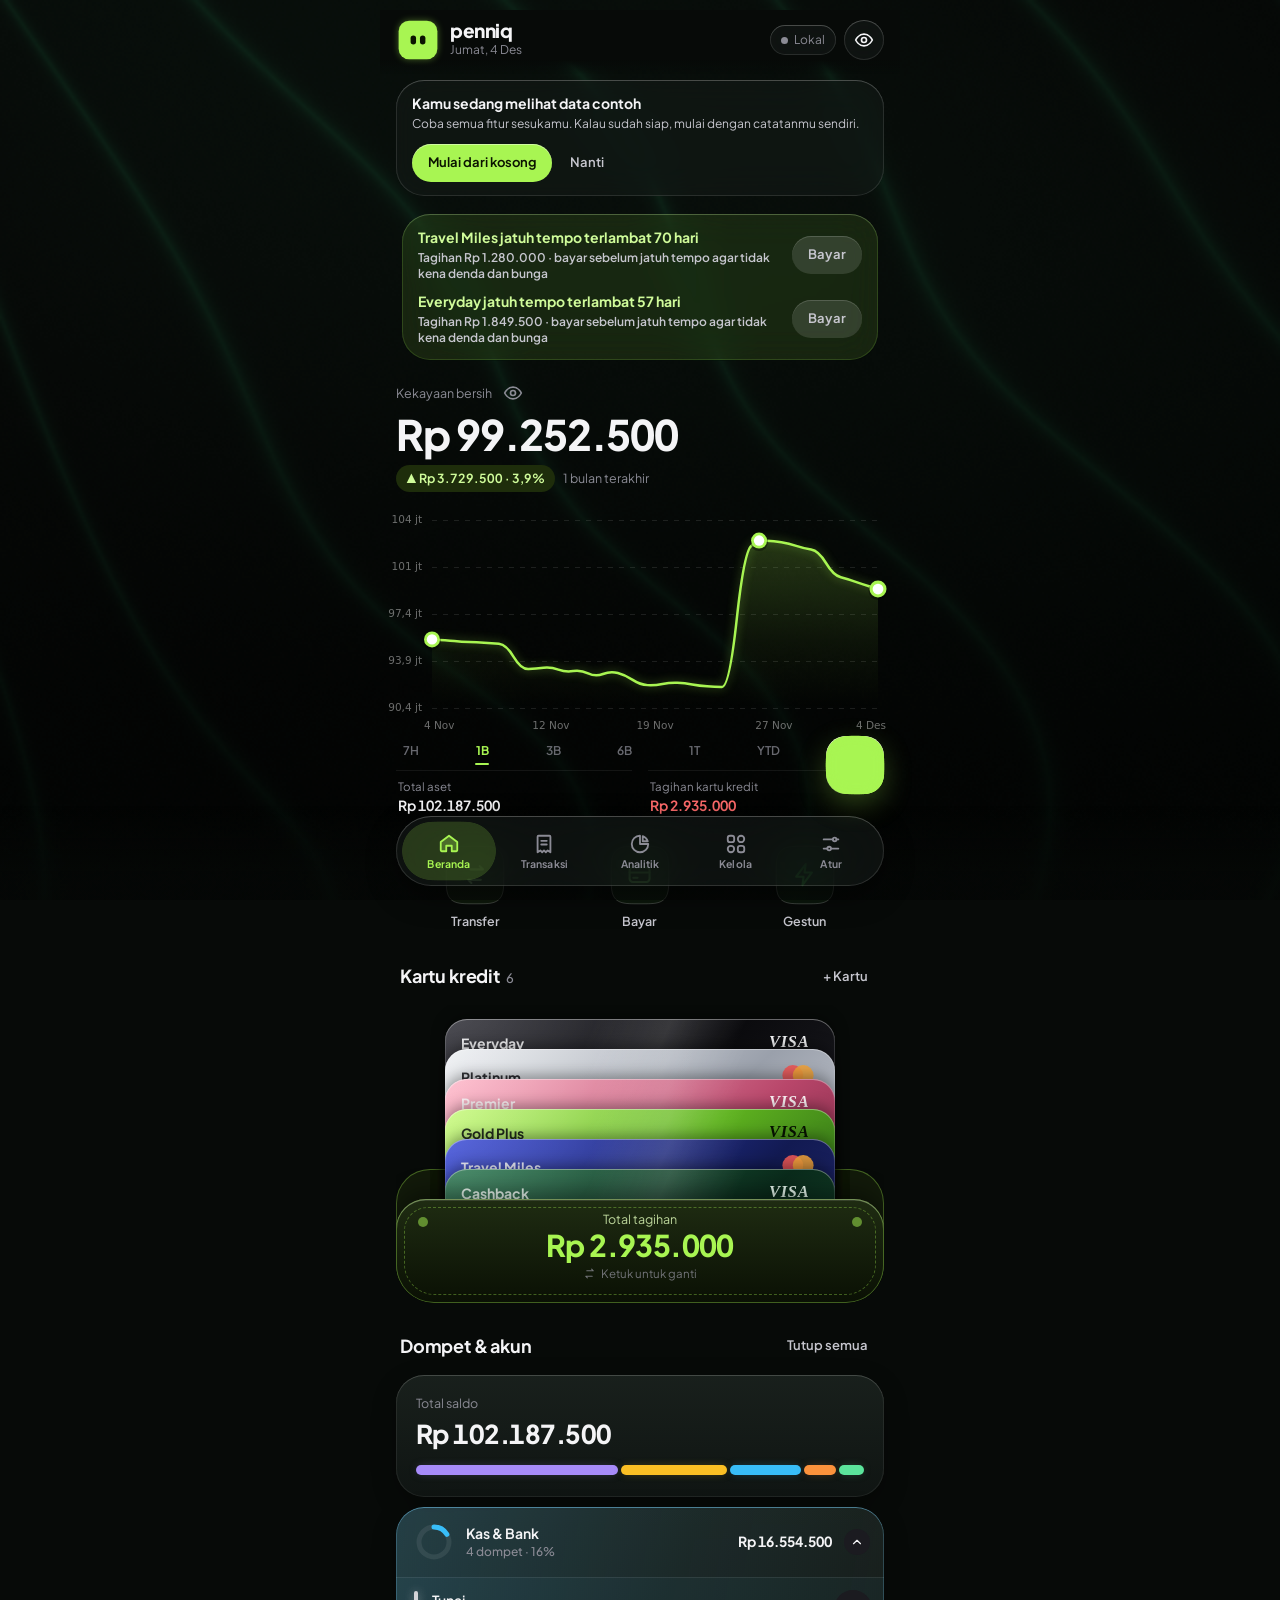
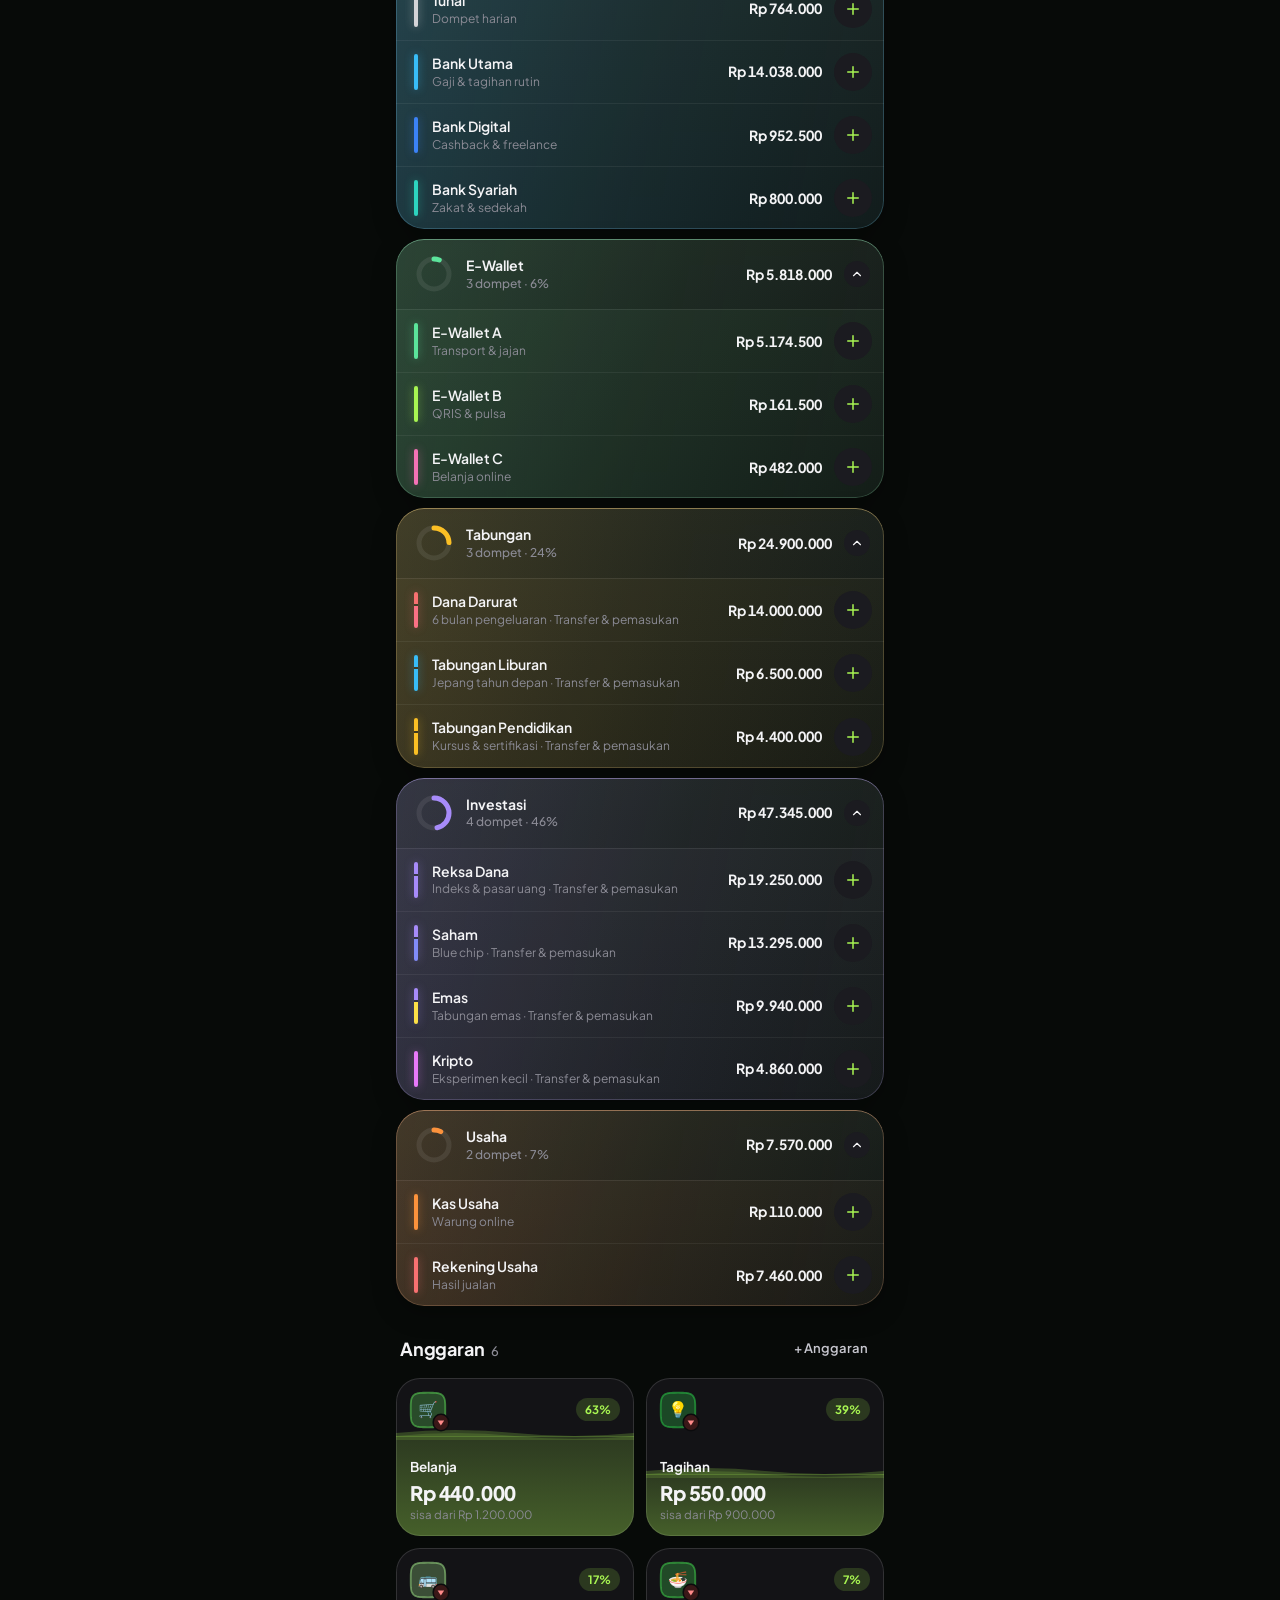
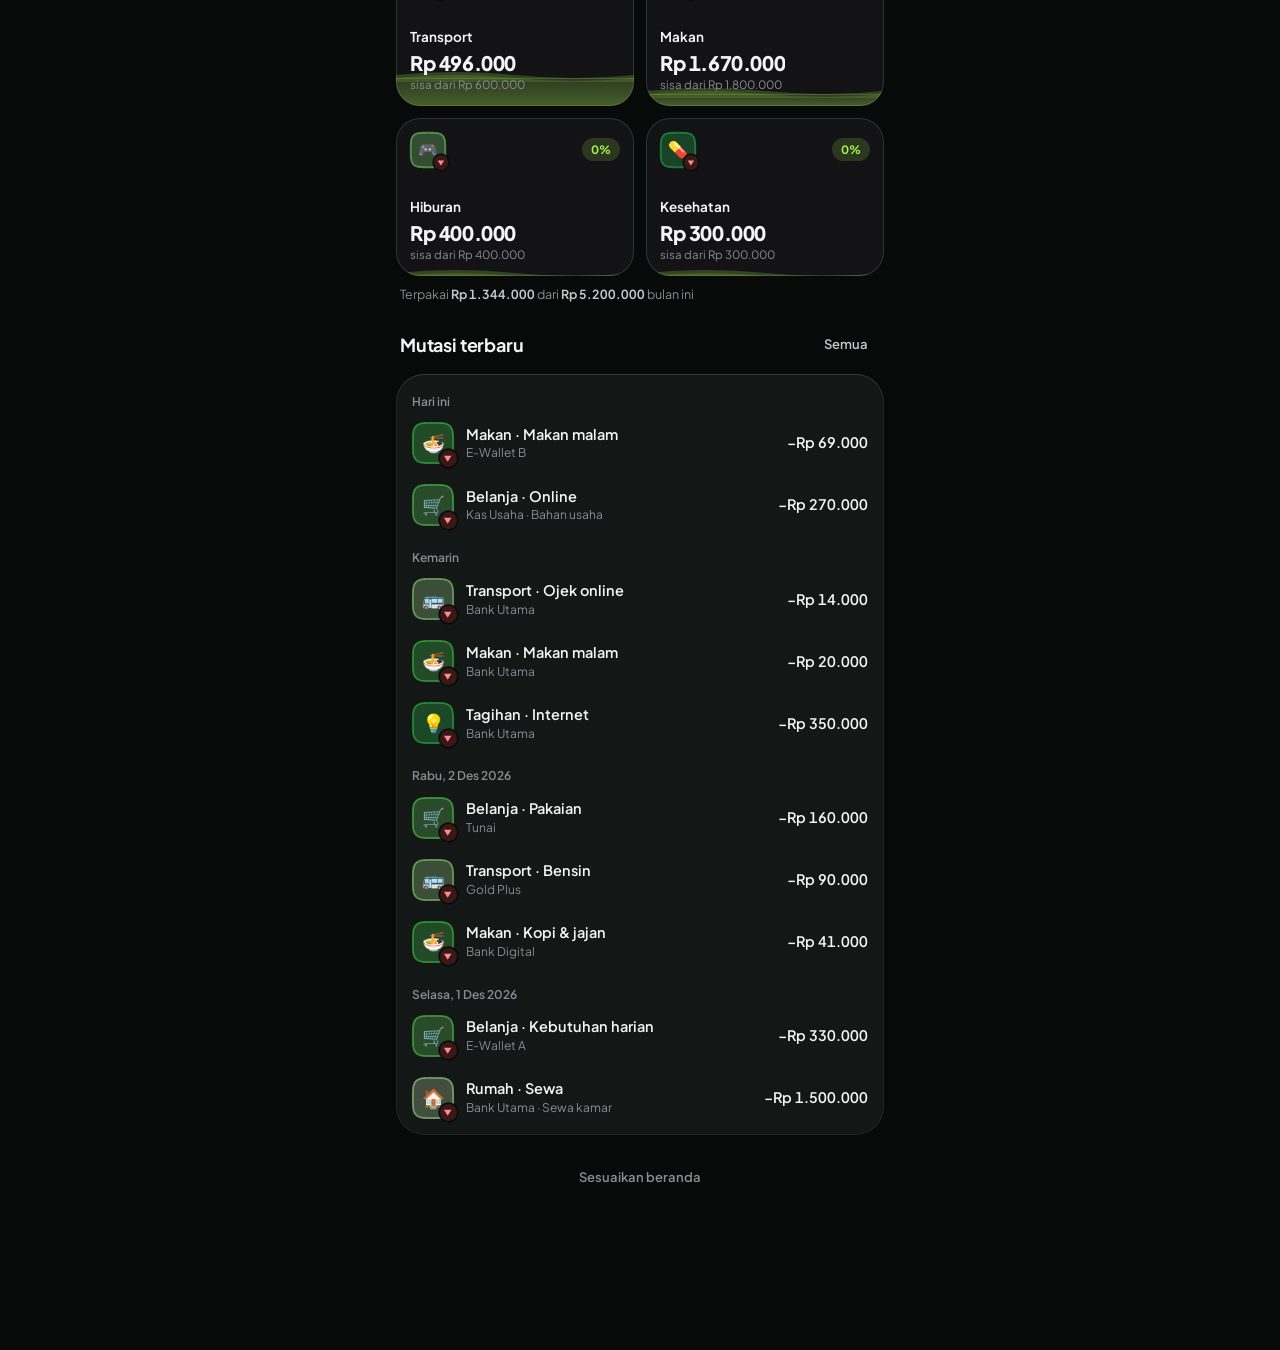
<file: index.html>
<!DOCTYPE html>
<html lang="id">
<head>
<meta charset="utf-8">
<meta name="viewport" content="width=device-width,initial-scale=1,viewport-fit=cover">
<meta name="theme-color" content="#070A08">
<meta name="color-scheme" content="dark">
<link rel="manifest" href="manifest.json">
<link rel="icon" type="image/png" href="assets/logo/penniq-ikon-192.png">
<link rel="apple-touch-icon" href="assets/logo/penniq-ikon-192.png">
<meta name="mobile-web-app-capable" content="yes">
<meta name="apple-mobile-web-app-capable" content="yes">
<meta name="apple-mobile-web-app-status-bar-style" content="black-translucent">
<meta name="apple-mobile-web-app-title" content="penniq">
<title>penniq</title>
<link rel="preconnect" href="https://fonts.googleapis.com">
<link rel="preconnect" href="https://fonts.gstatic.com" crossorigin>
<link href="https://fonts.googleapis.com/css2?family=Plus+Jakarta+Sans:wght@400;500;600;700;800&display=swap" rel="stylesheet">
<link rel="stylesheet" href="app.css">
</head>
<body>
<div class="aurora" aria-hidden="true"><canvas id="bg"></canvas></div>
<div class="app">
  <header class="top">
    <div class="brand"><span id="mascot"></span><div class="brand-t" id="brand"></div></div>
    <div class="top-r">
      <span id="sync" class="sync s-local" title="Status penyimpanan" data-action="sync-tap"><i></i><em style="font-style:normal">Lokal</em></span>
      <button class="ibtn" id="eyeBtn" data-action="privacy" aria-label="Mode privasi"></button>
    </div>
  </header>
  <main id="view"></main>
</div>
<div class="fab-bd" id="fabBd" data-action="fab"></div>
<div class="dock" id="dock"><div class="dock-in">
  <nav class="tbar" aria-label="Navigasi">
    <button class="nv" data-action="nav" data-arg="home" data-nav="home"><svg width="22" height="22" viewBox="0 0 24 24" fill="none" stroke="currentColor" stroke-width="2" stroke-linecap="round" stroke-linejoin="round"><path d="M3 11l9-7 9 7v9a1 1 0 0 1-1 1h-5v-6H9v6H4a1 1 0 0 1-1-1z"/></svg><span>Beranda</span></button>
    <button class="nv" data-action="nav" data-arg="mut" data-nav="mut" aria-label="Transaksi"><svg width="22" height="22" viewBox="0 0 24 24" fill="none" stroke="currentColor" stroke-width="2" stroke-linecap="round" stroke-linejoin="round"><path d="M6 3h12a1 1 0 0 1 1 1v17l-3-2-2 2-2-2-2 2-2-2-3 2V4a1 1 0 0 1 1-1z"/><path d="M9 8.5h6M9 12.5h6"/></svg><span>Transaksi</span></button>
    <button class="nv" data-action="nav" data-arg="an" data-nav="an"><svg width="22" height="22" viewBox="0 0 24 24" fill="none" stroke="currentColor" stroke-width="2" stroke-linecap="round" stroke-linejoin="round"><path d="M21 12A9 9 0 1 1 12 3v9z"/><path d="M15 3.5A9 9 0 0 1 20.5 9H15z"/></svg><span>Analitik</span></button>
    <button class="nv" data-action="nav" data-arg="manage" data-nav="manage"><svg width="22" height="22" viewBox="0 0 24 24" fill="none" stroke="currentColor" stroke-width="2" stroke-linecap="round" stroke-linejoin="round"><rect x="3" y="3" width="7" height="7" rx="2.5"/><rect x="14" y="3" width="7" height="7" rx="3.5"/><rect x="3" y="14" width="7" height="7" rx="3.5"/><rect x="14" y="14" width="7" height="7" rx="2.5"/></svg><span>Kelola</span></button>
    <button class="nv" data-action="nav" data-arg="set" data-nav="set"><svg width="22" height="22" viewBox="0 0 24 24" fill="none" stroke="currentColor" stroke-width="2" stroke-linecap="round"><path d="M4 7h10M18 7h2M4 17h4M12 17h8"/><circle cx="16" cy="7" r="2"/><circle cx="10" cy="17" r="2"/></svg><span>Atur</span></button>
  </nav>
  <button class="fab" id="fabBtn" data-action="fab" aria-label="Tambah" aria-haspopup="menu" aria-expanded="false"><svg width="28" height="28" viewBox="0 0 24 24" fill="none" stroke="currentColor" stroke-width="2.6" stroke-linecap="round"><path d="M12 5v14M5 12h14"/></svg></button>
  <div class="fabm" id="fabm" role="menu" aria-label="Tambah">
    <button class="fm" role="menuitem" data-action="fab-go" data-arg="exp" style="--d:0"><span>Pengeluaran</span><i class="fmi neg"><svg width="22" height="22" viewBox="0 0 24 24" fill="none" stroke="currentColor" stroke-width="2.4" stroke-linecap="round" stroke-linejoin="round"><path d="M7 17L17 7M9 7h8v8"/></svg></i></button>
    <button class="fm" role="menuitem" data-action="fab-go" data-arg="inc" style="--d:1"><span>Pemasukan</span><i class="fmi pos"><svg width="22" height="22" viewBox="0 0 24 24" fill="none" stroke="currentColor" stroke-width="2.4" stroke-linecap="round" stroke-linejoin="round"><path d="M17 7L7 17M15 17H7V9"/></svg></i></button>
    <button class="fm" role="menuitem" data-action="fab-go" data-arg="xfer" style="--d:2"><span>Transfer</span><i class="fmi blu"><svg width="22" height="22" viewBox="0 0 24 24" fill="none" stroke="currentColor" stroke-width="2.4" stroke-linecap="round" stroke-linejoin="round"><path d="M4 8h14l-3-3M20 16H6l3 3"/></svg></i></button>
  </div>
</div></div>
<div id="sheet" class="sheet" hidden></div>
<div id="snack" class="snack" role="status"></div>

<script src="bg.js"></script>
<script src="app.js"></script>
</body>
</html>
</file>
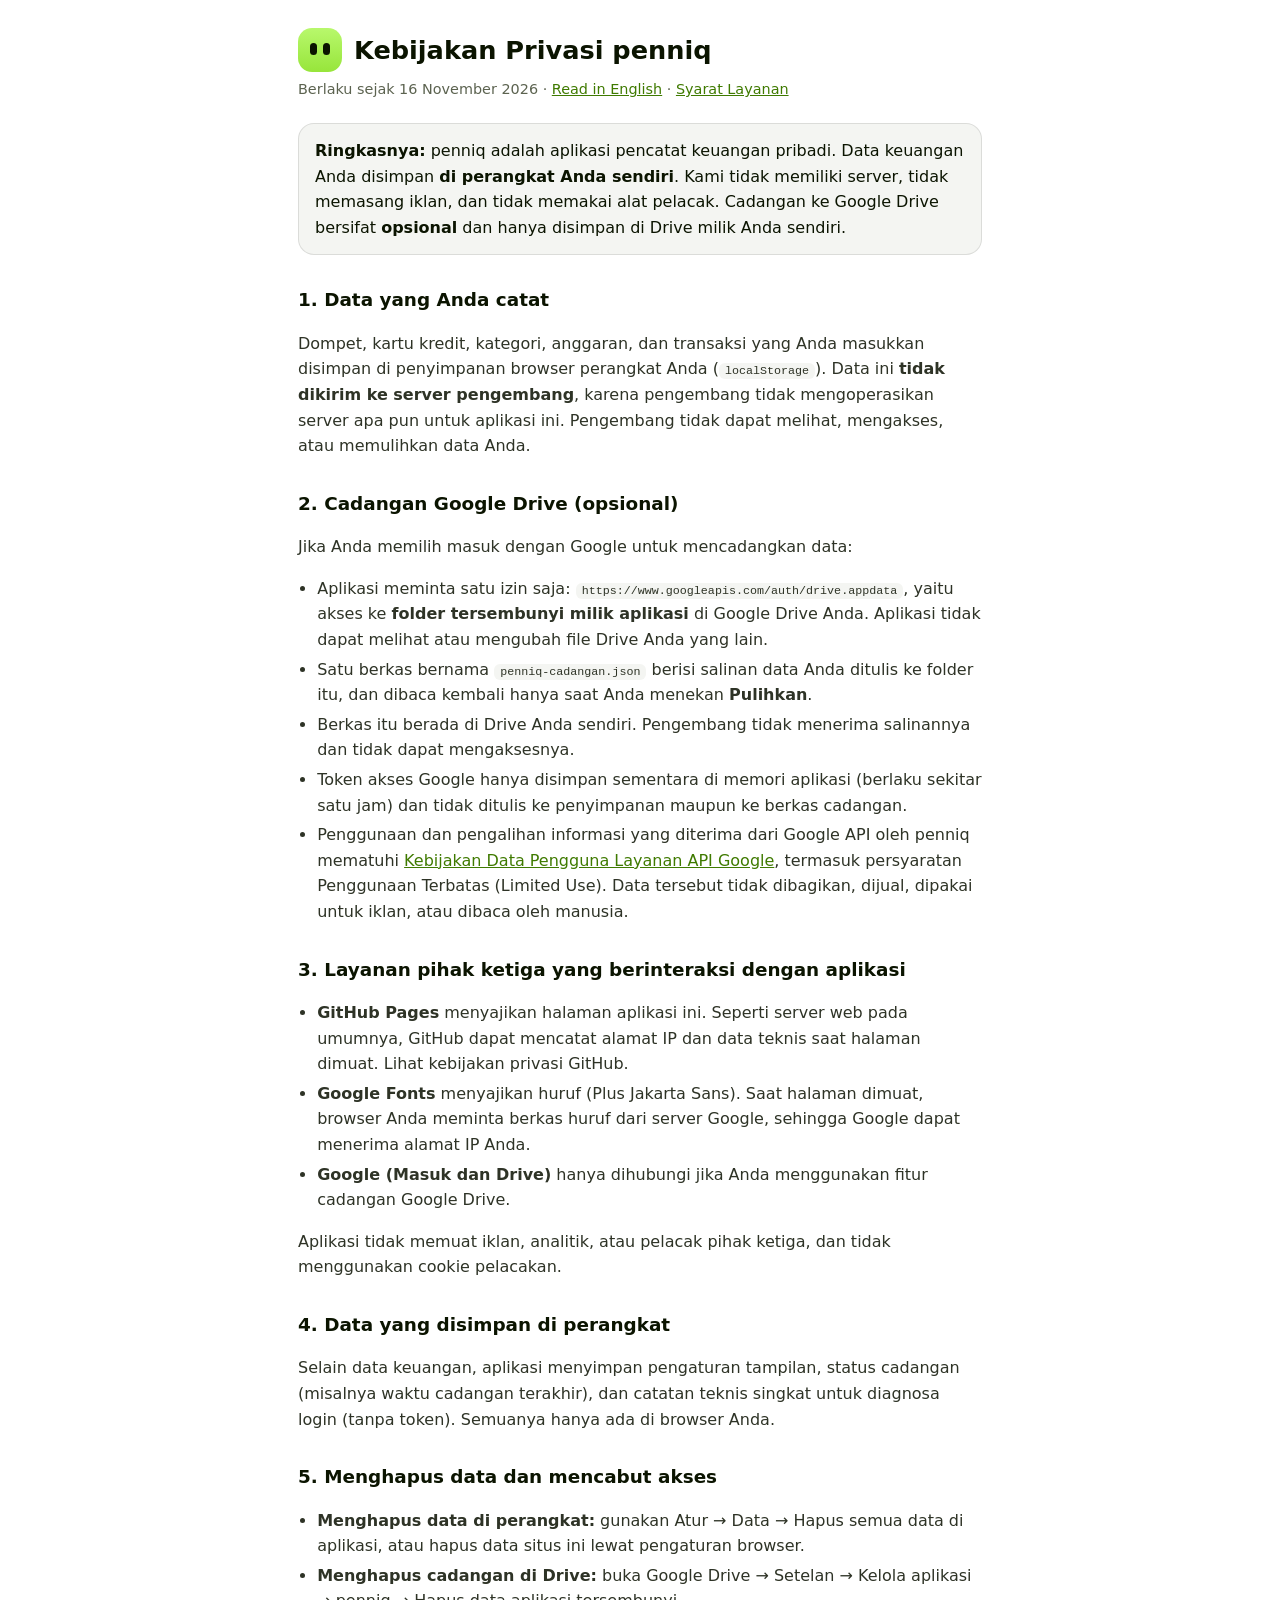
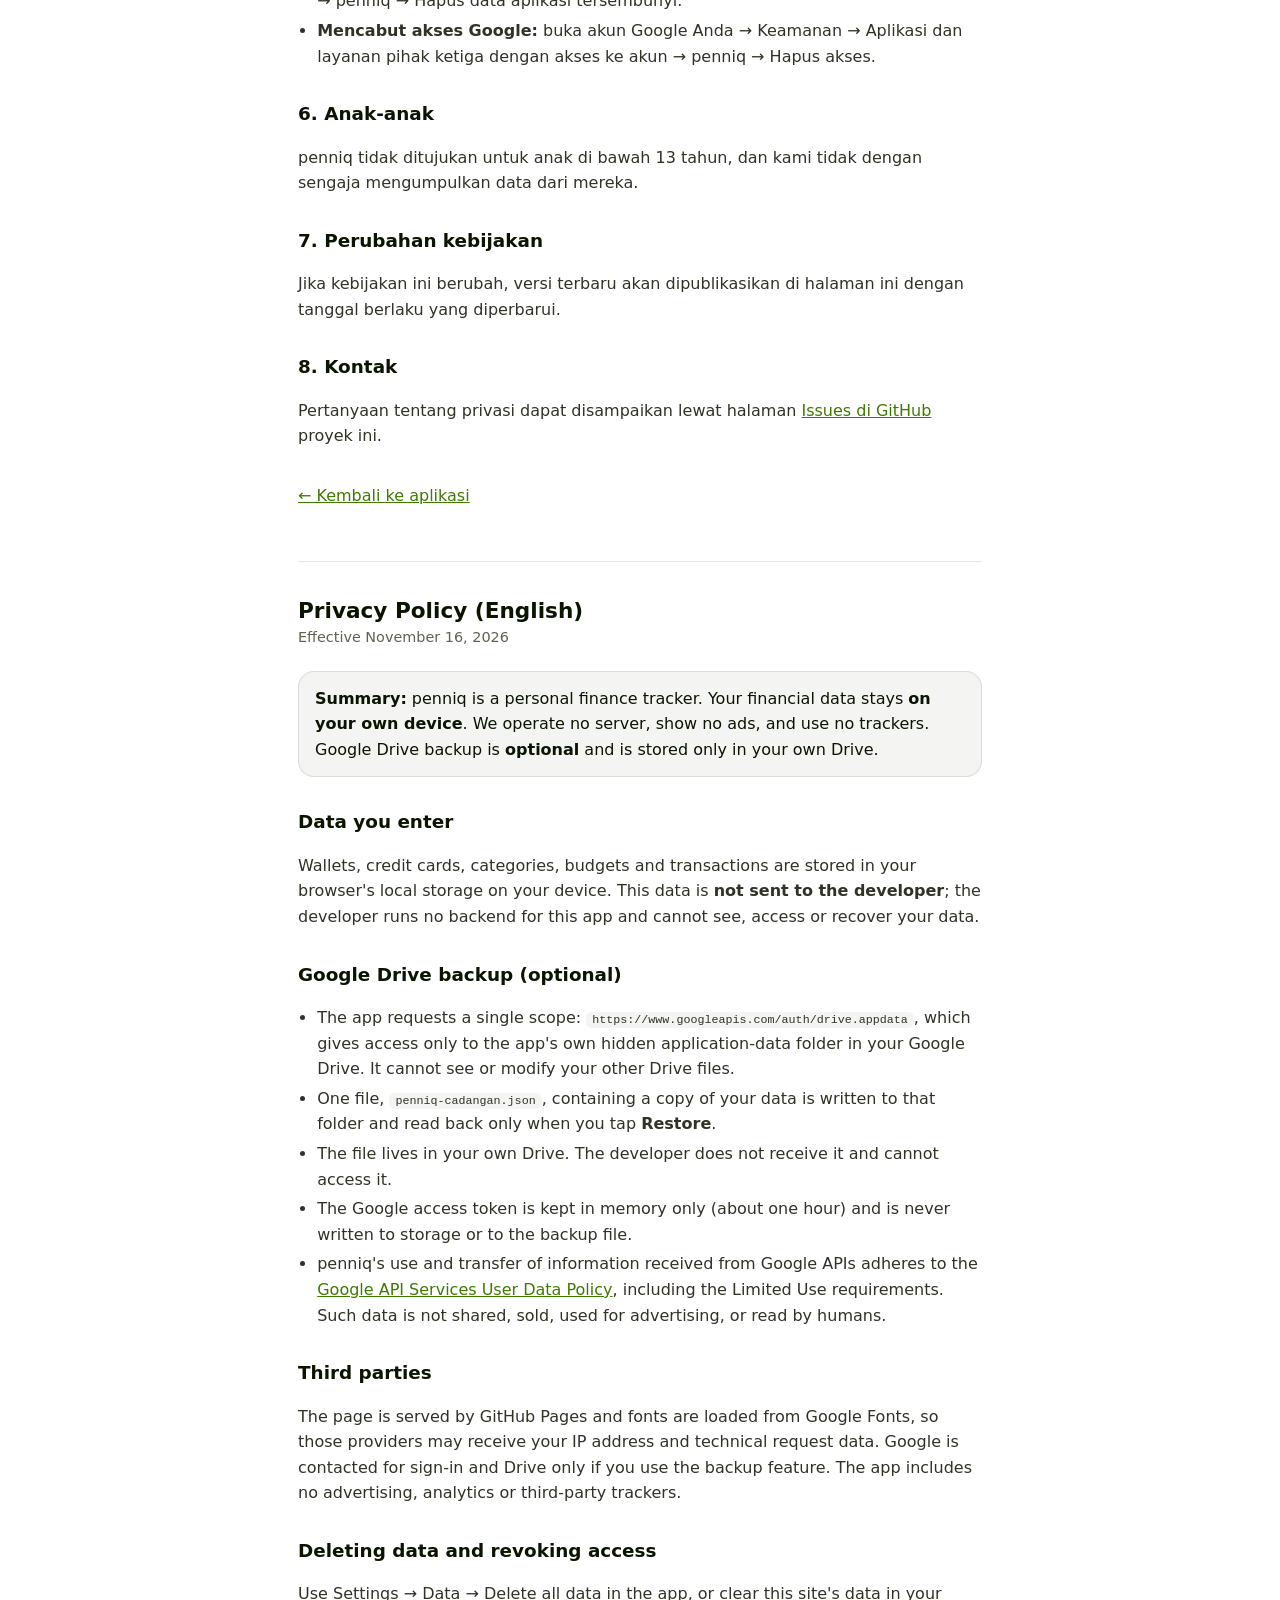
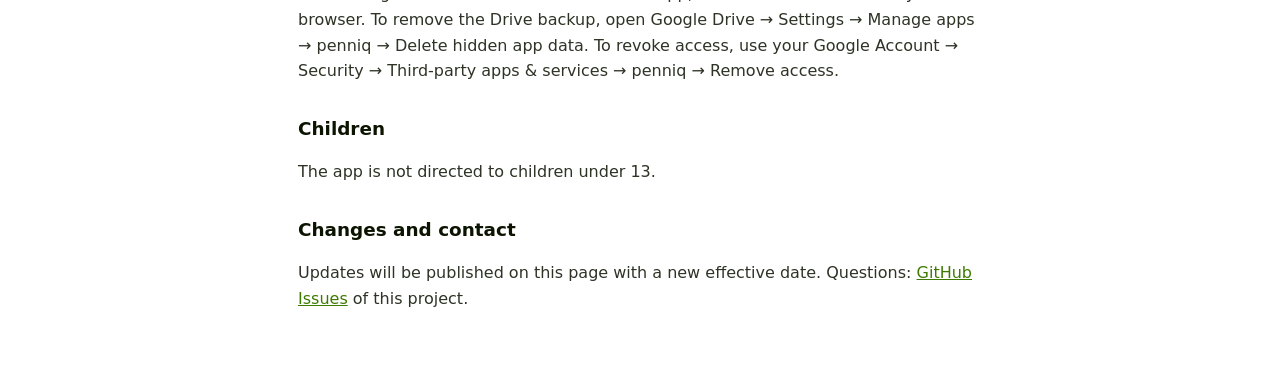
<file: privasi.html>
<!DOCTYPE html>
<html lang="id">
<head>
<meta charset="utf-8">
<meta name="viewport" content="width=device-width,initial-scale=1">
<meta name="theme-color" content="#000000">
<title>Kebijakan Privasi · penniq</title>
<style>
:root{--bg:#000;--s2:#131316;--line:rgba(255,255,255,.09);--tx:#F4F4F6;--tx2:#C6C6CE;--mute:#9A9AA5;--acc:#A8F552}
@media (prefers-color-scheme:light){:root{--bg:#fff;--s2:#F4F5F2;--line:rgba(0,0,0,.1);--tx:#0B1400;--tx2:#2E3326;--mute:#5C6350;--acc:#3F7A00}}
*{box-sizing:border-box}
html,body{margin:0;background:var(--bg);color:var(--tx);font-family:system-ui,-apple-system,"Segoe UI",Roboto,Arial,sans-serif;line-height:1.6;-webkit-font-smoothing:antialiased}
main{max-width:720px;margin:0 auto;padding:28px 18px 64px}
header{display:flex;align-items:center;gap:12px;margin-bottom:6px}
.logo{width:44px;height:44px;border-radius:14px;background:linear-gradient(#B8F86C,#97E53B);display:grid;place-items:center;flex:none}
.logo i{display:block;width:7px;height:12px;border-radius:4px;background:#0B1400;margin:0 3px;transform:translateY(-1px)}
.logo span{display:flex}
h1{font-size:1.6rem;line-height:1.2;margin:0}
.meta{color:var(--mute);font-size:.9rem;margin:2px 0 22px}
h2{font-size:1.15rem;margin:30px 0 8px}
p,li{color:var(--tx2)}
ul{padding-left:1.2rem}li{margin:4px 0}
.box{background:var(--s2);border:1px solid var(--line);border-radius:16px;padding:14px 16px;margin:14px 0}
a{color:var(--acc)}
hr{border:0;border-top:1px solid var(--line);margin:36px 0}
code{background:var(--s2);border-radius:6px;padding:1px 6px;font-size:.9em}
.back{display:inline-block;margin-top:18px}
</style>
</head>
<body>
<main>
<header>
  <div class="logo" aria-hidden="true"><span><i></i><i></i></span></div>
  <h1>Kebijakan Privasi penniq</h1>
</header>
<p class="meta">Berlaku sejak 16 November 2026 · <a href="#english">Read in English</a> · <a href="syarat.html">Syarat Layanan</a></p>

<div class="box">
  <b>Ringkasnya:</b> penniq adalah aplikasi pencatat keuangan pribadi. Data keuangan Anda disimpan <b>di perangkat Anda sendiri</b>. Kami tidak memiliki server, tidak memasang iklan, dan tidak memakai alat pelacak. Cadangan ke Google Drive bersifat <b>opsional</b> dan hanya disimpan di Drive milik Anda sendiri.
</div>

<h2>1. Data yang Anda catat</h2>
<p>Dompet, kartu kredit, kategori, anggaran, dan transaksi yang Anda masukkan disimpan di penyimpanan browser perangkat Anda (<code>localStorage</code>). Data ini <b>tidak dikirim ke server pengembang</b>, karena pengembang tidak mengoperasikan server apa pun untuk aplikasi ini. Pengembang tidak dapat melihat, mengakses, atau memulihkan data Anda.</p>

<h2>2. Cadangan Google Drive (opsional)</h2>
<p>Jika Anda memilih masuk dengan Google untuk mencadangkan data:</p>
<ul>
  <li>Aplikasi meminta satu izin saja: <code>https://www.googleapis.com/auth/drive.appdata</code>, yaitu akses ke <b>folder tersembunyi milik aplikasi</b> di Google Drive Anda. Aplikasi tidak dapat melihat atau mengubah file Drive Anda yang lain.</li>
  <li>Satu berkas bernama <code>penniq-cadangan.json</code> berisi salinan data Anda ditulis ke folder itu, dan dibaca kembali hanya saat Anda menekan <b>Pulihkan</b>.</li>
  <li>Berkas itu berada di Drive Anda sendiri. Pengembang tidak menerima salinannya dan tidak dapat mengaksesnya.</li>
  <li>Token akses Google hanya disimpan sementara di memori aplikasi (berlaku sekitar satu jam) dan tidak ditulis ke penyimpanan maupun ke berkas cadangan.</li>
  <li>Penggunaan dan pengalihan informasi yang diterima dari Google API oleh penniq mematuhi <a href="https://developers.google.com/terms/api-services-user-data-policy" rel="noopener">Kebijakan Data Pengguna Layanan API Google</a>, termasuk persyaratan Penggunaan Terbatas (Limited Use). Data tersebut tidak dibagikan, dijual, dipakai untuk iklan, atau dibaca oleh manusia.</li>
</ul>

<h2>3. Layanan pihak ketiga yang berinteraksi dengan aplikasi</h2>
<ul>
  <li><b>GitHub Pages</b> menyajikan halaman aplikasi ini. Seperti server web pada umumnya, GitHub dapat mencatat alamat IP dan data teknis saat halaman dimuat. Lihat kebijakan privasi GitHub.</li>
  <li><b>Google Fonts</b> menyajikan huruf (Plus Jakarta Sans). Saat halaman dimuat, browser Anda meminta berkas huruf dari server Google, sehingga Google dapat menerima alamat IP Anda.</li>
  <li><b>Google (Masuk dan Drive)</b> hanya dihubungi jika Anda menggunakan fitur cadangan Google Drive.</li>
</ul>
<p>Aplikasi tidak memuat iklan, analitik, atau pelacak pihak ketiga, dan tidak menggunakan cookie pelacakan.</p>

<h2>4. Data yang disimpan di perangkat</h2>
<p>Selain data keuangan, aplikasi menyimpan pengaturan tampilan, status cadangan (misalnya waktu cadangan terakhir), dan catatan teknis singkat untuk diagnosa login (tanpa token). Semuanya hanya ada di browser Anda.</p>

<h2>5. Menghapus data dan mencabut akses</h2>
<ul>
  <li><b>Menghapus data di perangkat:</b> gunakan Atur → Data → Hapus semua data di aplikasi, atau hapus data situs ini lewat pengaturan browser.</li>
  <li><b>Menghapus cadangan di Drive:</b> buka Google Drive → Setelan → Kelola aplikasi → penniq → Hapus data aplikasi tersembunyi.</li>
  <li><b>Mencabut akses Google:</b> buka akun Google Anda → Keamanan → Aplikasi dan layanan pihak ketiga dengan akses ke akun → penniq → Hapus akses.</li>
</ul>

<h2>6. Anak-anak</h2>
<p>penniq tidak ditujukan untuk anak di bawah 13 tahun, dan kami tidak dengan sengaja mengumpulkan data dari mereka.</p>

<h2>7. Perubahan kebijakan</h2>
<p>Jika kebijakan ini berubah, versi terbaru akan dipublikasikan di halaman ini dengan tanggal berlaku yang diperbarui.</p>

<h2>8. Kontak</h2>
<p>Pertanyaan tentang privasi dapat disampaikan lewat halaman <a href="https://github.com/lyzzalumban-creator/Catu/issues" rel="noopener">Issues di GitHub</a> proyek ini.</p>

<p class="back"><a href="./">← Kembali ke aplikasi</a></p>

<hr>

<section id="english" lang="en">
<h1 style="font-size:1.35rem">Privacy Policy (English)</h1>
<p class="meta">Effective November 16, 2026</p>
<div class="box">
  <b>Summary:</b> penniq is a personal finance tracker. Your financial data stays <b>on your own device</b>. We operate no server, show no ads, and use no trackers. Google Drive backup is <b>optional</b> and is stored only in your own Drive.
</div>
<h2>Data you enter</h2>
<p>Wallets, credit cards, categories, budgets and transactions are stored in your browser's local storage on your device. This data is <b>not sent to the developer</b>; the developer runs no backend for this app and cannot see, access or recover your data.</p>
<h2>Google Drive backup (optional)</h2>
<ul>
  <li>The app requests a single scope: <code>https://www.googleapis.com/auth/drive.appdata</code>, which gives access only to the app's own hidden application-data folder in your Google Drive. It cannot see or modify your other Drive files.</li>
  <li>One file, <code>penniq-cadangan.json</code>, containing a copy of your data is written to that folder and read back only when you tap <b>Restore</b>.</li>
  <li>The file lives in your own Drive. The developer does not receive it and cannot access it.</li>
  <li>The Google access token is kept in memory only (about one hour) and is never written to storage or to the backup file.</li>
  <li>penniq's use and transfer of information received from Google APIs adheres to the <a href="https://developers.google.com/terms/api-services-user-data-policy" rel="noopener">Google API Services User Data Policy</a>, including the Limited Use requirements. Such data is not shared, sold, used for advertising, or read by humans.</li>
</ul>
<h2>Third parties</h2>
<p>The page is served by GitHub Pages and fonts are loaded from Google Fonts, so those providers may receive your IP address and technical request data. Google is contacted for sign-in and Drive only if you use the backup feature. The app includes no advertising, analytics or third-party trackers.</p>
<h2>Deleting data and revoking access</h2>
<p>Use Settings → Data → Delete all data in the app, or clear this site's data in your browser. To remove the Drive backup, open Google Drive → Settings → Manage apps → penniq → Delete hidden app data. To revoke access, use your Google Account → Security → Third-party apps &amp; services → penniq → Remove access.</p>
<h2>Children</h2>
<p>The app is not directed to children under 13.</p>
<h2>Changes and contact</h2>
<p>Updates will be published on this page with a new effective date. Questions: <a href="https://github.com/lyzzalumban-creator/Catu/issues" rel="noopener">GitHub Issues</a> of this project.</p>
</section>
</main>
</body>
</html>
</file>
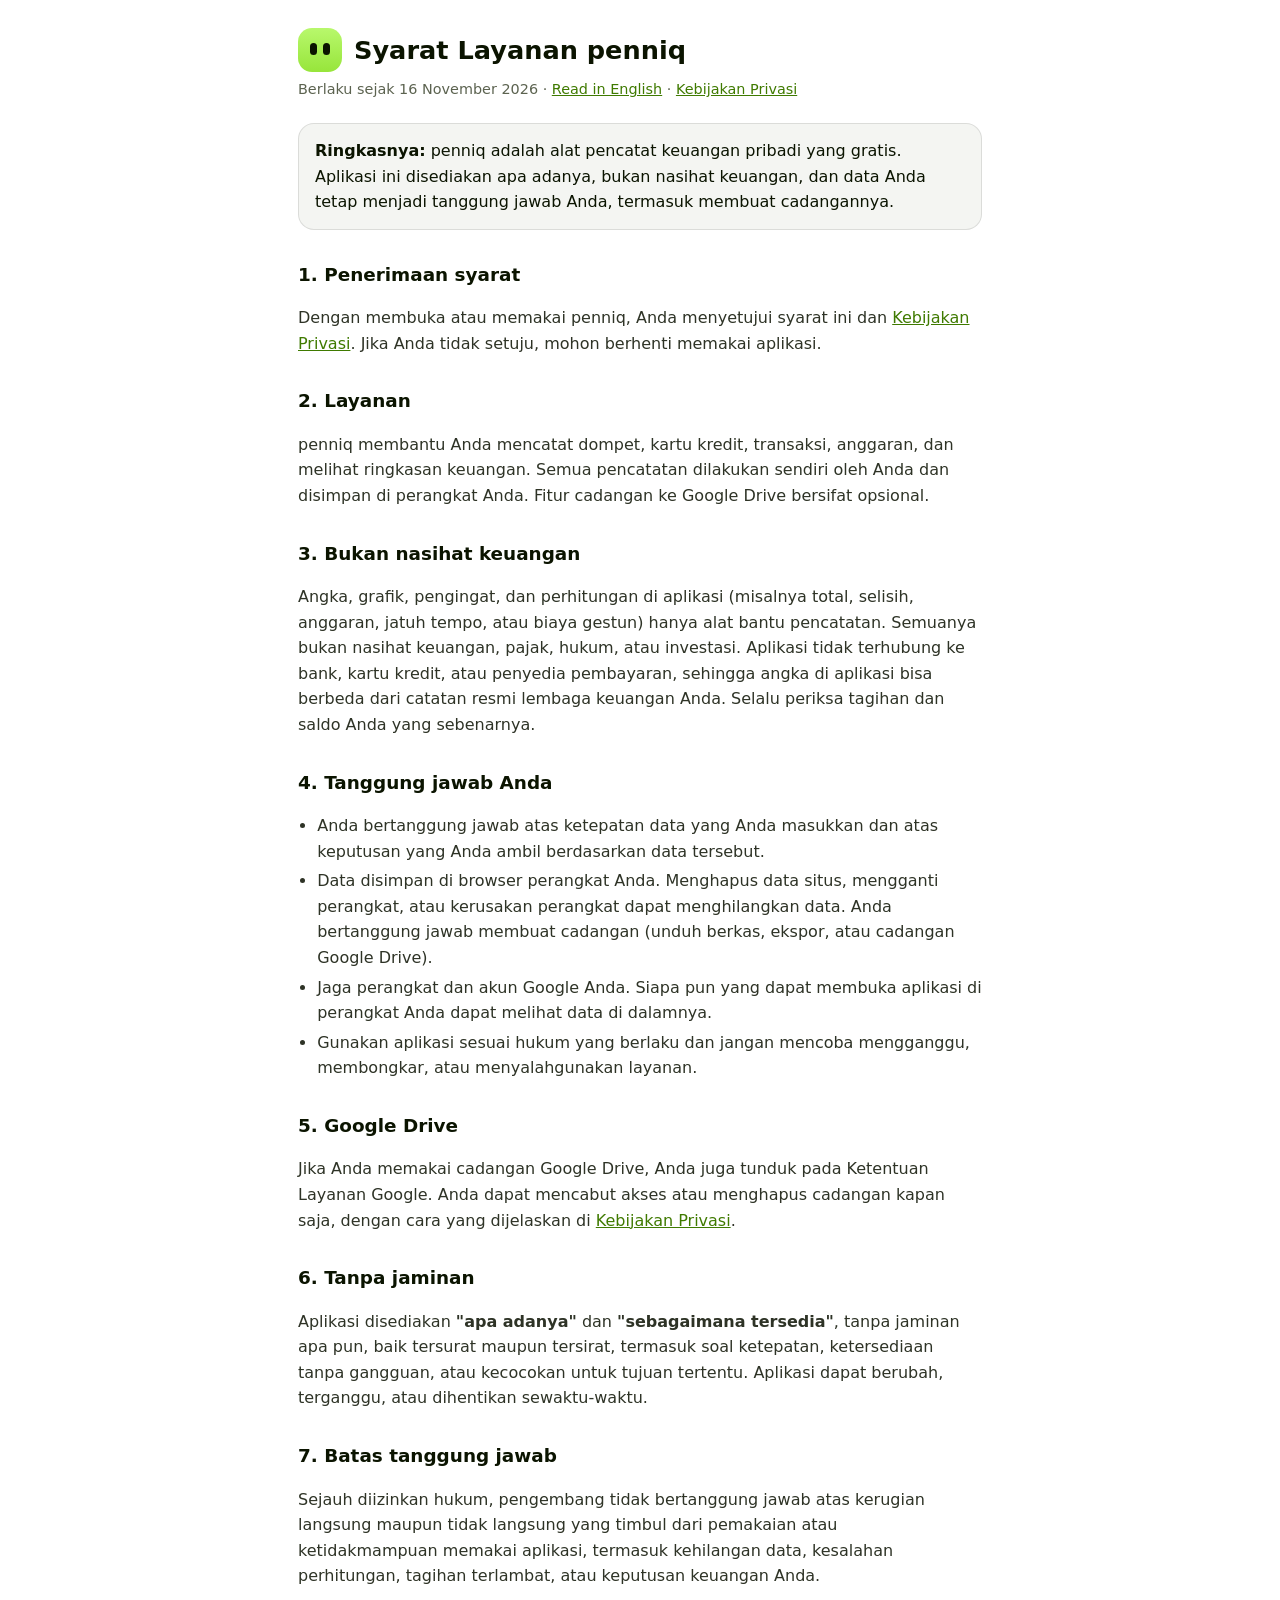
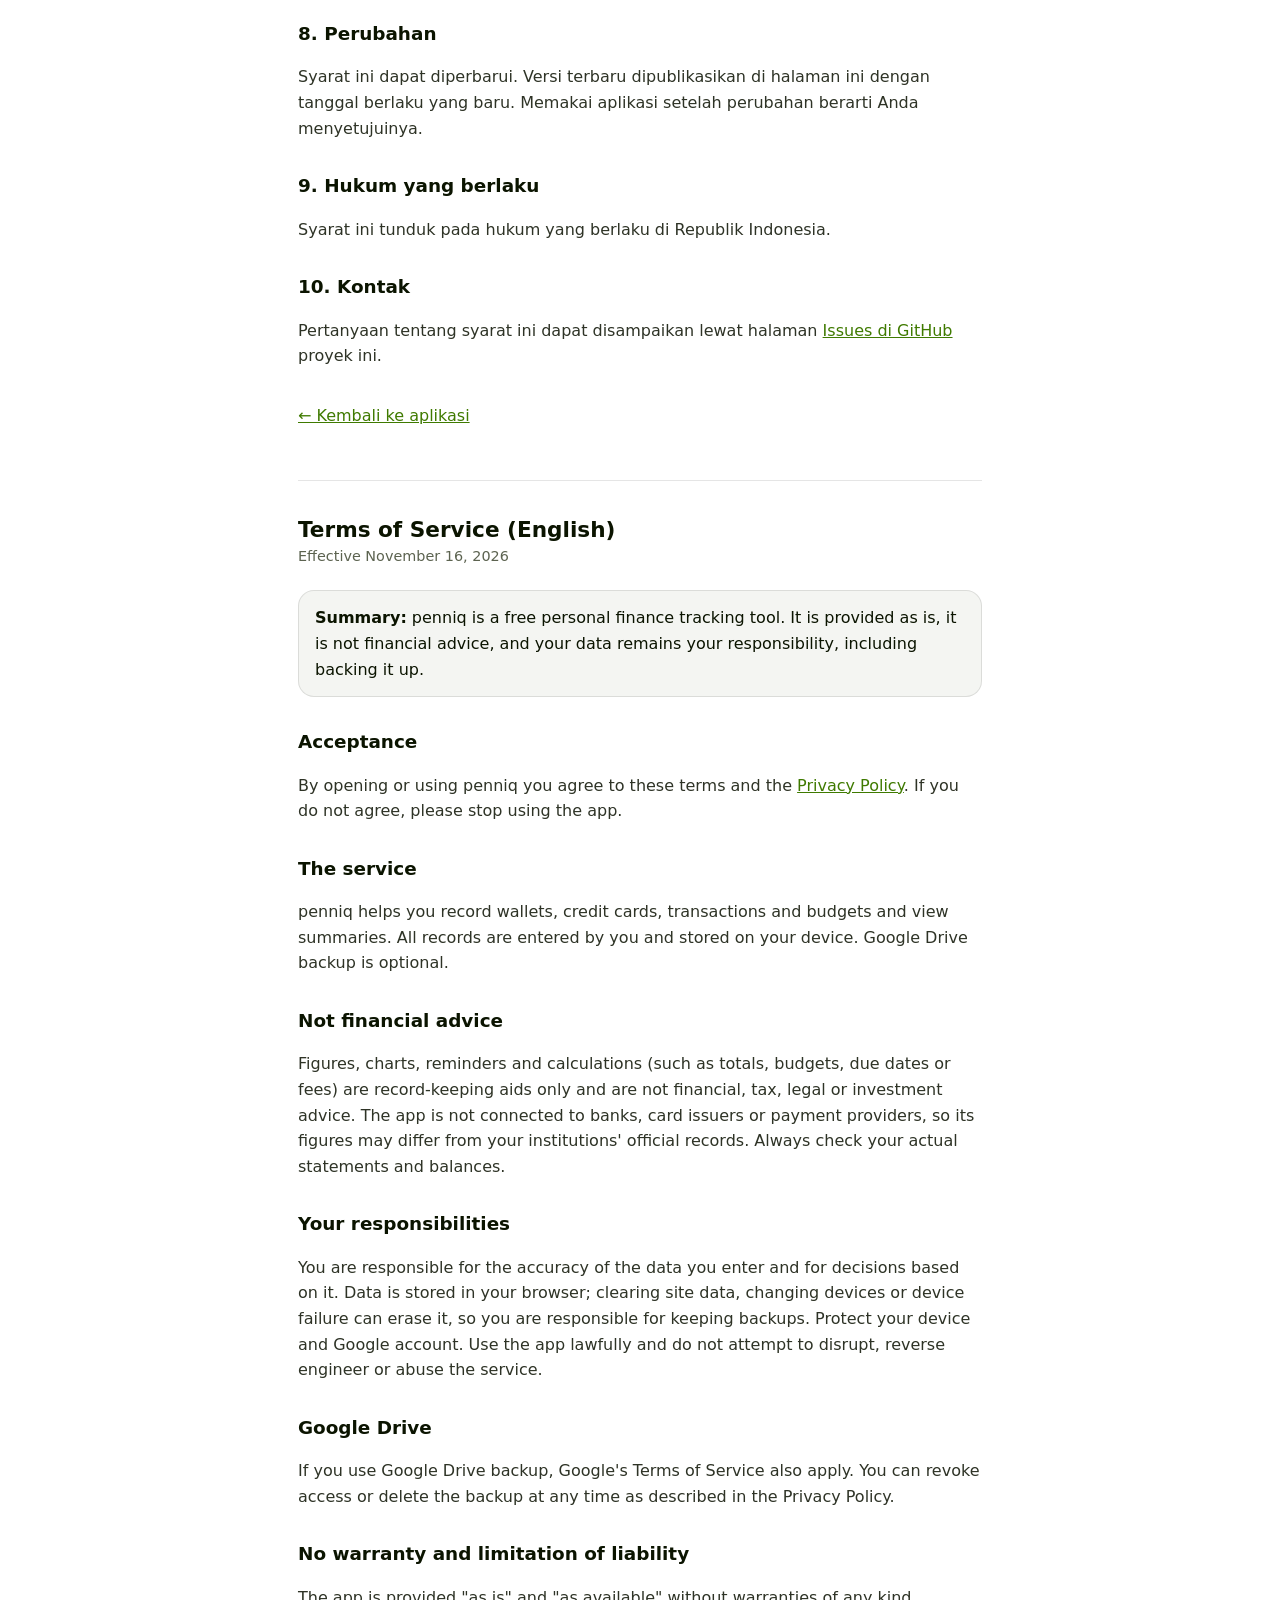
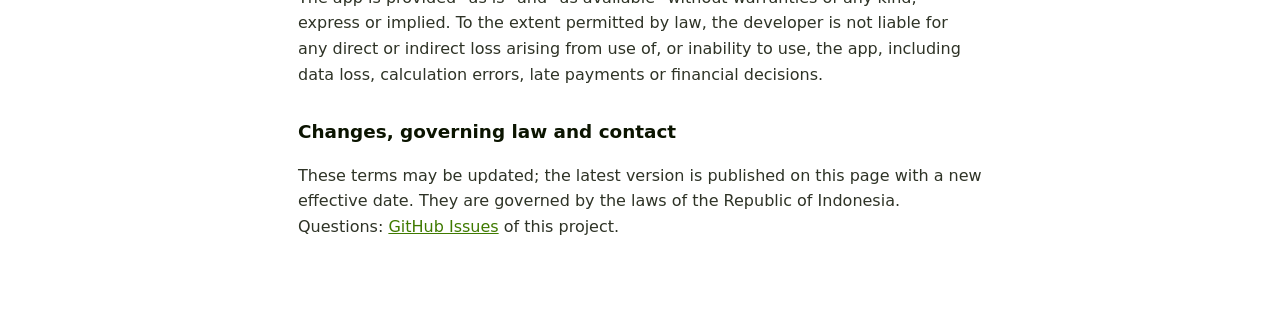
<file: syarat.html>
<!DOCTYPE html>
<html lang="id">
<head>
<meta charset="utf-8">
<meta name="viewport" content="width=device-width,initial-scale=1">
<meta name="theme-color" content="#000000">
<title>Syarat Layanan · penniq</title>
<style>
:root{--bg:#000;--s2:#131316;--line:rgba(255,255,255,.09);--tx:#F4F4F6;--tx2:#C6C6CE;--mute:#9A9AA5;--acc:#A8F552}
@media (prefers-color-scheme:light){:root{--bg:#fff;--s2:#F4F5F2;--line:rgba(0,0,0,.1);--tx:#0B1400;--tx2:#2E3326;--mute:#5C6350;--acc:#3F7A00}}
*{box-sizing:border-box}
html,body{margin:0;background:var(--bg);color:var(--tx);font-family:system-ui,-apple-system,"Segoe UI",Roboto,Arial,sans-serif;line-height:1.6;-webkit-font-smoothing:antialiased}
main{max-width:720px;margin:0 auto;padding:28px 18px 64px}
header{display:flex;align-items:center;gap:12px;margin-bottom:6px}
.logo{width:44px;height:44px;border-radius:14px;background:linear-gradient(#B8F86C,#97E53B);display:grid;place-items:center;flex:none}
.logo i{display:block;width:7px;height:12px;border-radius:4px;background:#0B1400;margin:0 3px;transform:translateY(-1px)}
.logo span{display:flex}
h1{font-size:1.6rem;line-height:1.2;margin:0}
.meta{color:var(--mute);font-size:.9rem;margin:2px 0 22px}
h2{font-size:1.15rem;margin:30px 0 8px}
p,li{color:var(--tx2)}
ul{padding-left:1.2rem}li{margin:4px 0}
.box{background:var(--s2);border:1px solid var(--line);border-radius:16px;padding:14px 16px;margin:14px 0}
a{color:var(--acc)}
hr{border:0;border-top:1px solid var(--line);margin:36px 0}
code{background:var(--s2);border-radius:6px;padding:1px 6px;font-size:.9em}
.back{display:inline-block;margin-top:18px}
</style>
</head>
<body>
<main>
<header>
  <div class="logo" aria-hidden="true"><span><i></i><i></i></span></div>
  <h1>Syarat Layanan penniq</h1>
</header>
<p class="meta">Berlaku sejak 16 November 2026 · <a href="#english">Read in English</a> · <a href="privasi.html">Kebijakan Privasi</a></p>

<div class="box">
  <b>Ringkasnya:</b> penniq adalah alat pencatat keuangan pribadi yang gratis. Aplikasi ini disediakan apa adanya, bukan nasihat keuangan, dan data Anda tetap menjadi tanggung jawab Anda, termasuk membuat cadangannya.
</div>

<h2>1. Penerimaan syarat</h2>
<p>Dengan membuka atau memakai penniq, Anda menyetujui syarat ini dan <a href="privasi.html">Kebijakan Privasi</a>. Jika Anda tidak setuju, mohon berhenti memakai aplikasi.</p>

<h2>2. Layanan</h2>
<p>penniq membantu Anda mencatat dompet, kartu kredit, transaksi, anggaran, dan melihat ringkasan keuangan. Semua pencatatan dilakukan sendiri oleh Anda dan disimpan di perangkat Anda. Fitur cadangan ke Google Drive bersifat opsional.</p>

<h2>3. Bukan nasihat keuangan</h2>
<p>Angka, grafik, pengingat, dan perhitungan di aplikasi (misalnya total, selisih, anggaran, jatuh tempo, atau biaya gestun) hanya alat bantu pencatatan. Semuanya bukan nasihat keuangan, pajak, hukum, atau investasi. Aplikasi tidak terhubung ke bank, kartu kredit, atau penyedia pembayaran, sehingga angka di aplikasi bisa berbeda dari catatan resmi lembaga keuangan Anda. Selalu periksa tagihan dan saldo Anda yang sebenarnya.</p>

<h2>4. Tanggung jawab Anda</h2>
<ul>
  <li>Anda bertanggung jawab atas ketepatan data yang Anda masukkan dan atas keputusan yang Anda ambil berdasarkan data tersebut.</li>
  <li>Data disimpan di browser perangkat Anda. Menghapus data situs, mengganti perangkat, atau kerusakan perangkat dapat menghilangkan data. Anda bertanggung jawab membuat cadangan (unduh berkas, ekspor, atau cadangan Google Drive).</li>
  <li>Jaga perangkat dan akun Google Anda. Siapa pun yang dapat membuka aplikasi di perangkat Anda dapat melihat data di dalamnya.</li>
  <li>Gunakan aplikasi sesuai hukum yang berlaku dan jangan mencoba mengganggu, membongkar, atau menyalahgunakan layanan.</li>
</ul>

<h2>5. Google Drive</h2>
<p>Jika Anda memakai cadangan Google Drive, Anda juga tunduk pada Ketentuan Layanan Google. Anda dapat mencabut akses atau menghapus cadangan kapan saja, dengan cara yang dijelaskan di <a href="privasi.html">Kebijakan Privasi</a>.</p>

<h2>6. Tanpa jaminan</h2>
<p>Aplikasi disediakan <b>"apa adanya"</b> dan <b>"sebagaimana tersedia"</b>, tanpa jaminan apa pun, baik tersurat maupun tersirat, termasuk soal ketepatan, ketersediaan tanpa gangguan, atau kecocokan untuk tujuan tertentu. Aplikasi dapat berubah, terganggu, atau dihentikan sewaktu-waktu.</p>

<h2>7. Batas tanggung jawab</h2>
<p>Sejauh diizinkan hukum, pengembang tidak bertanggung jawab atas kerugian langsung maupun tidak langsung yang timbul dari pemakaian atau ketidakmampuan memakai aplikasi, termasuk kehilangan data, kesalahan perhitungan, tagihan terlambat, atau keputusan keuangan Anda.</p>

<h2>8. Perubahan</h2>
<p>Syarat ini dapat diperbarui. Versi terbaru dipublikasikan di halaman ini dengan tanggal berlaku yang baru. Memakai aplikasi setelah perubahan berarti Anda menyetujuinya.</p>

<h2>9. Hukum yang berlaku</h2>
<p>Syarat ini tunduk pada hukum yang berlaku di Republik Indonesia.</p>

<h2>10. Kontak</h2>
<p>Pertanyaan tentang syarat ini dapat disampaikan lewat halaman <a href="https://github.com/lyzzalumban-creator/Catu/issues" rel="noopener">Issues di GitHub</a> proyek ini.</p>

<p class="back"><a href="./">← Kembali ke aplikasi</a></p>

<hr>

<section id="english" lang="en">
<h1 style="font-size:1.35rem">Terms of Service (English)</h1>
<p class="meta">Effective November 16, 2026</p>
<div class="box">
  <b>Summary:</b> penniq is a free personal finance tracking tool. It is provided as is, it is not financial advice, and your data remains your responsibility, including backing it up.
</div>
<h2>Acceptance</h2>
<p>By opening or using penniq you agree to these terms and the <a href="privasi.html">Privacy Policy</a>. If you do not agree, please stop using the app.</p>
<h2>The service</h2>
<p>penniq helps you record wallets, credit cards, transactions and budgets and view summaries. All records are entered by you and stored on your device. Google Drive backup is optional.</p>
<h2>Not financial advice</h2>
<p>Figures, charts, reminders and calculations (such as totals, budgets, due dates or fees) are record-keeping aids only and are not financial, tax, legal or investment advice. The app is not connected to banks, card issuers or payment providers, so its figures may differ from your institutions' official records. Always check your actual statements and balances.</p>
<h2>Your responsibilities</h2>
<p>You are responsible for the accuracy of the data you enter and for decisions based on it. Data is stored in your browser; clearing site data, changing devices or device failure can erase it, so you are responsible for keeping backups. Protect your device and Google account. Use the app lawfully and do not attempt to disrupt, reverse engineer or abuse the service.</p>
<h2>Google Drive</h2>
<p>If you use Google Drive backup, Google's Terms of Service also apply. You can revoke access or delete the backup at any time as described in the Privacy Policy.</p>
<h2>No warranty and limitation of liability</h2>
<p>The app is provided "as is" and "as available" without warranties of any kind, express or implied. To the extent permitted by law, the developer is not liable for any direct or indirect loss arising from use of, or inability to use, the app, including data loss, calculation errors, late payments or financial decisions.</p>
<h2>Changes, governing law and contact</h2>
<p>These terms may be updated; the latest version is published on this page with a new effective date. They are governed by the laws of the Republic of Indonesia. Questions: <a href="https://github.com/lyzzalumban-creator/Catu/issues" rel="noopener">GitHub Issues</a> of this project.</p>
</section>
</main>
</body>
</html>
</file>
<file: app.css>
/* Arah: OKX Wallet (hitam pekat, saldo besar, daftar rapat) × Material 3 Expressive (bentuk organik, tombol bergrup, gerak pegas). Satu tema gelap. */
:root{
  --bg:#070A08;--s1:#0B0B0D;--s2:#131316;--s3:#1B1B20;--s4:#26262C;--line:rgba(255,255,255,.07);--line2:rgba(255,255,255,.13);
  --tx:#F4F4F6;--tx2:#C6C6CE;--mute:#8B8B95;
  --acc:#A8F552;--acc-ink:#0B1400;--accC:#1E2D0B;--onAccC:#CFFB9A;
  --neg:#FF6B6B;--negC:#2E1414;--warn:#F5B452;--warnC:#33250F;
  --r-sm:12px;--r-md:16px;--r-lg:20px;--r-xl:28px;--r-2xl:36px;
  --spring:cubic-bezier(.34,1.5,.64,1);--emph:cubic-bezier(.2,0,0,1);
  --sans:"Plus Jakarta Sans","Roboto Flex",Roboto,ui-sans-serif,system-ui,-apple-system,"Segoe UI","Helvetica Neue",Arial,sans-serif;
  color-scheme:dark;
}
*{box-sizing:border-box;-webkit-tap-highlight-color:transparent}
html,body{margin:0;overscroll-behavior-y:none;background:var(--bg);color:var(--tx);font-family:var(--sans);font-size:14px;line-height:1.35;-webkit-font-smoothing:antialiased}
body.lock{overflow:hidden}
/* Latar "sutra": pita hijau halus yang mengalir pelan (WebGL di bg.js). Tanpa WebGL tampil gradasi statis. */
.aurora{position:fixed;inset:0;z-index:0;overflow:hidden;pointer-events:none;background:radial-gradient(120% 70% at 30% 0%,#10281A 0,var(--bg) 70%)}
.aurora canvas{position:absolute;inset:0;width:100%;height:100%;display:block;opacity:0;transition:opacity 1.6s ease}
.aurora canvas.on{opacity:1}
button{font:inherit;color:inherit;cursor:pointer;border:0;background:none;padding:0}
button:focus-visible,input:focus-visible,select:focus-visible,textarea:focus-visible{outline:2px solid var(--acc);outline-offset:2px}
[hidden]{display:none!important}
.num{font-variant-numeric:tabular-nums;white-space:nowrap}
.pos{color:var(--acc)}.neg{color:var(--neg)}.warnc{color:var(--warn)}.mute{color:var(--mute)}
.lbl{font-size:12.5px;color:var(--mute)}
.app{position:relative;z-index:1;max-width:520px;margin:0 auto;padding:max(10px,env(safe-area-inset-top)) 16px 148px}

/* header */
.top{position:sticky;top:0;z-index:35;display:flex;align-items:center;justify-content:space-between;margin:0 -16px 6px;padding:8px 16px 12px;background:linear-gradient(to bottom,#070A08 78%,rgba(7,10,8,0))}
.brand{display:flex;align-items:center;gap:10px}
.brand .shi b{font-weight:900;font-size:14px}
.brand-t b{display:block;font-weight:800;letter-spacing:-.02em;font-size:19px;line-height:1.05}
.brand-t{transition:opacity .18s}.brand:has(.eyt-say[data-on]) .brand-t{opacity:0}
.brand-t small{display:block;color:var(--mute);font-size:12px;margin-top:1px}
.top-r{display:flex;gap:8px;align-items:center}
.sync{display:flex;align-items:center;gap:6px;font-size:12px;color:var(--mute);background:var(--s2);border-radius:99px;padding:7px 11px}
.sync i{width:7px;height:7px;border-radius:50%;background:var(--mute)}
.sync.s-online i{background:var(--acc);box-shadow:0 0 8px var(--acc)}
.sync.s-saving i{background:var(--warn)}.sync.s-err i{background:var(--neg)}
.sync.s-gdok i{background:var(--acc);box-shadow:0 0 8px var(--acc)}.sync.s-gdsave i,.sync.s-gdneed i{background:var(--warn)}.sync.s-gderr i{background:var(--neg)}
#sync[data-action]{cursor:pointer}
.ibtn{width:40px;height:40px;border-radius:50%;background:var(--s2);display:grid;place-items:center;transition:border-radius .35s var(--spring),background .2s}
.ibtn:active{border-radius:12px;background:var(--s3)}
.ibtn.sm{width:36px;height:36px}

/* shapes (M3E) */
.shi{position:relative;width:var(--sz);height:var(--sz);flex:none;display:grid;place-items:center}
.shi svg.shp{position:absolute;inset:0;width:100%;height:100%;fill:var(--c);transition:transform .6s var(--spring)}
.shi .bdg{position:absolute;right:calc(var(--sz)*-.06);bottom:calc(var(--sz)*-.06);width:max(13px,calc(var(--sz)*.4));height:max(13px,calc(var(--sz)*.4));border-radius:50%;display:grid;place-items:center;box-shadow:0 0 0 max(1.5px,calc(var(--sz)*.04)) var(--bdgbg,#0b0b0d)}
.shi .bdg svg{width:68%;height:68%}
.shi .bdg.inc{background:#1F3310;fill:#A8F552}.shi .bdg.exp{background:#3A1818;fill:#FF8A8A}
.shi.bd.rg svg.shp{stroke-opacity:.5}
.pwa-ok{font-size:13px;font-weight:650;color:var(--acc)}.pwa-h{display:block;font-size:12.5px;line-height:1.45;color:var(--mute)}.pwa-h b{color:var(--tx2);font-weight:650}
.stk-prev{display:flex;gap:14px;align-items:center;margin-top:12px}.stk-prev span.t{font-size:12.5px;color:var(--mute)}
.shi.rg svg.shp{overflow:visible;stroke:var(--rc);stroke-width:1.8px;vector-effect:non-scaling-stroke}
.shi.rg svg.shp path{vector-effect:non-scaling-stroke}
.shi b{position:relative;color:var(--oc);font-size:calc(var(--sz)*.44);font-weight:700;line-height:1;display:grid;place-items:center}
.shi b svg{width:calc(var(--sz)*.42);height:calc(var(--sz)*.42)}
button:active .shi svg.shp,button:hover .shi svg.shp{transform:rotate(36deg) scale(.94)}

/* blok */
.blk{margin:0 0 26px}
.blk-h{display:flex;justify-content:space-between;align-items:center;margin:0 4px 12px;gap:10px}
.blk-h h2{font-size:18px;font-weight:700;margin:0;letter-spacing:-.01em}
.blk-h h2 small{font-size:13px;color:var(--mute);font-weight:500;margin-left:6px}
.tbtn{color:var(--tx2);font-size:13px;font-weight:600;padding:8px 12px;border-radius:99px;transition:background .2s}
.tbtn:active{background:var(--accC)}
.surface{background:var(--s2);border-radius:var(--r-xl);padding:6px 16px}
.empty{color:var(--mute);margin:14px 4px;font-size:13.5px}

/* hero */
.hero-top{display:flex;align-items:center;gap:6px}
.eye-s{width:30px;height:30px;border-radius:50%;display:grid;place-items:center;color:var(--mute)}
.eye-s:active{background:var(--s2)}
.nw{font-size:42px;font-weight:750;letter-spacing:-.03em;line-height:1.05;margin:4px 0 8px}
.hero-meta{display:flex;align-items:center;gap:8px;flex-wrap:wrap;min-height:28px}
.dpill{font-size:12.5px;font-weight:650;padding:5px 10px;border-radius:99px;background:var(--accC);color:var(--onAccC);font-variant-numeric:tabular-nums}
.dpill.down{background:var(--negC);color:#FFB0AA}
.chart-wrap{margin:10px -16px 0;height:236px}
.chart-wrap canvas{display:block;touch-action:pan-y;cursor:crosshair}

/* button group (M3E connected) */
.bgroup{display:flex;gap:3px;margin-top:12px}
.bgroup>button{flex:1;padding:11px 6px;background:var(--s2);color:var(--tx2);font-weight:650;font-size:13px;border-radius:8px;transition:border-radius .45s var(--spring),background .2s,color .2s,transform .3s var(--spring)}
.bgroup>button:first-child{border-radius:99px 8px 8px 99px}
.bgroup>button:last-child{border-radius:8px 99px 99px 8px}
.bgroup>button.on{border-radius:99px;background:var(--acc);color:var(--acc-ink)}
.bgroup.rng{gap:0;justify-content:space-between;margin-top:6px}
.bgroup.rng>button{flex:none;background:none;border-radius:0;color:var(--mute);font-size:14.5px;font-weight:600;padding:11px 8px 13px;position:relative;transition:color .2s}
.bgroup.rng>button::after{content:'';position:absolute;left:50%;bottom:3px;width:0;height:3px;border-radius:99px;background:var(--acc);transform:translateX(-50%);transition:width .35s var(--spring)}
.bgroup.rng>button.on{background:none;color:var(--acc);font-weight:750}
.bgroup.rng>button.on::after{width:22px}
.bgroup.rng>button:active{transform:none;color:var(--tx)}
.bgroup>button:active{transform:scale(.95)}
.bgroup>button.tonal{background:var(--s3);color:var(--tx)}
.bgroup>button.fill{background:var(--acc);color:var(--acc-ink)}

.split{display:grid;grid-template-columns:1fr 1fr;gap:8px;margin-top:12px}
.tile{background:var(--s2);border-radius:var(--r-lg);padding:12px 14px}
.split>*{min-width:0}
.tile span{display:block;font-size:12px;color:var(--mute);white-space:nowrap;overflow:hidden;text-overflow:ellipsis}
.tile b{display:block;font-size:clamp(13px,4.2vw,16px);margin-top:3px;font-variant-numeric:tabular-nums;white-space:nowrap}
/* versi halus: tetap ada, tidak menonjol */
.bgroup.rng.sub{margin-top:0}
.bgroup.rng.sub>button{font-size:12px;font-weight:600;padding:5px 7px 9px;opacity:.75}
.bgroup.rng.sub>button.on{opacity:1;font-weight:700}
.bgroup.rng.sub>button::after{bottom:3px;height:2px}
.bgroup.rng.sub>button.on::after{width:14px}
.split.sub{gap:16px;margin-top:2px}
.split.sub .tile{background:none;border-radius:0;padding:8px 2px 0;border-top:1px solid var(--line)}
.split.sub .tile span{font-size:11.5px}
.split.sub .tile b{font-size:clamp(12.5px,3.8vw,14px);font-weight:650;margin-top:1px}
@media(max-width:350px){.tile{padding:12px 10px}.msum{padding:12px 10px}.msum b{font-size:12.5px}}

/* aksi cepat */
.acts{display:grid;grid-template-columns:repeat(3,1fr);gap:6px}
.act{display:flex;flex-direction:column;align-items:center;gap:8px;font-size:12.5px;font-weight:600;color:var(--tx2);padding:4px 0}

/* kartu kredit */
.cards{display:flex;gap:12px;overflow-x:auto;scroll-snap-type:x mandatory;padding:2px 16px 4px;margin:0 -16px;scrollbar-width:none}
.cards::-webkit-scrollbar{display:none}
.cc-item{flex:0 0 86%;scroll-snap-align:center;background:var(--s2);border-radius:var(--r-2xl);padding:10px 10px 12px}
.cc-btn{display:block;width:100%;text-align:left;transition:transform .4s var(--spring)}
.cc-btn:active{transform:scale(.97)}
.cc{position:relative;aspect-ratio:1.586/1;border-radius:22px;padding:14px 16px;overflow:hidden;color:var(--cf);background:var(--cb);box-shadow:0 12px 30px rgba(0,0,0,.5),inset 0 1px 0 rgba(255,255,255,.26),inset 0 0 0 1px rgba(255,255,255,.15)}
.cc::after{content:"";position:absolute;inset:0;background:linear-gradient(115deg,transparent 30%,rgba(255,255,255,.14) 45%,transparent 60%),radial-gradient(120% 80% at 0% 0%,rgba(255,255,255,.16),transparent 55%);pointer-events:none;z-index:2}
.th-obsidian{--cb:linear-gradient(135deg,#2c2c34 0%,#0b0b0e 48%,#23232a 100%);--cf:#F2F2F4}
.th-silver{--cb:linear-gradient(135deg,#eef0f3 0%,#9aa0ab 52%,#d6d9df 100%);--cf:#14151a}
.th-gold{--cb:linear-gradient(135deg,#f3dc8e 0%,#a77d22 55%,#e6c668 100%);--cf:#2a1d03}
.th-emerald{--cb:linear-gradient(135deg,#2b7a52 0%,#0a2b1b 55%,#1d5a3b 100%);--cf:#EAFBF1}
.th-aurora{--cb:linear-gradient(135deg,#c9fb7d 0%,#5fb31f 45%,#0e3a12 100%);--cf:#071200}
.th-midnight{--cb:linear-gradient(135deg,#3a4bd8 0%,#121a52 55%,#2a2f7a 100%);--cf:#EEF0FF}
.th-rose{--cb:linear-gradient(135deg,#ffb8c9 0%,#b8466a 55%,#5a1630 100%);--cf:#fff4f7}
.cc-img{position:absolute;inset:0;background-size:cover;background-position:center}
.cc-ov{position:absolute;inset:0;background:#000}
.cc.has-img{--cf:#fff}
.cc-in{position:relative;z-index:1;height:100%;display:flex;flex-direction:column;justify-content:space-between}
.cc.has-img .cc-in{text-shadow:0 1px 6px rgba(0,0,0,.65)}
.cc-top{display:flex;justify-content:space-between;align-items:flex-start;gap:8px}
.cc-name{font-weight:700;font-size:14px}
.cc-bank{font-size:10.5px;opacity:.75;letter-spacing:.14em;text-transform:uppercase}
.cc-mid{display:flex;align-items:center;gap:12px}
.chip-ic{width:36px;height:27px;border-radius:6px;background:linear-gradient(135deg,#f6dc8c,#b98a2c 60%,#f0cf73);position:relative;box-shadow:inset 0 0 0 1px rgba(0,0,0,.25)}
.chip-ic::before,.chip-ic::after{content:"";position:absolute;background:rgba(0,0,0,.25)}
.chip-ic::before{left:0;right:0;top:50%;height:1px}.chip-ic::after{top:0;bottom:0;left:50%;width:1px}
.cc-num{font-size:14px;letter-spacing:.2em;font-variant-numeric:tabular-nums;opacity:.92}
.cc-bot{display:flex;justify-content:space-between;align-items:flex-end}
.cc-bot small{display:block;font-size:10px;opacity:.7;letter-spacing:.08em;text-transform:uppercase}
.cc-bot b{font-size:17px;font-variant-numeric:tabular-nums}
.cc-bot .r{text-align:right}.cc-bot .r b{font-size:13px}
.lim{padding:12px 6px 0}
.lim-h{display:flex;justify-content:space-between;align-items:baseline}
.lim-h b{font-size:16px}
.wbar{display:block;width:100%;height:auto;margin:8px 0 4px;overflow:visible}
.wbar path,.wbar line{fill:none;stroke-linecap:round;stroke-width:3.6}
.wbar .w1{stroke:var(--acc)}.wbar .w1.hot{stroke:var(--warn)}
.wbar .w2{stroke:#6A6A76}.wbar .wt{stroke:var(--s4)}.wbar .wdot{fill:var(--s4)}
.wanim{animation:wv 1.6s linear infinite}
.apz,.hid .wanim,.hid .car-float,.hid .holo{animation-play-state:paused!important}
@keyframes wv{to{transform:translateX(18px)}}

.lg-top{display:flex;justify-content:space-between;align-items:flex-end;gap:10px}
.lg-pct{display:flex;align-items:baseline;gap:2px;line-height:1}
.lg-pct span{font-size:46px;font-weight:600;letter-spacing:-.03em;font-variant-numeric:tabular-nums}
.lg-pct small{font-size:22px;font-weight:600;color:var(--tx2)}
.lg-pct em{font-style:normal;font-size:12.5px;color:var(--mute);margin-left:8px}
.lg-rem{text-align:right;display:flex;flex-direction:column;gap:2px;padding-bottom:4px}
.lg-rem span{font-size:12px;color:var(--mute)}.lg-rem b{font-size:14px}
.lg-st{display:flex;justify-content:space-between;align-items:center;gap:8px;margin-top:10px;font-size:12px}
.lg-pill{padding:3px 9px;border-radius:99px;font-weight:600;white-space:nowrap;background:rgba(168,245,82,.12);color:var(--acc)}
.lg-pill.mid{background:rgba(255,196,60,.13);color:#FFC43C}.lg-pill.hi{background:rgba(255,90,90,.14);color:#FF6B6B}
.lg-amt{color:var(--mute);text-align:right;min-width:0;overflow:hidden;text-overflow:ellipsis;white-space:nowrap}
.lg-g{position:relative;margin-top:16px;padding-top:12px}
.lg-ticks{display:flex;justify-content:space-between;align-items:center;height:30px}
.lg-ticks i{display:block;width:3px;height:100%;border-radius:2px;background:var(--s4);transform-origin:50% 50%}
.lg-ticks i.on{background:hsl(var(--h) 85% 56%);animation:lgt .5s cubic-bezier(.3,1.3,.5,1) both;animation-delay:calc(var(--i)*14ms)}
.lg-ticks i.on.o{opacity:.4}
@keyframes lgt{from{transform:scaleY(.25);opacity:0}}
.lg-mk{position:absolute;top:0;width:0;height:0;margin-left:-5px;border-left:5px solid transparent;border-right:5px solid transparent;border-top:8px solid var(--acc)}
@media (prefers-reduced-motion:reduce){.lg-ticks i.on{animation:none}}
.due{display:inline-flex;align-items:center;gap:6px;margin:10px 6px 0;font-size:12px;font-weight:600;padding:5px 10px;border-radius:99px;background:var(--s3);color:var(--tx2)}
.due.soon{background:var(--warnC);color:var(--warn)}
.cc-item .bgroup{margin-top:12px}
.dots{display:flex;justify-content:center;gap:6px;margin-top:12px}
.dots i{width:6px;height:6px;border-radius:99px;background:var(--s4);transition:width .4s var(--spring),background .2s}
.dots i.on{width:20px;background:var(--acc)}

/* dompet kartu: kartu menyembul dari saku, ketuk untuk menarik keluar */
.wl{container-type:inline-size;--lip:104px;--st:40px;--ch:50.4cqw;--p1:#1F2C12;--p2:#0A1004;--bk:#121A0A;--ln:rgba(168,245,82,.34);--ink:#D9F5B4;--nc:#A8F552;--dot:rgba(168,245,82,.5)}
.wl.wk-blue{--p1:#46A6E0;--p2:#2B7CB6;--bk:#3A91CB;--ln:rgba(255,255,255,.32);--ink:#EAF6FF;--nc:#fff;--dot:rgba(255,255,255,.5)}
.wl.wk-graphite{--p1:#34343B;--p2:#17171B;--bk:#222228;--ln:rgba(255,255,255,.16);--ink:#C6C6CE;--nc:#fff;--dot:rgba(255,255,255,.3)}
.wl.wk-rose{--p1:#EC8FAB;--p2:#B3446A;--bk:#C95A7D;--ln:rgba(255,255,255,.3);--ink:#FFE9F0;--nc:#fff;--dot:rgba(255,255,255,.5)}
.wl.wk-leather{--p1:#CF9A55;--p2:#85551F;--bk:#9C6A2C;--ln:rgba(255,235,200,.35);--ink:#FFF0D6;--nc:#FFF8EA;--dot:rgba(255,235,200,.55)}
.sw.sw-neon{background:linear-gradient(135deg,#3f6218,#0a1004)}
.sw.sw-blue{background:linear-gradient(135deg,#46A6E0,#2B7CB6)}
.sw.sw-graphite{background:linear-gradient(135deg,#3c3c44,#17171B)}
.sw.sw-rose{background:linear-gradient(135deg,#EC8FAB,#B3446A)}
.sw.sw-leather{background:linear-gradient(135deg,#CF9A55,#85551F)}
.wl-stage{position:relative;overflow:hidden;border-radius:0 0 38px 38px;height:calc(var(--lip) + var(--n)*var(--st) + 14px);transition:height .6s var(--spring)}
.wl.open .wl-stage{height:calc(var(--lip) + 12px + var(--ch) + 8px)}
.wl-back{position:absolute;left:0;right:0;bottom:0;height:calc(var(--lip) + 30px);border-radius:34px 34px 38px 38px;background:var(--bk);box-shadow:inset 0 0 0 1px var(--ln);pointer-events:none}
.wc{position:absolute;left:10cqw;width:80cqw;display:block;text-align:left;z-index:calc(var(--i) + 1);bottom:calc(var(--lip) + (var(--n) - var(--i))*var(--st) - var(--ch));transition:bottom .65s var(--spring)}
.wc .cc{box-shadow:0 -4px 14px rgba(0,0,0,.35),inset 0 1px 0 rgba(255,255,255,.26),inset 0 0 0 1px rgba(255,255,255,.15)}
.cc-id{display:none}
/* kartu terbuka + foto: desain foto dibiarkan bersih (tanpa nama, tanpa chip), logo jaringan dan nomor akhir jadi satu label kaca di kiri atas */
.wc.sel .cc.has-img .cc-top,.wc.sel .cc.has-img .cc-mid{display:none}
.wc.sel .cc.has-img .cc-bot{margin-top:auto}
.wc.sel .cc.has-img .cc-id{display:none;position:absolute;z-index:3;top:12px;left:12px;align-items:center;gap:9px;padding:6px 12px 6px 10px;border-radius:99px;color:#fff;text-shadow:none;background:rgba(10,10,14,.46);-webkit-backdrop-filter:blur(14px) saturate(1.3);backdrop-filter:blur(14px) saturate(1.3);box-shadow:inset 0 0 0 1px rgba(255,255,255,.2),0 4px 14px rgba(0,0,0,.35);animation:ccid .5s .12s var(--spring) both}
.wc.sel .cc.has-img .cc-id svg{height:16px;width:auto;display:block;flex:none}
.cc-dots{display:inline-flex;gap:3.5px;align-items:center}
.cc-dots i{width:4px;height:4px;border-radius:50%;background:rgba(255,255,255,.7)}
.cc-id b{font-size:14px;font-weight:700;letter-spacing:.14em;font-variant-numeric:tabular-nums;line-height:1}

/* ══ Tampilan kartu: tumpukan (terinspirasi Card swap, Bencho, MIT) ══
   Kartu bertumpuk menjauh ke kanan-atas dengan sedikit miring. Urutan
   adalah satu-satunya state: kartu depan ditekan atau dilempar, lalu
   pindah ke belakang sementara yang lain maju. Slot = transform tetap,
   jadi memindahkan kartu cukup mengganti slotnya dan transisi yang
   membawanya. Panggung datar (tanpa preserve-3d) agar urutan lukis
   mengikuti z-index, bukan kedalaman. */
.csw{position:relative;aspect-ratio:100/68;margin-top:6px;user-select:none;-webkit-user-select:none}
.csw-stage{position:absolute;left:3%;bottom:3%;width:64%;aspect-ratio:1.586/1;perspective:1000px;perspective-origin:50% 40%}
.csw-card{position:absolute;inset:0;border-radius:22px;transform:var(--t);transition:transform 600ms cubic-bezier(.22,1,.36,1);backface-visibility:hidden}
.csw-card .cc{width:100%;height:100%;transition:filter .5s ease}
.csw-card:not([data-front]) .cc{filter:brightness(.78)}
.csw-card[data-front]{cursor:grab;touch-action:pan-y}
.csw-card[data-front]:active{cursor:grabbing}
.csw .cc.has-img .cc-top,.csw .cc.has-img .cc-mid{display:none}
.csw .cc.has-img .cc-bot{margin-top:auto}
.csw-hint{display:flex;align-items:center;justify-content:center;gap:6px;font-size:12px;color:var(--mute,#8a8a96);margin-top:2px}

/* ══ Tampilan kartu: kipas (terinspirasi Card stack, Bencho, MIT) ══
   Segepok kartu yang membuka kipas saat didekati dan menutup lagi saat
   ditinggal. Tiap kartu hanya punya SATU putaran: sudut yang dituju. Titik
   putarnya ada di bawah tumpukan, jauh di luar blok, jadi gerak ke samping,
   lengkung yang menurunkan kartu ujung, dan kemiringan adalah putaran yang
   sama. Kipas tidak bisa terlepas karena tidak ada yang bisa terlepas. */
.stk-wrap{position:relative;overflow:visible;margin-top:-22px}
.stk{position:relative;pointer-events:none;-webkit-user-select:none;user-select:none}
.stk-hit{position:absolute;pointer-events:auto}
.stk-card{position:absolute;pointer-events:auto;cursor:pointer;touch-action:pan-y}
.stk[data-shuffle] .stk-card{transition:transform 460ms cubic-bezier(.22,1,.36,1)}
.stk-face{position:absolute;inset:0;border-radius:14px;overflow:hidden;
  box-shadow:inset 0 1px 0 rgba(255,255,255,.26),inset 0 0 0 1px rgba(255,255,255,.15),0 1px 2px rgba(0,0,0,.35),0 8px 18px -6px rgba(0,0,0,.5);
  transition:translate 480ms cubic-bezier(.4,0,.2,1),box-shadow 480ms cubic-bezier(.4,0,.2,1)}
/* kartu yang ditunjuk keluar dari kipas sepanjang sumbunya sendiri */
.stk-face[data-lift]{translate:0 -20px;transition:translate 300ms cubic-bezier(.2,.7,.3,1) 15ms,box-shadow 300ms cubic-bezier(.4,0,.2,1) 15ms;
  box-shadow:inset 0 1px 0 rgba(255,255,255,.08),inset 0 0 0 1px rgba(255,255,255,.045),0 2px 5px rgba(0,0,0,.4),0 18px 32px -10px rgba(0,0,0,.6)}
/* kartu digambar pada ukuran penuh lalu diperkecil, supaya isinya tidak sesak */
.stk-in{position:absolute;left:0;top:0;width:330px;height:208.1px;transform-origin:0 0;pointer-events:none}
.stk-in .cc{width:100%;height:100%}
.stk .cc.has-img .cc-top,.stk .cc.has-img .cc-mid{display:none}
.stk .cc.has-img .cc-bot{margin-top:auto}
.stk-view{position:absolute;z-index:20;pointer-events:auto;cursor:default;transform-style:preserve-3d;transform-origin:50% 50%;will-change:transform}
.stk-view-tilt{position:absolute;inset:0;transform-style:preserve-3d;transition:transform 420ms cubic-bezier(.22,1,.36,1)}
.stk-view-face{position:absolute;inset:0;overflow:hidden;border-radius:22px;-webkit-backface-visibility:hidden;backface-visibility:hidden;
  box-shadow:inset 0 1px 0 rgba(255,255,255,.08),0 4px 10px rgba(0,0,0,.35),0 28px 48px -16px rgba(0,0,0,.6)}
.stk-view-face[data-back]{transform:rotateY(180deg)}
@media (prefers-reduced-motion:reduce){.stk-face,.stk-face[data-lift]{transition-duration:1ms;transition-delay:0ms}.stk-view-tilt{transition:none}}

/* ══ Tampilan kartu: putar (terinspirasi Carousel, Bencho, MIT) ══
   Kartu di atas piringan putar: melayang pelan saat diam, mengalah di bawah
   penunjuk, dan bisa digeser berputar. TIDAK ADA KARTU YANG KELUAR BINGKAI:
   kartu berputar mengelilingi cincin (ke samping, ke belakang dan mengecil,
   ke sisi lain, lalu maju lagi), jadi tidak ada ujung yang perlu diurus dan
   gesernya tak pernah habis. Tiga gerak, tiga elemen, satu transform masing-
   masing: slot membawa posisi di cincin, pelayang membawa hanyutan, kartu
   membawa kemiringan. */
.car-wrap{position:relative;margin-top:-26px}
.car{position:relative;-webkit-user-select:none;user-select:none}
.car-track{position:absolute;inset:0;touch-action:pan-y;cursor:grab;outline:none}
.car-track[data-held="true"]{cursor:grabbing}
.car-slot{position:absolute;left:50%;top:calc(50% + 16px);transform-origin:center}
.car-float{width:100%;height:100%;perspective:760px;animation:car-bob 5s ease-in-out infinite}
.car-card{position:relative;width:100%;height:100%;border-radius:14px;overflow:hidden;box-shadow:0 12px 28px -10px rgba(0,0,0,.6),inset 0 1px 0 rgba(255,255,255,.26),inset 0 0 0 1px rgba(255,255,255,.15);transition:transform .14s ease-out}
.car .cc.has-img .cc-top,.car .cc.has-img .cc-mid{display:none}
.car .cc.has-img .cc-bot{margin-top:auto}
.car .stk-in .cc{box-shadow:inset 0 1px 0 rgba(255,255,255,.3),inset 0 0 0 1.5px rgba(255,255,255,.2)}
@media (prefers-reduced-motion:reduce){.car-float{animation:none}}
@keyframes car-bob{0%,100%{transform:translateY(calc(var(--lift,4px)*-1)) rotate(calc(var(--sway,1deg)*-1))}50%{transform:translateY(var(--lift,4px)) rotate(var(--sway,1deg))}}

/* ══ Tampilan kartu: kolom ══ */
.col-wrap{position:relative;margin-top:-10px}
.col{position:relative;margin:0 auto;-webkit-user-select:none;user-select:none;touch-action:pan-y;outline:none;-webkit-mask-image:linear-gradient(to bottom,transparent 0,#000 20%,#000 80%,transparent 100%);mask-image:linear-gradient(to bottom,transparent 0,#000 20%,#000 80%,transparent 100%)}
.col-card{position:absolute;cursor:pointer;will-change:transform,filter,opacity}
.col-face{position:absolute;inset:0;border-radius:16px;overflow:hidden;box-shadow:0 12px 28px -10px rgba(0,0,0,.6),inset 0 1px 0 rgba(255,255,255,.26),inset 0 0 0 1px rgba(255,255,255,.15)}
.col .cc.has-img .cc-top,.col .cc.has-img .cc-mid{display:none}
.col .cc.has-img .cc-bot{margin-top:auto}
.col .stk-in .cc{box-shadow:inset 0 1px 0 rgba(255,255,255,.3),inset 0 0 0 1.5px rgba(255,255,255,.2)}

/* tab jenis transaksi: bulatan meluncur mengikuti huruf V, turun ke dasar lalu naik ke sisi lain */
.vtab{position:relative;display:flex;background:var(--s2);border-radius:99px;margin:0 0 14px}
.vtab>button{flex:1;position:relative;z-index:1;padding:13px 6px;font-weight:650;font-size:13px;color:var(--tx2);background:none;transition:color .25s ease .12s}
.vtab>button.on{color:var(--acc-ink)}
.vt-i{position:absolute;z-index:0;top:3px;bottom:3px;left:3px;width:calc(50% - 3px);background:var(--acc);border-radius:99px}
.vtab[data-t="inc"] .vt-i{left:50%}

/* tombol + membuka menu: tombol memudar-buram, tiga pilihan muncul dari tempatnya */
.fab{transition:border-radius .45s var(--spring),transform .4s var(--spring),opacity .3s ease,filter .3s ease}
.dock.nofab .fab{display:none}
.dock.fab-away:not(.fab-open) .fab{opacity:0;transform:translateY(18px) scale(.8);pointer-events:none}
.dock.fab-open .fab{opacity:0;transform:scale(.6);pointer-events:none}
.fab-bd{position:fixed;inset:0;z-index:39;background:rgba(0,0,0,.72);opacity:0;pointer-events:none;transition:opacity .3s ease}
.fab-bd.on{opacity:1;pointer-events:auto}
.fabm{position:absolute;right:0;bottom:calc(100% + 12px);display:flex;flex-direction:column;align-items:flex-end;gap:16px;pointer-events:none}
.fm{display:flex;align-items:center;gap:12px;color:var(--tx);font-size:17px;font-weight:700;opacity:0;transform:translateY(30px) scale(.7);transform-origin:100% 100%;transition:opacity .25s ease,transform .45s var(--spring)}
.fmi{width:50px;height:50px;border-radius:18px;display:grid;place-items:center;flex:none;box-shadow:inset 0 0 0 1px rgba(255,255,255,.08)}
.fmi.neg{background:#3A1D14;color:#FF9A6B}
.fmi.pos{background:#1B3010;color:var(--acc)}
.fmi.blu{background:#10283C;color:#7CC4FF}
.dock.fab-open .fabm{pointer-events:auto}
.dock.fab-open .fm{opacity:1;filter:none;transform:none;transition-delay:calc((2 - var(--d)) * 45ms)}
.dock:not(.fab-open) .fm{transition-delay:calc(var(--d) * 30ms)}
@media (prefers-reduced-motion:reduce){.fm,.fab,.fab-bd{transition-duration:1ms!important;transition-delay:0ms!important}}

/* transfer: dua keping dan panah di sambungannya (terinspirasi Asset swap, Bencho, MIT) */
.xs{--c:76px;--g:3px;--h:155px;position:relative;height:var(--h);overflow:hidden;border-radius:20px;margin:2px 0 4px;transition:height .4s cubic-bezier(.3,1,.4,1)}
.xs.pk{--h:250px}
.xs-c{position:absolute;left:0;right:0;top:0;height:var(--c);overflow:hidden;border-radius:22px;background:var(--s2);z-index:1;transition:top .5s cubic-bezier(.3,1.12,.4,1),height .5s cubic-bezier(.3,1.12,.4,1),transform .5s cubic-bezier(.3,1,.4,1),opacity .2s ease}
.xs-c[data-i="1"]{top:calc(var(--c) + var(--g));transform-origin:50% 100%}
.xs-c[data-i="0"]{transform-origin:50% 0}
.xs-c.on[data-i]{top:0;height:var(--h);z-index:3}
.xs-c.sq{opacity:0;transform:scaleY(.02)}
.xs-face{position:absolute;left:0;right:0;height:var(--c);padding:0 16px 10px;display:flex;flex-direction:column;justify-content:flex-end;transition:opacity .16s ease}
.xs-c.on .xs-face,.xs.swp .xs-face{opacity:0}
.xs-l{position:absolute;top:9px;left:16px;font-size:12px;color:var(--tx2)}
.xs-n{font-size:19px;font-weight:700;letter-spacing:-.02em;line-height:23px;max-width:62%;white-space:nowrap;overflow:hidden;text-overflow:ellipsis}
.xs-s{font-size:12px;color:var(--tx2);line-height:15px}
.xs-coin{position:absolute;right:12px;bottom:20px;display:inline-flex;align-items:center;gap:8px;height:34px;padding:0 14px 0 5px;border-radius:99px;background:var(--s3);color:var(--tx);font-size:13px;font-weight:650;transition:scale .16s ease}
.xs-coin:active{scale:.95}
.xs-flip{position:absolute;z-index:2;left:50%;top:calc(var(--c) + var(--g)/2);width:36px;height:36px;margin:-18px 0 0 -18px;border-radius:13px;display:grid;place-items:center;background:var(--s3);color:var(--tx);transition:opacity .16s ease,scale .3s var(--spring)}
.xs-flip:active{scale:.9}
.xs-flip svg{transition:transform .55s cubic-bezier(.34,1.56,.64,1)}
.xs.pk .xs-flip{opacity:0;scale:.5;pointer-events:none}
.xs-pick{position:absolute;inset:0;display:flex;flex-direction:column;padding:8px 10px 10px;opacity:0;pointer-events:none;transition:opacity .16s ease}
.xs-c.on .xs-pick{opacity:1;pointer-events:auto;transition:opacity .22s ease .1s}
.xs-ph{display:flex;align-items:center;justify-content:space-between;height:32px;padding-left:10px;font-size:12px;color:var(--tx2)}
.xs-x{width:30px;height:30px;border-radius:50%;color:var(--tx2);font-size:14px}
.xs-list{flex:1;min-height:0;overflow-y:auto;display:flex;flex-direction:column;gap:2px}
/* sorak transfer: maskot memegang batang dompet asal & tujuan */
.xch{position:fixed;inset:0;display:grid;place-items:center;pointer-events:none;z-index:300}
.xch-in{display:flex;flex-direction:column;align-items:center;gap:6px;padding:18px 26px 16px;border-radius:26px;background:var(--s2);box-shadow:0 18px 50px rgba(0,0,0,.55);animation:xch-in .6s var(--spring) both}
.xch.out .xch-in{animation:xch-out .45s var(--emph) forwards}
.xch svg.mkv{overflow:visible}
.xch .mk{animation:xch-hop .5s ease-in-out infinite alternate}
.xch .bl,.xch .br{transform-box:fill-box;transform-origin:50% 50%}
.xch .bl{animation:xch-swl .55s ease-in-out infinite alternate}.xch .br{animation:xch-swr .55s ease-in-out infinite alternate}
.xch-in{width:min(256px,calc(100vw - 48px));box-sizing:border-box;position:relative;overflow:hidden;gap:0;padding:10px 12px 13px;border-radius:22px;box-shadow:0 0 0 1px rgba(168,245,82,.16),0 0 40px rgba(168,245,82,.12),0 18px 50px rgba(0,0,0,.55)}
.xch svg.mkv{width:104px;height:78px}
.xch-h{font-size:12px;font-weight:700;color:var(--tx2);margin-top:0}
.xch-a{font-size:25px;font-weight:800;line-height:1.15;color:var(--acc);text-shadow:0 0 18px rgba(168,245,82,.35);margin:0 0 8px}
.xch-c{position:relative;width:100%;display:flex;flex-direction:column;gap:4px}
.xch-k{display:flex;align-items:center;justify-content:space-between;gap:8px;padding:6px 12px;border-radius:14px;background:var(--s1);min-width:0}
.xch-k span{display:flex;flex-direction:column;min-width:0;text-align:left}.xch-k small{font-size:10.5px;line-height:1.2;color:var(--tx2)}
.xch-k b{font-size:14px;white-space:nowrap;overflow:hidden;text-overflow:ellipsis}
.xch-ar{position:absolute;left:50%;top:50%;width:24px;height:24px;margin:-12px 0 0 -12px;display:grid;place-items:center;border-radius:99px;background:var(--s2);color:var(--tx);box-shadow:0 0 0 2px var(--s2)}
.xch-t{position:absolute;left:0;bottom:0;height:3px;width:100%;background:var(--acc);box-shadow:0 0 10px var(--acc);transform-origin:left;animation:xch-t 2.3s linear forwards}
@keyframes xch-t{to{transform:scaleX(0)}}
@keyframes xch-in{from{opacity:0;transform:translateY(18px) scale(.8)}to{opacity:1;transform:none}}
@keyframes xch-out{to{opacity:0;transform:translateY(8px) scale(.96)}}
@keyframes xch-hop{to{transform:translateY(-7px)}}
@keyframes xch-swl{from{transform:translateX(-6px) rotate(-6deg)}to{transform:translateX(34px) rotate(6deg)}}
@keyframes xch-swr{from{transform:translateX(6px) rotate(6deg)}to{transform:translateX(-34px) rotate(-6deg)}}
@media(prefers-reduced-motion:reduce){.xch .mk,.xch .bl,.xch .br,.xch-t{animation:none}.xch-in{animation-duration:.01s}}
.xs-gs{display:flex;flex-wrap:wrap;gap:6px;padding:2px 10px 8px}.xs-g{min-height:32px;padding:0 12px;border-radius:99px;border:1px solid var(--bd,rgba(255,255,255,.12));font-size:12.5px;font-weight:650;color:var(--tx2);transition:background .3s var(--emph),color .3s var(--emph)}.xs-g.on{background:var(--acc);color:#0B0B0D;border-color:transparent}
.xs-row{display:flex;align-items:center;gap:12px;min-height:44px;padding:0 10px;border-radius:12px;text-align:left}
.xs-row:active{background:var(--s3)}
.xs-rn{font-weight:650;font-size:14px;flex:1;min-width:0;overflow:hidden;text-overflow:ellipsis;white-space:nowrap}
.xs-rb{font-size:12.5px;color:var(--tx2)}
.xs-ok{color:var(--acc);flex:none}
@media (prefers-reduced-motion:reduce){.xs-c,.xs-flip,.xs-flip svg,.xs-face{transition-duration:1ms!important}}

/* kilau ganti kartu */
.cc-fl{position:absolute;inset:0;z-index:6;pointer-events:none;border-radius:inherit;mix-blend-mode:screen;opacity:0;
 background:radial-gradient(130% 100% at 28% 18%,rgba(255,255,255,.4),rgba(255,255,255,.16) 36%,rgba(255,255,255,0) 66%),
 url("data:image/svg+xml,%3Csvg xmlns='http://www.w3.org/2000/svg' width='160' height='160'%3E%3Cfilter id='n'%3E%3CfeTurbulence type='fractalNoise' baseFrequency='1.1' numOctaves='2' stitchTiles='stitch'/%3E%3CfeColorMatrix values='0 0 0 0 1 0 0 0 0 1 0 0 0 0 1 0 0 0 1.6 -.75'/%3E%3C/filter%3E%3Crect width='160' height='160' filter='url(%23n)'/%3E%3C/svg%3E");
 background-size:100% 100%,160px 160px;animation:ccfl 1s cubic-bezier(.2,.7,.2,1) both}
.cc.blink{animation:ccbl 1s cubic-bezier(.2,.7,.2,1) both}
@keyframes ccfl{0%{opacity:0;background-position:0 0,0 0}22%{opacity:.8}100%{opacity:0;background-position:0 0,40px -30px}}
@keyframes ccbl{0%{filter:brightness(1)}22%{filter:brightness(1.22) saturate(1.1)}100%{filter:brightness(1) saturate(1)}}
@media (prefers-reduced-motion:reduce){.cc-fl,.cc.blink{animation:none!important}}
@keyframes ccid{from{opacity:0;transform:translateY(-6px) scale(.92)}to{opacity:1;transform:none}}
.wc:not(.sel) .cc-bank{display:none}
.wc:not(.sel) .cc-top{align-items:center}
.wc.sel{bottom:calc(var(--lip) + 22px);z-index:20}
.wl.open .wc:not(.sel){bottom:calc(var(--lip) - var(--ch) + 6px)}
.wl-pocket{position:absolute;left:0;right:0;bottom:0;width:100%;height:var(--lip);z-index:30;border-radius:30px 30px 38px 38px;background:linear-gradient(180deg,var(--p1),var(--p2));box-shadow:inset 0 1.5px 0 rgba(255,255,255,.22),inset 0 0 0 1px var(--ln),0 -8px 22px rgba(0,0,0,.4);display:flex;flex-direction:column;align-items:center;justify-content:center;gap:1px;color:var(--ink);text-align:center}
.wl-pocket::before{content:"";position:absolute;inset:8px;border:1.5px dashed var(--ln);border-radius:24px 24px 31px 31px;pointer-events:none}
.wl-pocket .sn{position:absolute;top:18px;width:10px;height:10px;border-radius:50%;background:var(--dot)}
.wl-pocket .sn.l{left:22px}.wl-pocket .sn.r{right:22px}
.wl-pocket small{font-size:12.5px;opacity:.85}
.wl-pocket b{font-size:32px;font-weight:750;letter-spacing:-.02em;color:var(--nc);line-height:1.15}
.wl-pocket .hint{display:inline-flex;align-items:center;gap:5px;font-size:11.5px;opacity:.8;margin-top:2px}
.wl-detail{margin-top:12px;background:var(--s2);border-radius:var(--r-xl);padding:14px 14px 14px;animation:fu .45s var(--spring)}
@keyframes fu{from{opacity:0;transform:translateY(12px)}}
.wl-dh{display:flex;justify-content:space-between;align-items:center;gap:8px}
.wl-dh .lm b{font-size:14px}

/* daftar (OKX token list) */
.grp{border-top:1px solid var(--line)}.grp:first-child{border-top:0}
.grp-h{width:100%;display:flex;align-items:center;gap:10px;padding:14px 0;text-align:left}
.grp-h .n{flex:1;font-weight:650}
.grp-h .c{font-size:12px;color:var(--mute);margin-left:6px;font-weight:500}
.chev{width:26px;height:26px;border-radius:50%;background:var(--s3);display:grid;place-items:center;transition:transform .4s var(--emph);flex:none}
.chev svg{width:14px;height:14px}
.chev.o{transform:rotate(180deg);transition:transform .5s var(--spring)}
.lrow{display:flex;align-items:center;gap:12px;width:100%;padding:10px 0;text-align:left;border-radius:14px;transition:background .2s}
.lrow:active{background:rgba(255,255,255,.03)}
.lm{flex:1;min-width:0}
.lm b{display:block;font-weight:600;font-size:14.5px;white-space:nowrap;overflow:hidden;text-overflow:ellipsis}
.lm small{display:block;color:var(--mute);font-size:12px;white-space:nowrap;overflow:hidden;text-overflow:ellipsis;margin-top:1px}
.lr{text-align:right}
.lr b{display:block;font-weight:600;font-size:14.5px;font-variant-numeric:tabular-nums}
.lr small{display:block;color:var(--mute);font-size:12px;margin-top:1px}
.grp-b{padding:0 0 8px}
.tot{display:flex;justify-content:space-between;align-items:baseline;padding:14px 0 6px}
.tot b{font-size:18px}
.dh{font-size:12px;color:var(--mute);margin:14px 0 2px;font-weight:600}


/* dompet & akun: kelompok jadi kartu yang bisa dilipat */
.wsum{background:var(--s2);border-radius:var(--r-xl);padding:16px 18px 14px;margin-bottom:10px}
.wsum-t{display:flex;justify-content:space-between;align-items:baseline}
.wsum-t span{color:var(--mute);font-size:13px}.wsum-t b{font-size:20px;font-weight:750;letter-spacing:-.02em}
.wsum-bar{display:flex;gap:3px;height:8px;margin:12px 0 10px}
.wsum-bar i{display:block;height:100%;border-radius:99px;min-width:6px;transform-origin:left;animation:wsg .8s var(--spring) both}
@keyframes wsg{from{transform:scaleX(0)}}
.wsum-l{display:flex;flex-wrap:wrap;gap:4px 14px;font-size:12px;color:var(--mute)}
.wsum-l span{display:inline-flex;align-items:center;gap:6px;white-space:nowrap}
.wsum-l i{width:8px;height:8px;border-radius:3px}.wsum-l b{color:var(--tx2);font-weight:600}

.ws2{display:flex;align-items:center;gap:16px;padding:18px}
.ws2-d{position:relative;width:104px;flex:none}.ws2-d .donut{display:block;width:100%}
.ws2-c{position:absolute;inset:0;display:flex;flex-direction:column;align-items:center;justify-content:center;line-height:1.1}
.ws2-c b{font-size:20px;font-weight:750}.ws2-c small{font-size:10.5px;color:var(--mute)}
.ws2-r{flex:1;min-width:0}.ws2-k{display:block;color:var(--mute);font-size:12.5px}
.ws2-v{display:block;font-size:19px;font-weight:750;letter-spacing:-.02em;white-space:nowrap;margin:2px 0 8px}
.ws2-ls{display:grid;gap:5px}
.ws2-l{display:flex;align-items:center;gap:8px;font-size:12px;color:var(--tx2)}
.ws2-l i{width:9px;height:9px;border-radius:3px;flex:none}.ws2-l span{flex:1;min-width:0;overflow:hidden;text-overflow:ellipsis;white-space:nowrap}.ws2-l b{font-weight:650;color:var(--tx)}

.ws3{display:block;padding:20px 20px 14px}
.ws3 .ws2-v{font-size:26px;margin:4px 0 6px}
.ws3-bar{display:flex;gap:3px;height:10px;padding:8px 0;box-sizing:content-box}
.ws3-bar{-webkit-touch-callout:none;user-select:none;-webkit-user-select:none;touch-action:pan-y}
.ws3-bar.lp i{opacity:.35;transition:opacity .15s}.ws3-bar.lp i.hot{opacity:1}
.seg-tip{position:fixed;z-index:80;pointer-events:none;transform:translate(-50%,-100%);padding:10px 14px;border-radius:16px;background:var(--s3);box-shadow:0 0 0 1px var(--line2),0 10px 30px rgba(0,0,0,.55);text-align:center;white-space:nowrap;animation:tipin .16s var(--spring) both}
.seg-tip small{display:block;font-size:12px;color:var(--mute);margin-bottom:2px}
.seg-tip b{display:block;font-size:17px;font-variant-numeric:tabular-nums}
.seg-tip em{font-style:normal;color:var(--acc);font-weight:700;margin-left:6px}
@keyframes tipin{from{opacity:0;transform:translate(-50%,-90%) scale(.92)}to{opacity:1;transform:translate(-50%,-100%) scale(1)}}

.ws3-bar i{display:block;height:100%;min-width:6px;border-radius:99px;transform-origin:left;animation:wsg .8s var(--spring) both}
.ws3-bar i:last-child:not(:only-child){border-radius:99px}
.ws3-bar i{box-shadow:0 0 10px -3px color-mix(in srgb,var(--c) 50%,transparent)}
.ws3-bar.lp i:not(.hot){box-shadow:none}
.ws3 .ws2-l{font-size:13px}.ws3 .ws2-l b{font-variant-numeric:tabular-nums;color:var(--mute);font-weight:600}
.ws3 .ws2-l i{width:10px;height:10px;border-radius:50%}
.wg-ring{width:40px;height:40px;flex:none;display:block}.wg-ring svg{display:block;width:100%;height:100%}
.wg{background:var(--s2);border-radius:var(--r-xl);margin-bottom:10px;overflow:hidden;box-shadow:inset 0 0 0 1px rgba(255,255,255,.04);transition:border-radius .5s var(--spring)}
.wg-h{width:100%;display:flex;align-items:center;gap:12px;padding:15px 14px 15px 18px;text-align:left;transition:background .2s}
.wg-h:active{background:rgba(255,255,255,.03)}
.wg-dot{width:10px;height:10px;border-radius:50%;background:var(--gc);box-shadow:0 0 0 4px color-mix(in srgb,var(--gc) 18%,transparent);flex:none}
.wg-n{flex:1;min-width:0;font-weight:650;font-size:14px}
.wg-n small{display:block;font-size:12px;color:var(--mute);font-weight:500;margin-top:1px}
.wg-t{font-size:14px;font-weight:700;font-variant-numeric:tabular-nums}
.wg-b{display:grid;grid-template-rows:0fr;transition:grid-template-rows .4s var(--emph)}
.wg.open .wg-b{grid-template-rows:1fr;transition:grid-template-rows .5s var(--spring)}
.wg-in{min-height:0;overflow:hidden}
.wg.open .wg-in{border-top:1px solid var(--line)}
.wg-r{display:flex;align-items:center;gap:6px;padding:0 12px 0 0;border-top:1px solid var(--line);opacity:0;transform:translateY(-6px);transition:opacity .3s,transform .45s var(--spring)}
.wg-r:first-child{border-top:0}
.wg.open .wg-r{opacity:1;transform:none;transition-delay:var(--d)}
.wg-m{flex:1;min-width:0;display:flex;align-items:center;gap:14px;padding:13px 6px 13px 18px;text-align:left;border-radius:14px}
.wg-m:active{background:rgba(255,255,255,.03)}
.acc-bar{display:block;flex:none;width:var(--w,4px);height:var(--h,36px);border-radius:99px;background:var(--c);box-shadow:0 0 10px color-mix(in srgb,var(--c) 45%,transparent);margin:0 7px 0 5px}
.acc-bar.pu{background:linear-gradient(to bottom,var(--pc) 0 34%,transparent 34% calc(34% + 2px),var(--c) calc(34% + 2px) 100%);box-shadow:0 0 10px color-mix(in srgb,var(--pc) 55%,transparent),0 0 3px color-mix(in srgb,var(--c) 40%,transparent)}
.lrow[data-arg] .lm small{white-space:normal;line-height:1.4}
.pu-chip{display:inline-flex;align-items:center;gap:6px;font-weight:650;color:var(--pc);vertical-align:baseline}
.pu-chip i{width:8px;height:8px;border-radius:50%;background:var(--pc);box-shadow:0 0 8px 1px color-mix(in srgb,var(--pc) 75%,transparent);flex:none}
.wg-bar{width:4px;align-self:stretch;min-height:34px;border-radius:99px;background:var(--c);box-shadow:0 0 10px color-mix(in srgb,var(--c) 45%,transparent);flex:none}
.wg-m .lm b{font-size:14px}
.wg-amt{font-size:14px;font-weight:700;font-variant-numeric:tabular-nums;white-space:nowrap}
.wg-add{width:38px;height:38px;border-radius:50%;flex:none;display:grid;place-items:center;background:var(--s3);color:var(--acc);font-size:20px;font-weight:600;transition:transform .35s var(--spring),background .2s}
.wg-add svg{width:18px;height:18px}
.wg-add:active{transform:scale(.86);background:var(--accC,#26360F)}
.wg-empty{width:100%;padding:16px;color:var(--acc);font-weight:600;font-size:13.5px}
.privacy .wsum-l b{filter:none}

/* chips */
.chips{display:flex;gap:8px;overflow-x:auto;scrollbar-width:none;padding:2px 40px 2px 0;-webkit-mask-image:linear-gradient(to right,#000 calc(100% - 44px),transparent);mask-image:linear-gradient(to right,#000 calc(100% - 44px),transparent)}
.chips::-webkit-scrollbar{display:none}
.chips.qa{margin:-2px 0 12px}
.chips.fit{flex-wrap:wrap;overflow:visible;padding:0;-webkit-mask-image:none;mask-image:none}
.chips.fit .chip{flex:1 1 auto;justify-content:center;text-align:center}
.chips.fit.g3{display:grid;grid-template-columns:repeat(3,1fr)}
.chips.fit.g3 .chip{padding:9px 6px;white-space:nowrap;overflow:hidden;text-overflow:ellipsis}
.chip{flex:none;border-radius:10px;padding:9px 14px;font-size:13px;font-weight:600;background:var(--s2);color:var(--tx2);box-shadow:inset 0 0 0 1px var(--line2);transition:border-radius .4s var(--spring),background .2s,color .2s}
.chip.on{background:var(--accC);color:var(--onAccC);box-shadow:none;border-radius:99px}
.chip small{display:block;font-size:11.5px;font-weight:500;color:var(--mute);margin-top:2px}
.chip.on small{color:var(--onAccC);opacity:.75}
.chip.tall{text-align:left;padding:9px 14px 8px}
.chip:disabled{opacity:.35}

/* analitik */
.mnav{display:flex;align-items:center;justify-content:space-between;margin-bottom:14px}
.mnav b{font-size:17px}
.seg2{position:relative;display:grid;grid-template-columns:1fr 1fr;background:var(--s2);border-radius:99px;padding:4px}
.seg2-t{position:absolute;left:4px;top:4px;bottom:4px;width:calc(50% - 4px);border-radius:99px;background:var(--acc);transition:transform .4s var(--emph)}
.seg2.r .seg2-t{transform:translateX(100%);transition:transform .5s var(--spring)}
.seg2 button{position:relative;height:40px;font-weight:650;color:var(--mute);transition:color .25s var(--emph)}
.seg2 button.on{color:var(--acc-ink);font-weight:700}
.dn-w{position:relative;width:236px;margin:6px auto 12px}
.an-card{padding:14px 12px 10px;margin:12px 0 10px}
.an-card .lg2-w{margin:10px 0 0}
.an-card .dchip{background:var(--s3)}.an-card .dchip.bad{background:rgba(255,107,107,.12)}.an-card .dchip.good{background:rgba(168,245,82,.12)}
.dseg{transition:opacity .35s var(--emph),stroke-width .35s var(--emph)}
.dseg.on{transition:opacity .35s var(--emph),stroke-width .5s var(--spring);stroke-width:17}
.dn-w.has-sel .dseg:not(.on){opacity:.28}
.dhit{cursor:pointer;pointer-events:stroke}
.donut.draw .dseg{animation:dsd .9s var(--emph) both;animation-delay:calc(var(--i)*70ms)}
@keyframes dsd{from{stroke-dasharray:.01 480}}
.donut-c .dc-a,.donut-c .dc-b{position:absolute;inset:0;display:flex;flex-direction:column;align-items:center;justify-content:center;gap:3px;transition:opacity .3s var(--emph),transform .35s var(--emph)}
.donut-c .dc-b{opacity:0;transform:translateY(5px);pointer-events:none}
.dn-w.has-sel .dc-a{opacity:0;transform:translateY(-5px)}
.dn-w.has-sel .dc-b{opacity:1;transform:none}
.dcb-n{display:inline-flex;align-items:center;gap:7px;font-size:13px;font-weight:650}.dcb-n i{width:9px;height:9px;border-radius:50%;flex:none}
.dc-b b{font-size:21px;font-weight:750;letter-spacing:-.02em}.dc-b small{font-size:12px;color:var(--mute)}
.lg2-w{display:flex;flex-wrap:wrap;justify-content:center;gap:2px 2px;margin:12px 0 2px}
.lg2{display:inline-flex;align-items:center;gap:6px;font-size:12.5px;color:var(--tx2);padding:8px 9px;border-radius:99px;transition:background .3s var(--emph),color .3s var(--emph),opacity .3s var(--emph),transform .35s var(--spring)}
.lg2 i{width:10px;height:10px;border-radius:50%;flex:none}.lg2 b{color:var(--mute);font-weight:600}
.lg2:active{transform:scale(.95)}
@media(max-width:350px){.st{padding:0 8px}.st b{font-size:13px}.st span{font-size:11.5px}}
.lg2.on{background:var(--s3);color:var(--tx);font-weight:650}.lg2.on b{color:var(--tx2)}
.an-draw .pbar i{transform-origin:left;animation:wsg .8s var(--emph) both}
/* rencana di kalender, meter anggaran, baris ulangi */
.ca.pl{color:var(--warn);background:none;box-shadow:inset 0 0 0 1px color-mix(in srgb,var(--warn) 55%,transparent)}
.ca.pl.cut{color:var(--mute);box-shadow:inset 0 0 0 1px var(--line2)}
.cd.plan{position:relative}.cd.plan::after{content:"";position:absolute;top:5px;right:5px;width:6px;height:6px;border-radius:50%;background:var(--warn)}
.pl-h{font-size:12px;font-weight:700;color:var(--mute);margin:12px 0 2px}
.plr{display:flex;align-items:center;gap:12px;padding:10px 0}
.plr .pld{width:10px;height:10px;border-radius:50%;background:var(--warn);flex:none;margin:0 14px 0 3px}
.plr.cut .pld{background:var(--mute)}
.plr .lm{flex:1;min-width:0}.plr .lm b{display:block;font-size:14px}.plr .lm small{display:block;font-size:12px;color:var(--mute);margin-top:2px}
.bud{margin:8px 0 0 50px}.bud-t{display:flex;justify-content:space-between;font-size:12px;color:var(--mute)}
.bud-b{height:4px;border-radius:99px;background:var(--s3);margin-top:5px;overflow:hidden}.bud-b i{display:block;height:100%;border-radius:99px;transition:width .6s var(--emph)}
.bud.ok .bud-b i{background:var(--acc)}.bud.warn .bud-b i{background:var(--warn)}.bud.over .bud-b i{background:var(--neg)}
.bud.warn .bud-t span:last-child{color:var(--warn)}.bud.over .bud-t span:last-child{color:var(--neg)}
.bud small{display:block;font-size:11.5px;color:var(--mute);margin-top:4px}
.bud-set{margin:2px 0 0 38px;font-size:12px;font-weight:600;color:var(--mute)}
.rep-row{display:flex;align-items:center;justify-content:space-between;gap:12px;padding:6px 4px 10px}.rep-row b{display:block;font-size:14px}.rep-row small{display:block;font-size:12px;color:var(--mute);margin-top:2px}
.gd-err{color:var(--warn)}
.gd-btns{display:flex;flex-wrap:wrap;gap:8px;padding:2px 0 14px}
.nudge.due{flex-direction:column;align-items:stretch;gap:10px;background:var(--accC)}
.nudge.due .nd-r{display:flex;align-items:center;gap:12px}.nudge.due b{color:var(--onAccC)}
.grp{transition:background .3s var(--emph)}
.nudge{display:flex;align-items:center;gap:12px;background:var(--warnC);border-radius:var(--r-xl);padding:14px 16px;margin-bottom:18px}
.nudge .nd-t{flex:1;min-width:0}.nudge b{display:block;font-size:14px;color:var(--warn)}.nudge small{display:block;font-size:12px;color:var(--tx2);margin-top:3px;line-height:1.35}
.nudge .nd-b{display:flex;flex-direction:column;align-items:flex-end;gap:2px}
.grp.on{background:color-mix(in srgb,var(--rc) 10%,transparent);margin:0 -16px;padding:0 16px;border-radius:20px}
.sub-w{display:grid;grid-template-rows:0fr;transition:grid-template-rows .4s var(--emph)}
.grp.open .sub-w{grid-template-rows:1fr;transition:grid-template-rows .5s var(--spring)}
.sub-in{min-height:0;overflow:hidden}
.cat-h .chev{transition:transform .4s var(--emph)}.cat-h .chev.o{transition:transform .5s var(--spring)}
@media (prefers-reduced-motion:reduce){.seg2-t,.seg2.r .seg2-t,.dseg,.dseg.on,.sub-w,.grp.open .sub-w,.cat-h .chev,.cat-h .chev.o,.donut-c .dc-a,.donut-c .dc-b{transition-duration:1ms}.donut.draw .dseg,.an-draw .pbar i{animation:none}}
.donut-w{position:relative;width:256px;margin:10px auto 12px}
.donut{display:block;width:100%}
.donut-c{position:absolute;inset:0;display:flex;flex-direction:column;align-items:center;justify-content:center;text-align:center}
.donut-c b{font-size:21px;font-weight:750;letter-spacing:-.02em}
.donut-c small{font-size:12px;color:var(--mute)}
.stats{display:grid;grid-template-columns:1fr 1fr 1fr;gap:8px;margin:0 0 4px}
.st{padding:12px 12px 11px;min-width:0;background:var(--s2);border-radius:18px;box-shadow:inset 0 0 0 1px var(--line)}
.st span{display:block;font-size:12px;color:var(--mute);white-space:nowrap}
.st b.neg{color:var(--neg)}
.st b{display:block;margin-top:5px;font-size:15px;font-weight:700;white-space:nowrap;font-variant-numeric:tabular-nums;letter-spacing:-.01em}
.dchip{display:table;margin:2px auto 0;padding:7px 14px;border-radius:99px;background:var(--s2);font-size:12.5px;color:var(--mute)}
.dchip i{font-style:normal;font-size:9px;margin-right:7px;vertical-align:1px}
.dchip.bad{color:#FF8E8E;background:rgba(255,107,107,.12)}.dchip.good{color:var(--acc);background:rgba(168,245,82,.12)}

.mbars{display:flex;align-items:flex-end;gap:10px;height:120px;padding:10px 4px 0}
.mb{flex:1;display:flex;flex-direction:column;align-items:center;gap:6px;height:100%;justify-content:flex-end}
.mb .bars{display:flex;gap:3px;align-items:flex-end;height:90px}
.mb .bars i{display:block;width:9px;border-radius:99px;min-height:4px;transition:height .6s var(--spring)}
.mb .bi{background:var(--acc)}.mb .be{background:#7C7C88}
.mb span{font-size:11.5px;color:var(--mute);font-weight:600;padding:2px 6px;border-radius:99px}
.mb.on span{background:var(--accC);color:var(--onAccC)}
.legend{display:flex;gap:14px;font-size:12px;color:var(--mute);margin:8px 4px 0}
.legend b{display:inline-block;width:9px;height:9px;border-radius:3px;margin-right:5px}
.cat-h{width:100%;display:block;padding:12px 0;text-align:left}
.cat-l{display:flex;align-items:center;gap:12px}
.cat-l .p{color:var(--mute);font-size:12px;font-weight:650;min-width:36px;text-align:right}
.pbar{height:8px;background:var(--s3);border-radius:99px;margin:8px 0 0 50px;overflow:hidden}
.pbar i{display:block;height:100%;border-radius:99px}
.sub-r{display:flex;justify-content:space-between;padding:6px 0 6px 50px;color:var(--tx2);font-size:13px}

/* setelan */
.lay{display:flex;align-items:center;gap:8px;padding:12px 0;border-top:1px solid var(--line)}
.lay:first-child{border-top:0}
.lay .n{flex:1;font-weight:600}.lay .n.off{color:var(--mute);text-decoration:line-through}
.mini-b{width:36px;height:36px;border-radius:50%;background:var(--s3);font-weight:700;transition:border-radius .35s var(--spring)}
.mini-b:active{border-radius:10px}
.mini-b:disabled{opacity:.3}
.sw-t{width:52px;height:32px;border-radius:99px;background:var(--s4);position:relative;transition:background .25s;flex:none}
.sw-t::after{content:"";position:absolute;top:8px;left:8px;width:16px;height:16px;border-radius:50%;background:var(--mute);transition:all .4s var(--spring)}
.sw-t.on{background:var(--acc)}
.sw-t.on::after{left:24px;top:4px;width:24px;height:24px;background:var(--acc-ink)}
.setrow{display:flex;justify-content:space-between;align-items:center;gap:12px;padding:14px 0;border-top:1px solid var(--line)}
.setrow:first-child{border-top:0}
.setrow small{display:block;color:var(--mute);font-size:12px;margin-top:2px}
.pbtn{flex:none;padding:10px 16px;border-radius:99px;background:var(--s3);font-weight:650;font-size:13px;transition:border-radius .35s var(--spring)}
a.pbtn{color:inherit;text-decoration:none;display:inline-block}
.pbtn:active{border-radius:12px}
.pbtn.dz{color:var(--neg)}
.pbtn.armed,.btn.armed{background:var(--neg)!important;color:#1d0000!important}

/* navigasi bawah: floating toolbar + FAB */
.dock{position:fixed;left:0;right:0;bottom:0;z-index:40;padding:0 16px max(14px,env(safe-area-inset-bottom));pointer-events:none;background:linear-gradient(to top,rgba(0,0,0,.9) 30%,transparent)}
.dock-in{position:relative;max-width:488px;margin:0 auto;display:flex;align-items:center;pointer-events:auto;padding-top:10px}
.tbar{flex:1;display:flex;justify-content:space-between;gap:2px;background:rgba(27,27,32,.92);backdrop-filter:blur(16px);-webkit-backdrop-filter:blur(16px);border-radius:99px;padding:6px;box-shadow:0 8px 28px rgba(0,0,0,.6),inset 0 0 0 1px var(--line)}
.nv{position:relative;flex:1;min-width:0;display:flex;flex-direction:column;align-items:center;justify-content:center;gap:4px;height:58px;padding:0 2px;border-radius:20px;color:var(--mute);transition:color .3s ease,background .3s ease,border-radius .45s var(--spring)}
.nv svg{fill:currentColor;fill-opacity:0;transition:transform .5s var(--spring),fill-opacity .35s ease}
.nv span{max-width:100%;overflow:hidden;text-overflow:ellipsis;white-space:nowrap;font-size:10.5px;font-weight:650;line-height:1;letter-spacing:.01em}
.nv:active{background:rgba(255,255,255,.05)}
.nv.on{color:var(--acc);background:var(--accC);border-radius:99px}
.nv.on svg{transform:translateY(-1px);fill-opacity:.28}
@media (prefers-reduced-motion:reduce){.nv,.nv svg{transition-duration:1ms}}
.fab{position:absolute;right:0;bottom:calc(100% + 12px);width:58px;height:58px;border-radius:20px;background:var(--acc);color:var(--acc-ink);display:grid;place-items:center;box-shadow:0 10px 26px rgba(168,245,82,.3);transition:border-radius .45s var(--spring),transform .4s var(--spring);flex:none}
.fab:active{border-radius:30px;transform:scale(.94)}

/* bottom sheet */


/* kartu kredit: rincian lapang tapi tetap satu layar */
.csw{aspect-ratio:100/57;margin-top:2px}
.csw-stage{width:60%}
.wl-detail{margin-top:6px;padding:14px 14px 14px}
.wl-detail .lim{padding:12px 0 0}
.wl-detail .lg-pct span{font-size:36px}.wl-detail .lg-pct small{font-size:17px}.wl-detail .lg-pct em{font-size:12px;margin-left:6px}
.wl-detail .lg-rem{padding-bottom:3px}
.wl-detail .lg-st{margin-top:8px}
.wl-detail .lg-g{margin-top:12px;padding-top:10px}
.wl-detail .lg-ticks{height:22px}
.lg-stats{display:grid;grid-template-columns:repeat(3,1fr);gap:8px;margin-top:12px}
.lg-stats>div{background:var(--s3);border-radius:14px;padding:9px 8px 9px 10px;min-width:0}
.lg-stats span{display:block;font-size:11.5px;color:var(--mute);white-space:nowrap}
.lg-stats b{display:block;font-size:clamp(11.5px,3.2vw,14px);font-weight:700;margin-top:2px;overflow-wrap:anywhere;font-variant-numeric:tabular-nums}
.lg-stats b.soon{color:var(--warn)}
.lg-stats b.num{white-space:normal}
.lg-stats small{display:block;font-size:11px;color:var(--mute);margin-top:1px}
.wl-dh .lm small{display:block;line-height:1.35;white-space:normal;overflow:visible;text-overflow:clip}
.wl .chips .chip{padding:6px 12px;font-size:12px}
@media (max-height:780px){.wl-detail .chips{display:none}}
.wl .lg-stats{display:none}.wl .lg-amt.hd .lg-df{display:none}.wl .lg-amt.hd .lg-ds{display:inline}
.wl-detail{padding:12px 14px}
.wl .wl-pocket b{font-size:30px}
.lg-ds{display:none}.lg-ds.soon{color:var(--warn)}
@media (max-height:780px){.wl-detail .lg-stats{display:none}.wl-detail .lg-g{margin-top:10px}.lg-amt.hd .lg-df{display:none}.lg-amt.hd .lg-ds{display:inline}}
.wl-detail .bgroup{margin-top:12px}

/* kartu anggaran: air naik seiring pengeluaran */
.bgrid{display:grid;grid-template-columns:1fr 1fr;gap:12px}
.bt{--wc:var(--acc);position:relative;overflow:hidden;isolation:isolate;display:flex;flex-direction:column;align-items:flex-start;min-height:158px;padding:14px 14px 13px;text-align:left;border-radius:24px;background:var(--s2);box-shadow:inset 0 0 0 1px var(--line2);transition:transform .35s var(--spring),border-radius .45s var(--spring)}
.bt.warn{--wc:var(--warn)}.bt.neg{--wc:var(--neg)}
.bt:active{transform:scale(.97);border-radius:30px}
.bt>*{position:relative;z-index:1}
.bt-h{display:flex;align-items:center;justify-content:space-between;gap:8px;width:100%;margin-bottom:auto}
.bt-p{font-style:normal;font-size:11.5px;font-weight:700;padding:4px 9px;border-radius:99px;color:var(--wc);background:color-mix(in srgb,var(--wc) 16%,transparent)}
.bt-n{font-size:13.5px;font-weight:650;margin-top:12px;max-width:100%;overflow:hidden;text-overflow:ellipsis;white-space:nowrap}
.bt-v{font-size:clamp(14px,4.9vw,20px);font-weight:800;letter-spacing:-.02em;margin-top:2px;max-width:100%;overflow:hidden;text-overflow:ellipsis;white-space:nowrap}
.bt small{font-size:11.5px;line-height:1.3;color:var(--mute);margin-top:2px;max-width:100%}
.bw{position:absolute!important;z-index:0!important;left:0;right:0;bottom:0;height:calc(var(--lv,0)*1%);background:linear-gradient(to top,color-mix(in srgb,var(--wc) 34%,transparent),color-mix(in srgb,var(--wc) 17%,transparent))}
.bw.rise{animation:bwr 1.5s var(--spring) both}
@keyframes bwr{from{height:calc(var(--from,0)*1%)}}
.bw::before,.bw::after{content:'';position:absolute;left:0;top:-9px;width:200%;height:10px;background:color-mix(in srgb,var(--wc) 22%,transparent);-webkit-mask:url("data:image/svg+xml,%3Csvg xmlns='http://www.w3.org/2000/svg' viewBox='0 0 100 10' preserveAspectRatio='none'%3E%3Cpath d='M0 6Q25 0 50 6T100 6V10H0Z'/%3E%3C/svg%3E") repeat-x 0 0/50% 100%;mask:url("data:image/svg+xml,%3Csvg xmlns='http://www.w3.org/2000/svg' viewBox='0 0 100 10' preserveAspectRatio='none'%3E%3Cpath d='M0 6Q25 0 50 6T100 6V10H0Z'/%3E%3C/svg%3E") repeat-x 0 0/50% 100%;animation:bwv 6s linear infinite}
.bw::after{top:-6px;opacity:.7;animation-duration:9s;animation-direction:reverse}
@keyframes bwv{to{transform:translateX(-50%)}}
.bt-sum{margin:10px 4px 0;font-size:12.5px;color:var(--mute)}.bt-sum b{color:var(--tx2);font-weight:650}
.bt-empty{padding:18px;display:flex;flex-direction:column;align-items:flex-start;gap:6px}.bt-empty small{color:var(--mute);font-size:12.5px;margin-bottom:8px}

/* kategori ringkas */
.dsh.cp .kd-rows{margin-top:10px}
.dsh.cp .kd-r{padding:8px 0 7px}.dsh.cp .kd-rh{margin-bottom:6px}
.bh-r{display:flex;align-items:center;gap:4px}
.lrow.srt{cursor:default;will-change:transform}
.srt-b{display:flex;gap:6px;margin-left:auto;flex:none}
.kd-b{display:block;width:100%;text-align:left;font:inherit;color:inherit;border-radius:0;transition:background .2s}
.kd-b:active{background:var(--s3)}.kd-b:focus-visible{outline:2px solid var(--acc);outline-offset:-2px}
.kd-hint{margin:6px 2px 4px;font-size:11.5px;color:var(--mute)}
.xp-tg{display:flex;align-items:center;gap:6px;margin-top:10px;padding:6px 0;font-size:13px;font-weight:650;color:var(--acc)}
.xp-tg svg{transition:transform .4s var(--spring)}.xp-tg.open svg{transform:rotate(180deg)}
.xp{display:grid;grid-template-rows:0fr;transition:grid-template-rows .5s var(--spring)}.xp.open{grid-template-rows:1fr}
.xp-in{min-height:0;overflow:hidden}.xp:not(.open) .xp-in{visibility:hidden}
.cl .lrow{padding:6px 0;gap:11px}.cl .lrow small{font-size:11.5px;overflow:hidden;text-overflow:ellipsis;white-space:nowrap}
.cf-r1{display:flex;align-items:flex-end;gap:12px}.cf-r1 .f{flex:1;min-width:0}.cf-r1 .catprev{flex:none;margin:0 0 14px}
.cf-r2{display:grid;grid-template-columns:1fr 1fr;gap:12px}.cf-r2 .f{min-width:0}
/* pemilih buatan sendiri */
.ps-b{display:flex;align-items:center;justify-content:space-between;gap:10px;width:100%;text-align:left;font:inherit;color:var(--tx);background:var(--s2);box-shadow:inset 0 0 0 1px var(--line2);border-radius:var(--r-md);padding:12px 14px;transition:box-shadow .2s}
.ps-b:focus-visible,.ps-b.open{box-shadow:inset 0 0 0 2px var(--acc);outline:0}
.ps-l{display:flex;align-items:center;gap:9px;min-width:0}.ps-l>span{min-width:0;overflow:hidden;text-overflow:ellipsis;white-space:nowrap}
.ps-d{display:inline-block;width:10px;height:10px;border-radius:50%;flex:none;background:var(--c)}
.ps-b svg{flex:none;color:var(--mute);transition:transform .4s var(--spring)}.ps-b.open svg{transform:rotate(180deg)}
.pp{position:fixed;inset:0;z-index:70;display:flex;align-items:flex-end;justify-content:center}
.pp-ov{position:absolute;inset:0;background:rgba(0,0,0,.55);animation:fade .25s}
.pp-p{position:relative;width:100%;max-width:520px;max-height:68%;display:flex;flex-direction:column;background:var(--s2);border-radius:var(--r-2xl) var(--r-2xl) 0 0;padding:10px 12px max(16px,env(safe-area-inset-bottom));animation:up .45s var(--spring);box-shadow:0 -1px 0 var(--line2),0 -20px 50px rgba(0,0,0,.5)}
.pp.out .pp-ov{animation:fadeout .22s var(--emph) both}.pp.out .pp-p{animation:dn .24s var(--emph) both}
.pp-grab{width:38px;height:4px;border-radius:99px;background:var(--line2);margin:0 auto 10px;flex:none}
.pp-t{font-size:13px;color:var(--mute);font-weight:600;margin:2px 8px 8px;flex:none}
.pp-list{overflow:auto;overscroll-behavior:contain}
.pp-g{font-size:11.5px;letter-spacing:.06em;text-transform:uppercase;color:var(--mute);margin:12px 8px 4px;font-weight:700}
.pp-r{display:flex;align-items:center;gap:12px;width:100%;text-align:left;padding:14px 12px;border-radius:14px;font-size:15px;font-weight:600;color:var(--tx);transition:background .2s}
.pp-r:active,.pp-r:focus-visible{background:var(--s3);outline:0}
.pp-x{flex:1;min-width:0;overflow:hidden;text-overflow:ellipsis}
.pp-r .rd{flex:none;width:20px;height:20px;border-radius:50%;box-shadow:inset 0 0 0 2px var(--line2);display:grid;place-items:center}
.pp-r.on{background:color-mix(in srgb,var(--acc) 10%,transparent)}
.pp-r.on .rd{box-shadow:inset 0 0 0 2px var(--acc)}.pp-r.on .rd::after{content:'';width:10px;height:10px;border-radius:50%;background:var(--acc);animation:ppop .35s var(--spring)}
.pp-r.add{color:var(--acc)}
@keyframes ppop{from{transform:scale(0)}}

.sheet{position:fixed;inset:0;z-index:60;display:flex;align-items:flex-end;justify-content:center}
.ov{position:absolute;inset:0;background:rgba(0,0,0,.66);animation:fade .25s}
#sheet.out{pointer-events:none}
#sheet.out .ov{animation:fadeout .22s var(--emph) both}
#sheet.out .panel{animation:dn .24s var(--emph) both}
@keyframes fadeout{to{opacity:0}}
@keyframes dn{to{transform:translateY(48px);opacity:0}}
#view.vin{animation:vin .32s var(--emph) both}
@keyframes vin{from{opacity:0;transform:translateY(8px)}to{opacity:1;transform:none}}
@media (prefers-reduced-motion:reduce){#sheet.out .ov,#sheet.out .panel,#view.vin{animation:none}}
@keyframes fade{from{opacity:0}}
.panel{position:relative;z-index:1;width:100%;max-width:520px;max-height:93%;overflow:auto;background:var(--s1);border-radius:var(--r-2xl) var(--r-2xl) 0 0;padding:0 16px max(20px,env(safe-area-inset-bottom));animation:up .45s var(--spring);box-shadow:0 -1px 0 var(--line2)}
@keyframes up{from{transform:translateY(60px);opacity:.3}}
.handle{position:sticky;top:0;z-index:3;background:var(--s1);padding:10px 0 6px;touch-action:none;cursor:grab}
.handle i{display:block;width:36px;height:4px;border-radius:99px;background:var(--s4);margin:0 auto}

.ov2{background:rgba(0,0,0,.5);animation:fade .2s;z-index:2}
.panel2{position:absolute;left:0;right:0;bottom:0;margin:0 auto;width:100%;max-width:520px;max-height:88%;overflow:auto;background:var(--s2);border-radius:var(--r-2xl) var(--r-2xl) 0 0;padding:0 16px max(22px,env(safe-area-inset-bottom));animation:up .4s var(--spring);box-shadow:0 -1px 0 var(--line2),0 -20px 50px rgba(0,0,0,.45);z-index:3}
.panel2 .handle{background:var(--s2)}
.panel2 .cat{background:var(--s3)}
.sh-h{display:flex;align-items:center;gap:10px;margin:2px 0 10px}
.sh-h h3{margin:0;font-size:19px;flex:1;font-weight:700;letter-spacing:-.01em}
.hint{color:var(--mute);font-size:13px;margin:0 2px 10px}
.pk-g{font-size:12px;color:var(--mute);margin:16px 4px 8px;font-weight:600}
.pk{display:flex;align-items:center;gap:12px;width:100%;background:var(--s2);border-radius:var(--r-lg);padding:10px 12px;margin-bottom:6px;text-align:left;transition:border-radius .4s var(--spring),background .2s}
.pk:active{border-radius:var(--r-2xl)}
.pk.on{background:var(--accC)}
.pk:disabled{opacity:.3}
.grid4{display:grid;grid-template-columns:repeat(3,1fr);gap:8px}
.cat{border-radius:var(--r-lg);padding:16px 4px 14px;display:flex;flex-direction:column;align-items:center;gap:10px;font-size:15.5px;font-weight:650;color:var(--tx);background:var(--s2);transition:background .2s}
.cat>span:not(.shi){max-width:100%;overflow:hidden;text-overflow:ellipsis;white-space:nowrap;padding:0 4px;line-height:1.2}
.cat.on{background:var(--s3);box-shadow:inset 0 0 0 2px var(--acc)}
.sel2{display:grid;grid-template-columns:1fr 1fr;gap:8px;margin-bottom:10px}
.sel2 button{display:flex;align-items:center;gap:8px;background:var(--s2);border-radius:var(--r-md);padding:8px 10px;font-size:13px;font-weight:600;text-align:left;min-width:0}
.sel2 button span{overflow:hidden;text-overflow:ellipsis;white-space:nowrap}
.disp{display:flex;align-items:baseline;gap:8px;padding:2px 4px 0;min-height:52px;flex-wrap:wrap}
.disp .cur{font-size:18px;color:var(--mute);font-weight:600}
.disp .expr{font-size:38px;font-weight:750;letter-spacing:-.03em;overflow-wrap:anywhere;white-space:normal}
.disp .res{width:100%;font-size:12.5px;color:var(--mute);min-height:15px}
.warn{font-size:12.5px;color:var(--warn);background:var(--warnC);border-radius:12px;padding:8px 12px;margin:4px 0 10px}
.warn:empty{display:none}
.warn.info{color:var(--tx2);background:var(--s2)}
.row2{display:grid;grid-template-columns:minmax(0,1fr) minmax(0,1.4fr);gap:8px;margin:4px 0 8px}
.row2 input{padding:10px 14px}
@media(max-width:350px){.row2 input{padding:10px 10px;font-size:13px}.row2 input[type=date]{letter-spacing:-.02em}}
input,select{font:inherit;color:var(--tx);background:var(--s2);border:0;box-shadow:inset 0 0 0 1px var(--line2);border-radius:var(--r-md);padding:12px 14px;width:100%;min-width:0}
input:focus,select:focus{box-shadow:inset 0 0 0 2px var(--acc);outline:0}
input[type=range]{padding:0;box-shadow:none;background:none;accent-color:var(--acc);height:30px}
input[type=file]{padding:10px}
input:disabled{opacity:.6}
.pad{--kh:52px;display:grid;grid-template-columns:3fr 1fr;gap:6px;background:var(--s2);border-radius:24px;padding:6px 8px;margin-bottom:14px}
.pad-n{display:grid;grid-template-columns:repeat(3,1fr);grid-auto-rows:var(--kh)}
.pad-o{display:grid;grid-template-rows:repeat(4,var(--kh));background:color-mix(in srgb,var(--acc) 8%,transparent);border-radius:18px}
.k.eq{background:var(--accC);color:var(--onAccC);margin:5px 7px;height:auto;font-size:24px}
.k.eq:active{background:color-mix(in srgb,var(--accC) 70%,var(--acc))}
.disp .bsb{margin-left:auto;align-self:center;width:46px;height:46px;border-radius:50%;background:var(--s2);color:var(--tx);display:grid;place-items:center;flex:none;transition:background .15s,transform .2s var(--spring)}
.disp .bsb:active{background:var(--s3);transform:scale(.92)}
.k{height:var(--kh,50px);border-radius:16px;background:transparent;font-size:23px;font-weight:600;transition:background .15s,transform .2s var(--spring)}
.k:active{background:var(--s3);transform:scale(.94)}
.k.op{color:var(--acc);font-size:25px}
.k.bs{color:var(--tx)}
.panel{scroll-padding-bottom:90px}
.svb{display:block;width:100%;height:54px;margin-top:8px;border-radius:27px;position:sticky;bottom:max(8px,env(safe-area-inset-bottom));z-index:3;box-shadow:0 0 0 6px var(--s1);background:var(--acc);color:var(--acc-ink);font-size:16px;font-weight:700;transition:transform .2s var(--spring)}
.svb:active{transform:scale(.98);background:#bdfb74}
.f{display:block;margin-bottom:14px}
.f>span{display:block;font-size:12.5px;color:var(--mute);margin:0 4px 6px;font-weight:600}
.f small{display:block;color:var(--mute);font-size:12px;line-height:1.45;margin:6px 4px 0}
.mini-w{display:flex;align-items:center;gap:4px;flex:1;min-width:0}
.mini-w .acc-bar{margin-left:0}
.mini{display:flex;justify-content:space-between;align-items:center;gap:12px;background:var(--s2);border-radius:var(--r-lg);padding:12px 14px;margin-bottom:10px}
.opt{display:block;width:100%;text-align:left;background:var(--s2);border-radius:var(--r-lg);padding:12px 14px;margin-bottom:6px;transition:border-radius .4s var(--spring),background .2s}
.opt.on{background:var(--accC);border-radius:var(--r-2xl)}
.opt b{display:block;font-size:14px}.opt small{color:var(--mute);font-size:12px}
.opt.on small{color:var(--onAccC);opacity:.8}
.prev{background:var(--s2);border-radius:var(--r-lg);padding:10px 14px;margin:6px 0 10px}
.prev .pr{display:flex;justify-content:space-between;padding:5px 0;font-size:13.5px;gap:10px}
.prev .pr.t{border-top:1px solid var(--line);margin-top:4px;padding-top:9px;font-weight:650}
.btn{display:block;width:100%;border-radius:99px;padding:15px;font-weight:700;font-size:14.5px;background:var(--s3);transition:border-radius .4s var(--spring),transform .3s var(--spring)}
.btn:active{border-radius:16px;transform:scale(.98)}
.btn.acc{background:var(--acc);color:var(--acc-ink)}
.btn.dz{background:var(--negC);color:#FFB0AA;margin-top:10px}
.fee-row{display:grid;grid-template-columns:1fr auto;gap:8px;align-items:center}
.fee-row .bgroup{margin:0;width:150px}


.kd{padding:18px 18px 8px;margin-bottom:6px}
/* dasbor Kelola > Berulang / Kelompok */
.dsh-s{display:grid;grid-template-columns:1fr 1fr;gap:10px;margin-top:14px}
.dsh-s>div{background:var(--s3);border-radius:16px;padding:12px 14px;min-width:0}
.dsh-s .ws2-k{font-size:12px}.dsh-s b{display:block;font-size:16px;font-weight:700;margin-top:3px;white-space:nowrap;overflow:hidden;text-overflow:ellipsis;font-variant-numeric:tabular-nums}
.dsh-s b.in{color:var(--acc)}.dsh-s b.out{color:#FF6B6B}
.dsh-split{display:flex;height:14px;border-radius:99px;overflow:hidden;background:var(--s3);margin:14px 0 8px;gap:2px}
.dsh-split i{display:block;height:100%;min-width:4px;transform-origin:left;animation:wsg .8s var(--spring) both}
.dsh-next{margin-top:14px;border-top:1px solid var(--line2)}
.dsh-n{display:flex;align-items:center;justify-content:space-between;gap:10px;padding:10px 0;border-bottom:1px solid var(--line2);font-size:13.5px}.dsh-n:last-child{border-bottom:0}
.dsh-n span{min-width:0;overflow:hidden;text-overflow:ellipsis;white-space:nowrap}.dsh-n em{font-style:normal;color:var(--mute);font-size:12px;margin-left:6px}
.dsh-ic{display:inline-block;vertical-align:middle;margin-right:8px;line-height:0}
.dsh-n b{font-variant-numeric:tabular-nums;white-space:nowrap;font-weight:650}
.wg-bar{position:relative}
.wg-bar.pu{background:linear-gradient(to bottom,var(--pc) 0 34%,transparent 34% calc(34% + 2px),var(--c) calc(34% + 2px) 100%);box-shadow:0 0 10px color-mix(in srgb,var(--pc) 40%,transparent)}
.pu-dot{display:inline-block;width:9px;height:9px;border-radius:50%;margin-right:7px;vertical-align:1px;box-shadow:0 0 8px 1px color-mix(in srgb,var(--pc,transparent) 75%,transparent)}
.dsh .kd-rb i{transform-origin:left;animation:wsg .8s var(--spring) both}

/* ══ Tanda tangan ═════════════════════════════════════════ */
.sig-frame{display:grid;place-items:center;margin:0 auto;transition:height 600ms cubic-bezier(.22,1,.36,1)}
.sig{
  /* token Bencho dipetakan ke token KANTONG, didefinisikan lokal di sini agar tidak bocor */
  --fill-slab:var(--s3);--fill-on:var(--tx);--pane-edge:var(--line2);--signal:var(--acc);
  position:relative;flex:none;
  /* melipat jadi pil dan membuka lagi: satu luncuran quint-out panjang,
     tanpa overshoot — kartu sebesar ini memantul terasa seperti sentakan, bukan pendaratan */
  transition:width 600ms cubic-bezier(.22,1,.36,1),height 600ms cubic-bezier(.22,1,.36,1),border-radius 600ms cubic-bezier(.22,1,.36,1);
  border-radius:var(--r);overflow:hidden;background:var(--fill-slab);color:var(--fill-on);font-family:inherit;
  box-shadow:inset 0 0 0 1px var(--pane-edge);touch-action:none;user-select:none;-webkit-user-select:none;cursor:crosshair}
.sig-ink{position:absolute;inset:0;pointer-events:none;overflow:visible;--sig-c:var(--fill-on);color:var(--sig-c);transition:color 260ms ease}
/* ditandatangani dan ditahan: tinta melunak jadi warna pucat dirinya sebelum kartu melipatnya */
.sig[data-settled] .sig-ink{color:color-mix(in srgb,var(--sig-c) 30%,var(--fill-slab))}
.sig-line{position:absolute;height:1px;background:currentColor;opacity:.16;pointer-events:none}
.sig-hint{position:absolute;top:140px;left:0;right:0;text-align:center;font-size:12px;pointer-events:none;opacity:.38;transition:opacity 220ms ease}
.sig[data-inked] .sig-hint{opacity:0}
/* tertanda: tanda tangan mengecil BERSAMA kartu, pada kurva yang sama, ke tengah pil —
   dan memudar selagi mengecil, jadi saat terlalu kecil untuk dibaca ia sudah hilang */
.sig[data-signed]{cursor:default}
.sig-face{position:absolute;left:50%;top:50%;width:300px;height:180px;translate:-50% -50%;transition:scale 600ms cubic-bezier(.22,1,.36,1),opacity 420ms ease 220ms}
.sig[data-signed] .sig-face{scale:.35;opacity:0;transition:scale 600ms cubic-bezier(.22,1,.36,1),opacity 420ms ease 160ms}
.sig[data-settled] :is(.sig-clear,.sig-hint){opacity:0;transition:opacity 160ms ease}
.sig[data-settled] .sig-line{opacity:.08;transition:opacity 420ms ease}
.sig-said{position:absolute;inset:0;display:grid;place-items:center;pointer-events:none}
.sig-pill{display:flex;align-items:center;gap:8px;height:100%;width:100%;justify-content:center;padding:0;border:0;background:none;color:inherit;font:inherit;font-size:14px;font-weight:650;white-space:nowrap;cursor:pointer;pointer-events:auto;-webkit-tap-highlight-color:transparent;animation:sig-said 320ms ease 420ms both}
.sig-pill:focus-visible{outline:2px solid var(--signal);outline-offset:2px;border-radius:999px}
.sig-check{color:var(--acc);filter:drop-shadow(0 0 6px rgba(168,245,82,.5));animation:sig-check 420ms cubic-bezier(.3,1.6,.4,1) 460ms both}
.sig-clear{position:absolute;top:10px;right:10px;height:28px;padding:0 12px;border:0;border-radius:var(--inner,10px);background:color-mix(in srgb,currentColor 9%,transparent);color:inherit;font:inherit;font-size:12px;font-weight:600;cursor:pointer;opacity:0;scale:.9;pointer-events:none;-webkit-tap-highlight-color:transparent;transition:opacity 160ms ease,scale 220ms cubic-bezier(.24,1.34,.38,1),background 160ms ease}
.sig[data-inked] .sig-clear{opacity:1;scale:1;pointer-events:auto}
.sig-clear:hover{background:color-mix(in srgb,currentColor 14%,transparent)}
.sig-clear:active{scale:.96}
.sig-clear:focus-visible{outline:2px solid var(--signal);outline-offset:2px}
@keyframes sig-said{from{opacity:0}}
@keyframes sig-check{from{opacity:0;scale:.3;rotate:-20deg}}
/* kartu pembungkus — muncul di atas lembar apa pun */
.stamp{display:block;width:fit-content;margin:4px 0 -2px auto;color:var(--acc);opacity:.85;line-height:0}
.stamp.k-exp{color:#FF8E8E}
.stamp svg{display:block;width:44px;height:19px;overflow:visible}
.stamp.big{margin:0;opacity:.9;display:inline-block}.stamp.big svg{width:168px;height:73px}
.stamp-row{display:flex;justify-content:center;padding:14px 0 6px}
.sgb{display:inline-flex;align-items:center;justify-content:center;width:18px;height:18px;margin-left:7px;border-radius:50%;background:rgba(168,245,82,.14);color:var(--acc);vertical-align:1px}
.sgtag{display:inline-flex;align-items:center;gap:6px;color:var(--acc);font-weight:650;font-size:13px}
.sigov{position:fixed;inset:0;z-index:95;display:flex;align-items:flex-end;justify-content:center}
.sigdim{position:absolute;inset:0;background:rgba(0,0,0,.6);animation:fade .2s}
.sigcard{position:relative;width:100%;max-width:520px;background:var(--s2);border-radius:var(--r-2xl) var(--r-2xl) 0 0;padding:18px 18px max(26px,env(safe-area-inset-bottom));animation:up .4s var(--spring);box-shadow:0 -1px 0 var(--line2),0 -20px 50px rgba(0,0,0,.5)}
.sigmount{display:grid;place-items:center;margin:4px 0 6px}
.sigamt{text-align:center;font-size:26px;font-weight:750;letter-spacing:-.02em;margin:-2px 0 14px;font-variant-numeric:tabular-nums}
.sigov.out .sigcard{transform:translateY(105%);transition:transform .3s cubic-bezier(.4,0,1,1)}
.sigov.out .sigdim{opacity:0;transition:opacity .3s}
.sigp{margin:0 0 12px;font-size:14px;color:var(--tx2);line-height:1.45}.sigp.sub{font-size:12.5px;color:var(--mute);text-align:center;margin:0}
.sigp b{color:var(--tx);font-variant-numeric:tabular-nums}
.sigmin{display:flex;align-items:center;gap:8px}
.sigmin input{font-weight:700;font-variant-numeric:tabular-nums}
.sigpre{display:flex;gap:6px;margin-top:10px}
.sigpre button{flex:1;min-width:0;padding:9px 0;text-align:center;white-space:nowrap;border-radius:99px;background:var(--s3);font-size:13px;font-weight:650;color:var(--tx2)}
.sigpre button.on{background:var(--acc);color:#0a0a0a}
.ku{margin:16px 0 6px}
.ku-tr{position:relative;padding-top:40px;cursor:pointer;touch-action:pan-y;user-select:none;-webkit-user-select:none}
.ku-bars{display:flex;align-items:flex-end;gap:3px;height:56px}
.ku-bars i{flex:1;border-radius:3px;background:var(--s3);transition:background .12s,transform .12s}
.ku-bars i.on.g{background:var(--acc)}.ku-bars i.on.o{background:#FB923C}.ku-bars i.on.r{background:#FF6B6B}
.ku-pill{position:absolute;top:6px;transform:translateX(-50%);padding:5px 11px;border-radius:99px;font-size:12.5px;font-weight:750;color:#0a0a0a;white-space:nowrap;font-variant-numeric:tabular-nums;transition:left .08s linear}
.ku-pill.g{background:var(--acc)}.ku-pill.o{background:#FB923C}.ku-pill.r{background:#FF6B6B}
.ku-pill::after{content:"";position:absolute;left:50%;bottom:-4px;width:8px;height:8px;background:inherit;transform:translateX(-50%) rotate(45deg);border-radius:2px;z-index:-1}
.ku-base{position:relative;height:14px;margin-top:6px}
.ku-base i{position:absolute;top:3px;width:7px;height:7px;border-radius:50%;transform:translateX(-50%)}
.ku-safe{background:rgba(255,255,255,.45)}
.ku-dot{background:#fff;box-shadow:0 0 0 3px rgba(255,255,255,.14);transition:left .08s linear}
.ku-ax{display:flex;justify-content:space-between;gap:8px;font-size:12px;color:var(--mute);margin-top:2px}
.ku-cap{display:flex;align-items:center;justify-content:space-between;gap:10px;margin-top:10px;min-height:30px}
.ku-cap b{font-size:13.5px;font-weight:650}.ku-cap b.g{color:var(--acc)}.ku-cap b.o{color:#FB923C}.ku-cap b.r{color:#FF6B6B}
.ku-rs{flex:none;padding:7px 12px;border-radius:99px;background:var(--s3);font-size:12px;font-weight:650;color:var(--tx2)}
.kd-bar{height:16px;border-radius:99px;background:var(--s3);overflow:hidden;margin:14px 0 8px}
.kd-bar i{display:block;height:100%;border-radius:99px;animation:wsg .8s var(--spring) both;transform-origin:left}
.kd-leg{display:flex;justify-content:space-between;gap:10px;font-size:12px;color:var(--mute);flex-wrap:wrap}
.kd-rows{margin-top:14px;border-top:1px solid var(--line2)}
.kd-r{padding:12px 0 10px;border-bottom:1px solid var(--line2)}.kd-r:last-child{border-bottom:0}
.kd-rh{display:flex;justify-content:space-between;gap:10px;font-size:13.5px;margin-bottom:8px}.kd-rh b{font-weight:650;min-width:0;overflow:hidden;text-overflow:ellipsis;white-space:nowrap}.kd-rh span{font-variant-numeric:tabular-nums;white-space:nowrap}.kd-rh em{font-style:normal;color:var(--mute)}
.kd-rb{height:8px;border-radius:99px;background:var(--s3);overflow:hidden}.kd-rb i{display:block;height:100%;border-radius:99px}
.kg+.kg{border-top:1px solid var(--line2);margin-top:6px;padding-top:6px}
.kg-h{width:100%;display:flex;align-items:center;justify-content:space-between;gap:10px;text-align:left;padding:10px 4px 6px}
.kg-h b{display:block;font-size:14px}.kg-h small{display:block;color:var(--mute);font-size:12px;margin-top:2px;line-height:1.35}
.kg-e{font-size:12.5px;color:var(--acc);font-weight:650}
.hp-pv{display:block;width:100%;border:0;text-align:left;cursor:pointer;font:inherit;height:46px;border-radius:15px;position:relative;box-shadow:inset 0 0 0 1px rgba(255,255,255,.08);transition:background .12s}
.hp-pv b{display:none;position:absolute;left:14px;top:50%;transform:translateY(-50%);font-size:12.5px;font-weight:650;letter-spacing:.3px}
.hp{--hh:120;--ss:80%;--ll:56%}
.hp-row{display:grid;grid-template-columns:74px 1fr;align-items:center;gap:10px;margin-top:14px}
.hp-row>label{font-size:11.5px;color:var(--mute);font-weight:600}
.hp-sl{position:relative;height:14px;margin-right:11px;border-radius:8px;touch-action:none;cursor:pointer}
.hp-sl::before{content:'';position:absolute;inset:-16px -12px}
.hp-sl.hue{background:linear-gradient(90deg,#f00,#ff0,#0f0,#0ff,#00f,#f0f,#f00)}
.hp-sl.sat{background:linear-gradient(90deg,hsl(var(--hh) 0% var(--ll)),hsl(var(--hh) 100% var(--ll)))}
.hp-sl.lig{background:linear-gradient(90deg,hsl(var(--hh) var(--ss) 8%),hsl(var(--hh) var(--ss) 50%),hsl(var(--hh) var(--ss) 94%))}
.hp-th{position:absolute;top:50%;width:24px;height:24px;border-radius:50%;border:3.5px solid #fff;box-shadow:0 1px 5px rgba(0,0,0,.4);transform:translate(-50%,-50%);pointer-events:none}
.hp-hx{font:inherit;font-size:14px;letter-spacing:.02em;padding:9px 12px}
.hp-top{display:flex;gap:10px;align-items:stretch}.hp-top .hp-pv{flex:1;min-width:0}.hp-top .hp-hx{width:132px;flex:none}
.hp-cp{position:absolute;right:12px;top:50%;transform:translateY(-50%);font-size:11.5px;font-weight:650;opacity:.6}
.hp-tip{display:block;margin:8px 2px 0;font-size:11.5px;line-height:1.4;color:var(--mute)}
.hp-pre{display:grid;grid-template-columns:repeat(10,1fr);gap:5px;margin-top:12px}
.hp-tg{display:flex;align-items:center;gap:6px;margin:14px 2px 0;padding:4px 0;font-size:13px;font-weight:650;color:var(--acc)}
.hp-tg svg{transition:transform .4s var(--spring)}.hp.open .hp-tg svg{transform:rotate(180deg)}
.hp-adv{display:grid;grid-template-rows:0fr;transition:grid-template-rows .5s var(--spring)}
.hp.open .hp-adv{grid-template-rows:1fr}
.hp-adv-in{min-height:0;overflow:hidden;padding:0 12px 4px 0;margin-right:-12px}
.hp:not(.open) .hp-adv-in{visibility:hidden}
.hp.open .hp-adv-in{overflow:visible}
.hp-s{aspect-ratio:1;width:100%;border-radius:8px;box-shadow:inset 0 0 0 1px rgba(255,255,255,.08);transition:box-shadow .2s,transform .2s var(--spring)}
.hp-s:active{transform:scale(.9)}
.hp-s.on{box-shadow:0 0 0 2px var(--s1),0 0 0 4px #fff}
.sw-row{display:flex;flex-wrap:wrap;gap:8px}
.sw{width:38px;height:38px;border-radius:50%;box-shadow:inset 0 0 0 1px rgba(255,255,255,.15);transition:border-radius .4s var(--spring),transform .3s var(--spring)}
.sw.on{border-radius:12px;box-shadow:0 0 0 2px var(--bg),0 0 0 4px var(--acc)}
.sw-pick{position:relative;overflow:hidden;cursor:pointer;background:conic-gradient(#f87171,#fbbf24,#a8f552,#2dd4bf,#38bdf8,#a78bfa,#f472b6,#f87171)}
.sw-pick::after{content:"";position:absolute;inset:9px;border-radius:inherit;background:var(--pc,var(--s2));box-shadow:0 0 0 2px var(--s2)}
.sw-pick input{position:absolute;inset:0;width:100%;height:100%;opacity:0;cursor:pointer;border:0;padding:0}
.hint{display:block;color:var(--mute);font-size:12px;margin-top:8px}
.sw[class*=th-]{background:var(--cb)}
.cprev{margin:0 auto 16px;max-width:320px}
.sw-row.pal10{display:grid;grid-template-columns:repeat(10,1fr);gap:6px}
.sw-row.pal10 .sw{width:100%;height:auto;aspect-ratio:1}
.catprev{display:flex;justify-content:center;margin:0 0 14px}
.subed{display:flex;flex-direction:column;gap:8px}
.sub-row{display:flex;align-items:center;gap:8px}
.sub-row .sub-ic{flex:none;width:52px;height:52px;padding:0;text-align:center;font-size:24px;border-radius:16px;background:var(--sbg,var(--s3));box-shadow:inset 0 0 0 1.8px var(--srg,var(--line2))}
.sub-row .sub-nm{flex:1;min-width:0;height:52px}
.sub-cb{flex:none;width:36px;height:52px;border-radius:14px;background:var(--s2);display:grid;place-items:center}
.sub-cb i{width:20px;height:20px;border-radius:99px;background:var(--c);box-shadow:0 0 10px color-mix(in srgb,var(--c) 55%,transparent)}
.sub-cb:not(.set) i{box-shadow:none;outline:2px dashed color-mix(in srgb,var(--c) 70%,transparent);outline-offset:2px;background:color-mix(in srgb,var(--c) 40%,transparent)}
.sub-cb:active{background:var(--s3)}
.sub-pal{display:flex;flex-wrap:wrap;gap:7px;padding:10px 4px 6px;animation:sp-in .3s var(--spring) both}
.sp-c{width:28px;height:28px;border-radius:99px;box-shadow:inset 0 0 0 1px rgba(255,255,255,.14)}.sp-c.on{box-shadow:0 0 0 2px var(--s1),0 0 0 4px #fff}
.sp-f{height:28px;padding:0 12px;border-radius:99px;border:1px dashed var(--line2);font-size:12.5px;font-weight:650;color:var(--tx2)}.sp-f.on{color:var(--acc);border-color:var(--acc)}
@keyframes sp-in{from{opacity:0;transform:translateY(-4px)}to{opacity:1;transform:none}}
@media(prefers-reduced-motion:reduce){.sub-pal{animation:none}}
.sub-x{flex:none;width:44px;height:52px;border-radius:14px;background:var(--s2);color:var(--tx3);font-size:20px;line-height:1}
.sub-x:active{background:#3a1c20;color:#FF9A9A}
.sub-add{display:flex;align-items:center;justify-content:center;gap:8px;width:100%;height:50px;margin-top:2px;border-radius:99px;background:var(--s2);box-shadow:inset 0 0 0 1px var(--line2);font-weight:650;font-size:14px;color:var(--acc)}
.sub-add:active{background:var(--s3)}
.sub-hint{display:block;margin-top:8px;font-size:12px;line-height:1.45;color:var(--mute)}

.accd-h{position:relative;overflow:hidden;isolation:isolate;display:flex;flex-direction:column;align-items:center;text-align:center;gap:10px;margin:4px 0 12px;padding:20px 16px 18px;border-radius:var(--r-xl);background:var(--s2);box-shadow:inset 0 0 0 1px var(--line)}
.accd-h::before{content:'';position:absolute;z-index:-1;left:50%;top:-60%;width:120%;aspect-ratio:1;transform:translateX(-50%);background:radial-gradient(closest-side,color-mix(in srgb,var(--c) 22%,transparent),transparent 72%);pointer-events:none}
.accd-t b{display:block;font-size:17px;font-weight:700}
.goal{width:100%;max-width:300px;margin-top:4px}
.goal-b{height:6px;border-radius:99px;background:var(--s3);overflow:hidden}
.goal-b i{display:block;height:100%;min-width:6px;border-radius:inherit;background:var(--c,var(--acc));transition:width .6s var(--emph)}
.goal small{display:block;margin-top:7px;font-size:12px;color:var(--mute)}
.goal small b{color:var(--tx);font-weight:700}
.accd-t small{display:block;margin-top:2px;color:var(--mute);font-size:12.5px}
.accd-h .big{font-size:34px;font-weight:750;letter-spacing:-.03em;line-height:1.1}
textarea{font:12px/1.4 ui-monospace,Menlo,Consolas,monospace;color:var(--tx);background:var(--s2);border:0;box-shadow:inset 0 0 0 1px var(--line2);border-radius:var(--r-md);padding:12px;width:100%;height:200px;resize:vertical}
.snack{position:fixed;left:50%;bottom:104px;transform:translate(-50%,20px);background:#E9E9EE;color:#111;padding:12px 18px;border-radius:14px;font-size:13.5px;font-weight:600;z-index:80;opacity:0;pointer-events:none;transition:opacity .2s,transform .45s var(--spring);max-width:90%;text-align:center}
.snack.show{opacity:1;transform:translate(-50%,0)}
[data-k],#nwVal,#asetVal,#lbVal{font-variant-numeric:tabular-nums;transition:color .6s ease}
.rl i{font-style:normal;display:inline-block;transition:filter .35s ease,opacity .35s ease}
.rl i.bl{filter:blur(3.5px);opacity:.55}
.up{color:var(--acc)!important}.dn{color:#FF9A6B!important}
@media (prefers-reduced-motion:reduce){*,*::before,*::after{animation:none!important;transition:none!important}}

/* ══ Eye tracker ═══════════════════════════════════════════
   Dari komponen "Eye tracker" Bencho (MIT, bencho.dev/licence),
   diterjemahkan dari React ke JS biasa untuk KANTONG.
   See lab/Watcher.tsx. The frame holds the largest ball the
   Size knob allows, so the wall never rescales it.

   Token Bencho dipetakan ke token KANTONG di akar komponen ini
   saja, supaya tidak bocor ke luar:
     --fill-slab  → --acc      (badan = aksen neon, seperti logo lama)
     --fill-on    → --acc-ink  (mata = tinta di atas aksen)
     --card       → --s2       (permukaan kartu)
     --ink        → --tx       (tinta teks)
     --font-ui    → --sans     (fon UI)
     --bg         → --bg milik KANTONG sendiri, sudah ada, dipakai apa adanya */
.eyt {
  --fill-slab: var(--acc);
  --fill-on: var(--acc-ink);
  --card: var(--s2);
  --ink: var(--tx);
  --font-ui: var(--sans);
  width: 200px;
  height: 200px;
  display: grid;
  place-items: center;}

/* di header: bingkai seukuran bola, bukan 200px */
.brand .eyt { width: var(--eyt-size); height: var(--eyt-size); flex: none; }

.eyt-ball {
  width: var(--eyt-size, 100px);
  height: var(--eyt-size, 100px);
  overflow: visible;}

/* the ball is the Fill's own slab and the eyes its ink: white
   with dark eyes on a light fill, near-black with light eyes on
   a dark one */
.eyt-body { fill: var(--fill-slab, #ffffff); filter: drop-shadow(0 0 8px var(--eyt-glow, rgba(168,245,82,.35))); }
.eyt-body.holo{animation:eyt-holo 6s linear infinite}
@keyframes eyt-holo{from{filter:drop-shadow(0 0 8px var(--eyt-glow)) hue-rotate(0deg)}to{filter:drop-shadow(0 0 8px var(--eyt-glow)) hue-rotate(360deg)}}
.eyt-ball{-webkit-touch-callout:none;-webkit-user-select:none;user-select:none;touch-action:manipulation}

.eyt-eye { fill: var(--fill-on, #0b0b0d); }

/* a press on the toy opens a chat bubble off its lower right: the
   pet's bubble, its square corner pointing back at the face */
.eyt { position: relative; z-index: 70; }

/* a press gives a little under the finger and springs back out */
.eyt-ball[data-poke] {
  cursor: pointer;
  transform-origin: center;
  transition: scale 420ms cubic-bezier(0.24, 1.34, 0.38, 1);
  -webkit-tap-highlight-color: transparent;}

.eyt-ball[data-poke]:active { scale: 0.96; transition-duration: 160ms; transition-timing-function: ease; }

.eyt-say {
  position: absolute;
  z-index: 60;
  left: calc(50% + var(--eyt-size, 100px) * 0.5 + 10px);
  top: 50%;
  transform: translateY(-50%);
  display: inline-flex;
  align-items: center;
  gap: 2px;
  min-height: 34px;
  padding: 0 16px;
  border-radius: 6px 14px 14px 14px;
  background: var(--tint, #3b5bff);
  box-shadow: inset 0 -1.5px 0 rgba(0, 0, 0, 0.1), 0 8px 24px rgba(0,0,0,.45);
  color: #ffffff;
  font-family: var(--font-ui);
  font-size: 13px;
  font-weight: 500;
  white-space: nowrap;
  transform-origin: left center;
  opacity: 0;
  scale: 0.85;
  pointer-events: none;
  transition: opacity 160ms ease, scale 220ms cubic-bezier(0.24, 1.34, 0.38, 1), background-color 220ms ease;
  letter-spacing: 0em;}

.eyt-say[data-on] { opacity: 1; scale: 1; }

.eyt-caret {
  width: 1.5px;
  height: 13px;
  border-radius: 1px;
  background: #fff;
  animation: pet-caret 1s steps(1) infinite;}

/* KANTONG: mata senang ^ ^ dan lompatan kecil */
.eyt-hap{fill:none;stroke:var(--fill-on);stroke-width:4.4;stroke-linecap:round;stroke-linejoin:round;opacity:0}
.eyt-brow{fill:none;stroke:var(--fill-on);stroke-width:3.2;stroke-linecap:round;opacity:0}
.eyt-ball.hop{animation:eyt-hop .62s cubic-bezier(.3,1.5,.5,1)}
@keyframes eyt-hop{0%{transform:translateY(0) scale(1)}28%{transform:translateY(-14%) scale(.96,1.06)}55%{transform:translateY(0) scale(1.06,.94)}75%{transform:translateY(-5%) scale(1)}100%{transform:none}}
/* koleksi maskot: kartu hero + bungkus + galeri per kelangkaan */
.mk-hero{position:relative;overflow:hidden;isolation:isolate;display:flex;flex-direction:column;align-items:center;gap:6px;padding:24px 16px 16px;margin-bottom:14px;text-align:center;border-radius:var(--r-xl);background:var(--s2);box-shadow:inset 0 0 0 1px var(--line)}
.mk-hero::before{content:'';position:absolute;z-index:-2;left:50%;top:-18%;width:130%;aspect-ratio:1;transform:translateX(-50%);background:radial-gradient(closest-side,var(--mk-glow,rgba(168,245,82,.3)),transparent 72%);opacity:.75;pointer-events:none}
.mk-art{display:block;overflow:visible;filter:drop-shadow(0 0 12px var(--eyt-glow,transparent))}
.mk-art.holo{animation:eyt-holo 6s linear infinite}
.mk-float{animation:mk-float 3.6s ease-in-out infinite}
@keyframes mk-float{50%{transform:translateY(-6px)}}
.mk-name{margin-top:8px;font-size:23px;font-weight:780;letter-spacing:-.02em;line-height:1.15}
.mk-sub{color:var(--mute);font-size:12.5px;line-height:1.4;margin-top:2px}
.mk-btns{display:flex;flex-direction:column;gap:8px;width:100%;margin-top:14px}
.mk-cta{display:flex;align-items:center;justify-content:center;gap:8px;margin-top:14px}
.mk-cta svg{flex:none}
.mk-cta:disabled{background:var(--s3);color:var(--mute)}
.mk-r{display:inline-flex;align-items:center;gap:6px;font-size:10.5px;font-weight:700;letter-spacing:.08em;line-height:1;text-transform:uppercase;padding:5px 10px 5px 8px;border-radius:99px;color:var(--rc,var(--mute));background:var(--s3);background:color-mix(in srgb,var(--rc,#888) 15%,transparent)}
.mk-r i{width:6px;height:6px;border-radius:50%;background:currentColor;flex:none}
.mk-r.holo{color:#1B1030;background:linear-gradient(90deg,#FDA4AF,#FDE68A,#86EFAC,#7DD3FC,#C4B5FD)}
.mk-tag{margin-top:6px;font-size:12px;font-weight:650;color:var(--mute)}
.mk-tag.new{padding:5px 12px;border-radius:99px;background:var(--accC);color:var(--onAccC)}
/* bungkus */
.mk-packw{display:grid;place-items:center;padding:10px 0 6px}
.mk-pack{overflow:visible;filter:drop-shadow(0 12px 24px rgba(168,245,82,.28))}
.mk-pack g{transform-box:fill-box}
.pk-all{transform-origin:50% 60%;animation:pk-shake 1.5s ease-in-out both}
.pk-top{transform-origin:0 100%;animation:pk-tear 1.5s cubic-bezier(.4,0,.6,1) both}
.pk-body{transform-origin:50% 100%;animation:pk-body 1.5s ease-in both}
.pk-light{transform-box:fill-box;transform-origin:50% 50%;opacity:0;animation:pk-light 1.5s ease-out both}
.pk-sheen{animation:pk-sheen 1.5s linear both}
@keyframes pk-shake{0%{transform:rotate(0) scale(1)}8%{transform:rotate(-7deg) translateX(-3px)}16%{transform:rotate(6deg) translateX(3px)}24%{transform:rotate(-6deg)}32%{transform:rotate(5deg)}40%{transform:rotate(-2deg) scale(1.06)}52%,100%{transform:rotate(0) scale(1.08)}}
@keyframes pk-tear{0%,42%{transform:none;opacity:1}58%{transform:translate(6px,-6px) rotate(8deg);opacity:1}100%{transform:translate(52px,-64px) rotate(38deg);opacity:0}}
@keyframes pk-body{0%,50%{opacity:1;transform:none}100%{opacity:0;transform:scale(1.1,1.16)}}
@keyframes pk-light{0%,44%{opacity:0;transform:scale(.3,.2)}58%{opacity:1;transform:scale(1,1)}100%{opacity:0;transform:scale(1.9,3.2)}}
@keyframes pk-sheen{from{transform:translateX(-30px)}to{transform:translateX(120px)}}
.mk-hero.tear::after{content:'';position:absolute;z-index:-1;left:50%;top:50%;width:190px;height:190px;margin:-105px 0 0 -95px;border-radius:50%;background:radial-gradient(closest-side,rgba(168,245,82,.4),transparent);animation:mk-pulse .75s ease-in-out infinite alternate}
@keyframes mk-pulse{from{opacity:.4;transform:scale(.85)}to{opacity:1;transform:scale(1.15)}}
/* hasil bungkus */
.mk-rays{position:absolute;z-index:-1;left:50%;top:22px;width:330px;height:330px;margin-left:-165px;border-radius:50%;background:repeating-conic-gradient(from 0deg,var(--rc) 0 7deg,transparent 7deg 18deg);opacity:.15;-webkit-mask:radial-gradient(closest-side,#000 8%,transparent 72%);mask:radial-gradient(closest-side,#000 8%,transparent 72%);animation:mk-spin 28s linear infinite;pointer-events:none}
@keyframes mk-spin{to{transform:rotate(360deg)}}
.mk-pop{animation:mk-pop .7s cubic-bezier(.3,1.6,.5,1) both}
@keyframes mk-pop{from{transform:scale(.2) rotate(-12deg);opacity:0}to{transform:none;opacity:1}}
/* kemajuan koleksi */
.mk-prog{margin:0 2px 4px}
.mk-prog-t{display:flex;align-items:baseline;justify-content:space-between;font-size:12.5px;color:var(--mute);margin-bottom:8px}
.mk-prog-t b{color:var(--tx);font-size:14px;font-weight:720;font-variant-numeric:tabular-nums}
.mk-bar{height:6px;border-radius:99px;background:var(--s3);overflow:hidden}
.mk-bar i{display:block;height:100%;border-radius:inherit;background:var(--acc);transition:width .6s var(--emph)}
/* galeri */
.mk-gh{display:flex;align-items:center;gap:8px;margin:18px 4px 8px;font-size:12px;font-weight:650;color:var(--tx2)}
.mk-gh i{width:8px;height:8px;border-radius:50%;background:var(--rc)}
.mk-gh i.holo{background:conic-gradient(#FDA4AF,#FDE68A,#86EFAC,#7DD3FC,#C4B5FD,#FDA4AF)}
.mk-gh em{margin-left:auto;font-style:normal;color:var(--mute);font-variant-numeric:tabular-nums}
.mk-grid{display:grid;grid-template-columns:repeat(4,1fr);gap:8px}
.mk-c{position:relative;display:flex;flex-direction:column;align-items:center;gap:7px;padding:13px 2px 10px;border-radius:var(--r-lg);background:var(--s2);box-shadow:inset 0 0 0 1px var(--line);transition:transform .3s var(--spring),background .2s,box-shadow .2s}
.mk-c b{max-width:100%;padding:0 4px;overflow:hidden;text-overflow:ellipsis;white-space:nowrap;font-size:11.5px;font-weight:650;line-height:1.2}
.mk-c:active:not(:disabled){transform:scale(.94)}
.mk-c.lock{background:var(--s1)}
.mk-c.lock b{color:var(--mute);font-weight:600}
.mk-c.on{background:var(--accC);box-shadow:inset 0 0 0 2px var(--acc)}
.mk-c.on::after{content:'';position:absolute;top:6px;right:6px;width:16px;height:16px;border-radius:50%;background:var(--acc) url("data:image/svg+xml,%3Csvg xmlns='http://www.w3.org/2000/svg' viewBox='0 0 16 16' fill='none' stroke='%230B1400' stroke-width='2.4' stroke-linecap='round' stroke-linejoin='round'%3E%3Cpath d='M4.2 8.4l2.5 2.5 5-5.4'/%3E%3C/svg%3E") center/12px no-repeat}
/* pintu masuk dari Pengaturan */
.mk-entry{display:flex;align-items:center;gap:12px;width:100%;margin-top:12px;padding:10px 12px 10px 10px;border-radius:var(--r-lg);background:var(--s3);text-align:left;transition:border-radius .4s var(--spring),transform .3s var(--spring)}
.mk-entry:active{border-radius:var(--r-2xl);transform:scale(.985)}
.mk-th{flex:none;display:grid;place-items:center;width:52px;height:52px;border-radius:15px;background:var(--s2)}
.mk-entry>span:not(.mk-th){flex:1;min-width:0}
.mk-entry b{display:block;font-size:14.5px;font-weight:700}
.mk-entry .go{flex:none;color:var(--mute);display:grid;place-items:center}
.mk-entry .go svg{width:18px;height:18px}
@media (prefers-reduced-motion:reduce){.mk-float,.mk-rays,.mk-hero.tear::after,.pk-all,.pk-sheen{animation:none}}
@keyframes pet-caret {
  50% { opacity: 0; }}
@media (max-height:760px){.pad{--kh:46px}.disp .expr{font-size:34px}.disp{min-height:46px}}
@media (max-height:640px){.pad{--kh:42px}.disp .expr{font-size:30px}.disp{min-height:42px}.disp .bsb{width:40px;height:40px}}
.mtabs{display:flex;gap:6px;overflow-x:auto;scrollbar-width:none;margin:0 -16px 12px;padding:0 calc(50% - 44px);scroll-snap-type:x proximity;border-bottom:1px solid var(--line2)}
.mtabs::-webkit-scrollbar{display:none}
.mm{position:relative;flex:none;display:flex;flex-direction:column;align-items:center;justify-content:flex-end;min-width:76px;padding:6px 8px 11px;color:var(--mute);font-weight:650;font-size:15px;line-height:1.1;scroll-snap-align:center;transition:color .3s ease,font-size .3s var(--spring)}
.mm small{font-size:10.5px;font-weight:600;opacity:.7;margin-top:2px}
.mm.on{color:var(--tx);font-size:24px;font-weight:750;letter-spacing:-.02em}
.mm.on small{font-size:12px;opacity:.8}
.mm::after{content:'';position:absolute;left:50%;bottom:-1px;width:0;height:3px;margin-left:0;border-radius:3px 3px 0 0;background:var(--acc);transition:width .4s var(--spring),margin-left .4s var(--spring)}
.mm.on::after{width:70%;margin-left:-35%}
.mutq{margin-bottom:10px}
@keyframes slR{from{opacity:0;transform:translateX(56px)}to{opacity:1;transform:none}}
@keyframes slL{from{opacity:0;transform:translateX(-56px)}to{opacity:1;transform:none}}
.sl-in-r{animation:slR .42s cubic-bezier(.2,.9,.25,1) both}
.sl-in-l{animation:slL .42s cubic-bezier(.2,.9,.25,1) both}
@media (prefers-reduced-motion:reduce){.sl-in-r,.sl-in-l{animation:none}}
.ibtn.on{background:var(--accC);color:var(--onAccC)}
.msum{display:grid;grid-template-columns:repeat(3,1fr);gap:6px;background:var(--s2);border-radius:18px;padding:12px 14px;margin-bottom:10px}
.msum small{display:block;font-size:12px;color:var(--mute);margin-bottom:3px}
.msum b{display:block;font-size:13.5px;font-weight:700;font-variant-numeric:tabular-nums;letter-spacing:-.01em;white-space:nowrap}
.mid{color:var(--tx)}
.mcal{background:var(--s2);border-radius:var(--r-xl);padding:12px 8px 8px}
.cw{display:grid;grid-template-columns:repeat(7,1fr);text-align:center;font-size:12px;font-weight:600;color:var(--mute);margin-bottom:6px}
.cg{display:grid;grid-template-columns:repeat(7,1fr);gap:3px}
.cd{display:flex;flex-direction:column;align-items:center;justify-content:flex-start;gap:3px;min-height:54px;padding:4px 1px;border-radius:12px;min-width:0;overflow:hidden;font-style:normal;background:rgba(255,255,255,.025)}
.cd.e{background:none}
.cd.has{background:var(--s3);transition:background .2s,box-shadow .2s,transform .35s var(--spring)}
.cd.has:active{background:var(--s4);transform:scale(.94)}
.cd.sel{box-shadow:inset 0 0 0 1.5px var(--acc)}
.cn{display:grid;place-items:center;min-width:22px;height:22px;border-radius:99px;font-size:12.5px;font-weight:600;color:var(--tx2);font-variant-numeric:tabular-nums}
.cn.t{background:var(--acc);color:var(--acc-ink);font-weight:800}
.ca{font-style:normal;font-size:10px;font-weight:750;line-height:1;padding:3px 4px;border-radius:6px;white-space:nowrap;font-variant-numeric:tabular-nums;max-width:100%;overflow:hidden}
.ca.p{color:var(--acc);background:none}
.ca.n{color:#E7A4A0;background:none}
.ca.z{color:var(--mute);background:none}
.chd{width:100%;display:flex;align-items:center;gap:10px;padding:0 6px 10px;text-align:left}
.chd .dt{flex:1;min-width:0}.chd .dt b{display:block;font-size:14px;font-weight:700}.chd .dt small{display:block;font-size:12px;color:var(--mute);margin-top:2px;line-height:1.35}
.chd .dtn{font-size:13.5px;font-weight:700;font-variant-numeric:tabular-nums;white-space:nowrap;color:var(--mute)}
.chd .dtn.pos{color:var(--acc)}.chd .dtn.neg{color:var(--neg)}
/* gerak kalender: sama dengan grup dompet di kartu (pegas .5s, grid-rows) dan tanpa animasi ulang tiap render */
.mcal.cm-swap .cg,.mcal.cm-swap .cw{animation:cpfade .32s var(--emph) both}
@keyframes cpfade{from{opacity:0;transform:translateY(4px)}to{opacity:1;transform:none}}
.cpw{display:grid;grid-template-rows:0fr;transition:grid-template-rows .4s var(--emph)}
.cpw.open{grid-template-rows:1fr;transition:grid-template-rows .5s var(--spring)}
.cpi{min-height:0;overflow:hidden;padding-top:10px}
.cpw{scroll-margin-bottom:110px}
.cm-s .cd{min-height:66px;padding-top:6px}
.cwd{font-size:11px;font-weight:600;color:var(--mute);line-height:1}
.cpanel{background:var(--s2);border-radius:var(--r-xl);padding:4px 16px 6px;margin-bottom:10px;box-shadow:inset 0 0 0 1px color-mix(in srgb,var(--acc) 40%,transparent);animation:cpfade .32s var(--emph) both}
@keyframes cpin{from{opacity:0;transform:translateY(-6px)}to{opacity:1;transform:none}}
@media (prefers-reduced-motion:reduce){.cpanel{animation:none}}
.cph{display:flex;align-items:center;gap:10px;padding:10px 0 6px;border-bottom:1px solid var(--line)}
.cph .dt{flex:1;min-width:0}.cph .dt b{display:block;font-size:14px;font-weight:700}.cph .dt small{display:block;font-size:12px;color:var(--mute);margin-top:2px}
.cph .dtn{font-size:14px;font-weight:700;font-variant-numeric:tabular-nums;white-space:nowrap}
.md{scroll-margin-top:84px}
@media(max-width:350px){.mcal{padding:12px 3px 8px}.cg{gap:2px}.cd{padding:4px 0}.ca{font-size:9px;padding:3px 2px;letter-spacing:-.02em}}
.md+.md{border-top:1px solid var(--line)}
.dh3{width:100%;display:flex;align-items:center;gap:10px;padding:12px 2px;text-align:left}
.dh3 .dt{flex:1;min-width:0}
.dh3 .dt b{display:block;font-size:13.5px;font-weight:700;color:var(--tx2)}
.dh3 .dt small{display:block;font-size:12px;color:var(--mute);margin-top:2px;line-height:1.35}
.dh3 .dtn{font-size:12.5px;font-weight:650;font-variant-numeric:tabular-nums;color:var(--mute);white-space:nowrap}
.dh3 .dt small{display:flex;flex-wrap:wrap;gap:1px 10px}
.dh3 .dsp{white-space:nowrap}
.md-b{display:grid;grid-template-rows:0fr;transition:grid-template-rows .4s var(--emph)}
.md.open .md-b{transition:grid-template-rows .5s var(--spring)}
.dh3 .chev,.chd .chev{transition:transform .4s var(--emph)}
.dh3 .chev.o,.chd .chev.o{transition:transform .5s var(--spring)}
.md.open .md-b{grid-template-rows:1fr}
.md-in{min-height:0;overflow:hidden}
@media (prefers-reduced-motion:reduce){.md-b,.md.open .md-b,.cpw,.cpw.open,.cd.has,.dh3 .chev,.chd .chev,.dh3 .chev.o,.chd .chev.o{transition-duration:1ms}.cpanel,.mcal.cm-swap .cg,.mcal.cm-swap .cw{animation:none}}
.dh2{display:flex;justify-content:space-between;align-items:baseline;margin:14px 0 2px;font-size:12px;color:var(--mute);font-weight:600}
.dh2 b{font-weight:600;font-variant-numeric:tabular-nums}
.tr2 .lm b{white-space:nowrap}
.tchips{display:flex;align-items:center;gap:5px;margin-top:4px;overflow:hidden;white-space:nowrap}
.tchip{font-style:normal;flex:0 1 auto;min-width:0;overflow:hidden;text-overflow:ellipsis;padding:2px 8px;border-radius:7px;font-size:11.5px;font-weight:650;color:var(--c);background:color-mix(in srgb,var(--c) 16%,transparent)}
.tchip.cat{--c:var(--tx2);flex:0 1 auto}
.tarr{color:var(--mute);font-size:11.5px}
.arr{font-size:8px;margin-right:5px;vertical-align:2px}

/* tombol kecil di akhir beranda: ajak menyusun beranda sendiri */
.hm-own{display:flex;justify-content:center;margin:4px 0 8px}
.hm-own .tbtn{color:var(--mute)}
/* banner data contoh: informatif, bukan peringatan; tombol di bawah teks */
.nudge.demo{flex-direction:column;align-items:stretch;gap:12px;background:var(--s2);box-shadow:inset 0 0 0 1px var(--line2)}
.nudge.demo b{color:var(--tx)}
.nudge.demo .nd-b{flex-direction:row;align-items:center;gap:6px}
.nudge.demo .nd-b .pbtn{background:var(--acc);color:var(--acc-ink)}
/* pengaturan: tombol di kanan baris sama lebar, kepala baris dengan tombol, catatan bagian, zona hapus */
.setrow>.pbtn{min-width:76px;text-align:center}
.setrow-h{display:flex;justify-content:space-between;align-items:center;gap:12px}
.set-hint{margin:8px 6px 0;font-size:12px;color:var(--mute)}
.surface.dz-zone{box-shadow:inset 0 0 0 1px color-mix(in srgb,var(--neg) 30%,transparent)}
/* pengaturan: daftar menu kategori, isi terbuka saat diketuk */
.sm-list{padding:6px}
.sm-r{display:flex;align-items:center;gap:14px;width:100%;padding:12px 10px;text-align:left;border-radius:var(--r-lg);transition:background .2s,border-radius .4s var(--spring)}
.sm-r+.sm-r{margin-top:2px}
.sm-r:active{background:var(--s3);border-radius:var(--r-xl)}
.sm-ic{flex:none;display:grid;place-items:center;width:44px;height:44px;border-radius:14px;background:var(--accC);color:var(--onAccC)}
.sm-r .lm b{font-size:15px;font-weight:650}
.sm-r .lm small{font-size:12.5px;line-height:1.35;white-space:normal}
.sm-r .go{flex:none;color:var(--mute);display:grid;place-items:center}
.sm-r .go svg{width:18px;height:18px}
.sm-r.dz .sm-ic{background:var(--negC);color:var(--neg)}
.sm-r.dz .lm b{color:#FFB0AA}
.blk-h.sub{justify-content:flex-start;gap:12px}

/* ===== Kaca (liquid glass) ringan: header, dock, tombol + =====
   Dasar solid di atas tetap jadi cadangan; kaca hanya aktif bila backdrop-filter didukung. */
@supports ((-webkit-backdrop-filter:blur(1px)) or (backdrop-filter:blur(1px))){
  :root{--glass:rgba(22,28,25,.56);--glass-hi:rgba(255,255,255,.14);--glass-ln:rgba(255,255,255,.11)}
  .dock{background:linear-gradient(to top,rgba(7,10,8,.55) 25%,transparent)}
  .tbar{background:var(--glass);-webkit-backdrop-filter:blur(22px) saturate(1.6);backdrop-filter:blur(22px) saturate(1.6);
    box-shadow:0 10px 30px rgba(0,0,0,.45),inset 0 1px 0 var(--glass-hi),inset 0 -1px 0 rgba(255,255,255,.03),inset 0 0 0 1px var(--glass-ln)}
  .nv.on{background:rgba(168,245,82,.16);box-shadow:inset 0 1px 0 rgba(255,255,255,.16),inset 0 0 0 1px rgba(168,245,82,.18)}
  .fab{background:linear-gradient(150deg,rgba(196,255,110,.94),rgba(150,230,56,.86));
    -webkit-backdrop-filter:blur(14px) saturate(1.5);backdrop-filter:blur(14px) saturate(1.5);
    box-shadow:0 10px 28px rgba(168,245,82,.26),inset 0 1.5px 0 rgba(255,255,255,.55),inset 0 -1px 0 rgba(0,40,0,.18),inset 0 0 0 1px rgba(255,255,255,.22)}
  .sync,.ibtn{background:var(--glass);-webkit-backdrop-filter:blur(16px) saturate(1.5);backdrop-filter:blur(16px) saturate(1.5);
    box-shadow:inset 0 1px 0 var(--glass-hi),inset 0 0 0 1px var(--glass-ln)}
  .ibtn:active{background:rgba(255,255,255,.12)}
  /* panel detail kartu */
  .wl-detail{background:linear-gradient(180deg,rgba(30,38,34,.62),rgba(18,23,20,.58));-webkit-backdrop-filter:blur(20px) saturate(1.5);backdrop-filter:blur(20px) saturate(1.5);
    box-shadow:0 10px 30px rgba(0,0,0,.35),inset 0 1px 0 var(--glass-hi),inset 0 0 0 1px var(--glass-ln)}
  .wl-detail .lg-stats>div{background:rgba(255,255,255,.055);box-shadow:inset 0 0 0 1px rgba(255,255,255,.05)}
  /* sheet: lebih pekat karena isinya form */
  .panel,.panel2{background:rgba(17,22,19,.80);-webkit-backdrop-filter:blur(28px) saturate(1.5);backdrop-filter:blur(28px) saturate(1.5);
    box-shadow:0 -20px 50px rgba(0,0,0,.4),inset 0 1px 0 var(--glass-hi),inset 0 0 0 1px var(--glass-ln)}
  .panel .handle,.panel2 .handle{background:rgba(17,22,19,.9)}
  .handle i{background:rgba(255,255,255,.22)}
  /* kartu ringkasan (banner data contoh, peringatan jatuh tempo) */
  .nudge{background:rgba(245,180,82,.13);-webkit-backdrop-filter:blur(18px) saturate(1.5);backdrop-filter:blur(18px) saturate(1.5);
    box-shadow:inset 0 1px 0 rgba(255,255,255,.14),inset 0 0 0 1px rgba(245,180,82,.18)}
  .nudge.due{background:rgba(168,245,82,.11);box-shadow:inset 0 1px 0 rgba(255,255,255,.14),inset 0 0 0 1px rgba(168,245,82,.16)}
  .nudge.demo{background:var(--glass);box-shadow:inset 0 1px 0 var(--glass-hi),inset 0 0 0 1px var(--glass-ln)}
  .nudge .pbtn{background:rgba(255,255,255,.12);box-shadow:inset 0 1px 0 rgba(255,255,255,.16)}
  .nudge.demo .nd-b .pbtn:first-child{background:var(--acc);box-shadow:inset 0 1px 0 rgba(255,255,255,.45)}
  /* tombol aksi: bentuk ikon jadi kaca berwarna */
  .acts .shi svg.shp{fill-opacity:.38;stroke:rgba(255,255,255,.26);stroke-width:1.4;vector-effect:non-scaling-stroke}
  /* menu tombol + */
  .fmi{-webkit-backdrop-filter:blur(14px) saturate(1.5);backdrop-filter:blur(14px) saturate(1.5);box-shadow:inset 0 1px 0 rgba(255,255,255,.2),inset 0 0 0 1px rgba(255,255,255,.12)}
  .fmi.neg{background:rgba(255,120,80,.2)}.fmi.pos{background:rgba(168,245,82,.2)}.fmi.blu{background:rgba(110,190,255,.2)}
  /* kaca ringan tanpa blur (murah untuk daftar & grafik): tint tembus + garis tepi + kilau tipis */
  .surface,.tile{background:rgba(22,28,25,.82);box-shadow:inset 0 1px 0 rgba(255,255,255,.09),inset 0 0 0 1px rgba(255,255,255,.06)}
  .surface.dz-zone{box-shadow:inset 0 1px 0 rgba(255,255,255,.09),inset 0 0 0 1px color-mix(in srgb,var(--neg) 30%,transparent)}
  /* tile "sub" (Total aset / Tagihan di bawah grafik) memang datar: jangan diberi kotak */
  .split.sub .tile{background:none;box-shadow:none}
  /* kartu dompet & total saldo: kaca ringan */
  .wsum,.wg{background:linear-gradient(180deg,rgba(32,40,35,.74),rgba(20,26,23,.72));
    box-shadow:0 8px 24px rgba(0,0,0,.28),inset 0 1px 0 rgba(255,255,255,.12),inset 0 0 0 1px rgba(255,255,255,.07)}
  .wg.open .wg-in{border-top-color:rgba(255,255,255,.08)}
  /* kaca bernuansa warna kelompok: tint tipis dari kiri (searah cincin), memudar ke kanan */
  .wg{--tint:color-mix(in srgb,var(--gc,#888) 70%,#fff);
    background:linear-gradient(100deg,color-mix(in srgb,var(--tint) 20%,transparent) 0,color-mix(in srgb,var(--tint) 7%,transparent) 55%,transparent 100%),
      linear-gradient(180deg,rgba(32,40,35,.74),rgba(20,26,23,.72));
    box-shadow:0 8px 24px rgba(0,0,0,.28),inset 0 1px 0 color-mix(in srgb,var(--tint) 30%,rgba(255,255,255,.1)),inset 0 0 0 1px color-mix(in srgb,var(--tint) 20%,rgba(255,255,255,.06))}
  .wg.open .wg-in{background:color-mix(in srgb,var(--tint) 4%,transparent)}
  .wg-r,.wg .wg-in>*{border-color:rgba(255,255,255,.06)}
  .chip:not(.on){background:rgba(255,255,255,.06);box-shadow:inset 0 1px 0 rgba(255,255,255,.1),inset 0 0 0 1px rgba(255,255,255,.08)}
  .chip.on{box-shadow:inset 0 1px 0 rgba(255,255,255,.18),inset 0 0 0 1px rgba(168,245,82,.2)}
  .vtab{background:rgba(22,28,25,.7);-webkit-backdrop-filter:blur(14px) saturate(1.4);backdrop-filter:blur(14px) saturate(1.4);box-shadow:inset 0 1px 0 rgba(255,255,255,.09),inset 0 0 0 1px rgba(255,255,255,.07)}
  .bgroup:not(.rng)>button:not(.on):not(.fill):not(.tonal){background:rgba(255,255,255,.06);box-shadow:inset 0 1px 0 rgba(255,255,255,.09),inset 0 0 0 1px rgba(255,255,255,.07)}
  .bgroup:not(.rng)>button.on,.bgroup:not(.rng)>button.fill{box-shadow:inset 0 1px 0 rgba(255,255,255,.4)}
  /* toast */
  .snack{background:rgba(28,34,31,.72);color:var(--tx);-webkit-backdrop-filter:blur(22px) saturate(1.6);backdrop-filter:blur(22px) saturate(1.6);
    box-shadow:0 10px 30px rgba(0,0,0,.45),inset 0 1px 0 var(--glass-hi),inset 0 0 0 1px var(--glass-ln)}
}
@media (prefers-reduced-transparency:reduce){
  .tbar{background:rgba(27,27,32,.96);-webkit-backdrop-filter:none;backdrop-filter:none}
  .sync,.ibtn{background:var(--s2);-webkit-backdrop-filter:none;backdrop-filter:none}
  .wl-detail{background:var(--s2);-webkit-backdrop-filter:none;backdrop-filter:none}
  .panel,.panel2{background:var(--s1);-webkit-backdrop-filter:none;backdrop-filter:none}
  .nudge,.fmi,.snack{-webkit-backdrop-filter:none;backdrop-filter:none}
  .snack{background:#2A302D}
}

/* penanda tab amuba (gooey): lihat navBlob() di bg.js */
.tbar{position:relative}
.nv-goo{position:absolute;inset:0;z-index:0;pointer-events:none;filter:url(#gooF);opacity:.18;border-radius:99px;overflow:hidden}
.nv-goo i{position:absolute;left:0;top:0;border-radius:99px;background:#A8F552;will-change:transform}
.nv{z-index:1}
.tbar.goo .nv.on{background:none!important;box-shadow:none!important}
@media (prefers-reduced-motion:reduce){.nv-goo i{transition:none!important}}

/* menu "+" amuba: tetesan lepas dari tombol lalu jadi pilihan */
.fab-goo{position:absolute;right:0;bottom:calc(100% + 12px);width:80px;height:230px;pointer-events:none;filter:url(#gooF);opacity:0;z-index:0;transition:opacity .22s ease}
.fab-goo.go{opacity:1;transition:none}
.fab-goo i{position:absolute;right:0;bottom:0;border-radius:50%;background:#A8F552;transition:transform .55s cubic-bezier(.34,1.3,.5,1)}
.fab-goo .b0{width:58px;height:58px;border-radius:20px}
.fab-goo .d{width:50px;height:50px;border-radius:18px;transition-delay:calc(var(--k)*30ms)}
.dock.fab-open .fab-goo .d{transform:translateY(calc(var(--k)*-66px));transition-delay:calc((2 - var(--k))*35ms)}
.dock.goo-fab.fab-open .fm{transition-delay:calc((2 - var(--d))*45ms + 260ms)}
.dock.goo-fab:not(.fab-open) .fm{transition-delay:0ms}
.fabm{z-index:1}
/* garis bulan amuba */
.mtabs{position:relative}
.mm-goo{position:absolute;left:0;bottom:0;height:12px;pointer-events:none;filter:url(#gooS);z-index:1}
.mm-goo i{position:absolute;left:0;bottom:0;height:5px;border-radius:99px;background:var(--acc);will-change:transform}
.mtabs.goo .mm::after{display:none}
@media (prefers-reduced-motion:reduce){.fab-goo{display:none}.mm-goo i{transition:none!important}}

/* tint kelompok dompet: kecerahan dijaga & kepekatan dibatasi (warna gelap tetap terlihat, merah tidak terkesan "bahaya") */
@supports (color:oklch(from red l c h)){
  @supports ((-webkit-backdrop-filter:blur(1px)) or (backdrop-filter:blur(1px))){
    .wg{--tint:oklch(from var(--gc,#888) clamp(.64,l,.8) min(c,.12) h)}
  }
}

/* detail dompet: kaca bernuansa warna dompet */
@supports ((-webkit-backdrop-filter:blur(1px)) or (backdrop-filter:blur(1px))){
  .panel.wtint{--tint:color-mix(in srgb,var(--c) 70%,#fff);
    background:radial-gradient(120% 45% at 50% 0%,color-mix(in srgb,var(--tint) 20%,transparent),transparent 70%),
      linear-gradient(180deg,color-mix(in srgb,var(--tint) 6%,rgba(17,22,19,.82)),rgba(17,22,19,.82) 55%);
    box-shadow:0 -20px 50px rgba(0,0,0,.4),inset 0 1px 0 color-mix(in srgb,var(--tint) 35%,rgba(255,255,255,.1)),inset 0 0 0 1px color-mix(in srgb,var(--tint) 18%,rgba(255,255,255,.06))}
  .panel.wtint .handle{background:transparent;-webkit-backdrop-filter:blur(14px);backdrop-filter:blur(14px)}
  .panel.wtint .accd-h{background:linear-gradient(160deg,color-mix(in srgb,var(--tint) 22%,transparent),color-mix(in srgb,var(--tint) 6%,transparent) 70%),rgba(255,255,255,.03);
    -webkit-backdrop-filter:blur(16px) saturate(1.5);backdrop-filter:blur(16px) saturate(1.5);
    box-shadow:inset 0 1px 0 color-mix(in srgb,var(--tint) 40%,rgba(255,255,255,.12)),inset 0 0 0 1px color-mix(in srgb,var(--tint) 24%,rgba(255,255,255,.06))}
  .panel.wtint .bgroup>button.tonal{background:color-mix(in srgb,var(--tint) 10%,rgba(255,255,255,.05));
    box-shadow:inset 0 1px 0 color-mix(in srgb,var(--tint) 30%,rgba(255,255,255,.1)),inset 0 0 0 1px color-mix(in srgb,var(--tint) 16%,rgba(255,255,255,.06))}
  /* ikon huruf: kotak kaca bertint warna dompet (huruf sudah memakai warna dompet yang sama) */
  .panel.wtint .accd-h .shi svg.shp{fill:color-mix(in srgb,var(--tint) 24%,transparent);stroke:color-mix(in srgb,var(--tint) 50%,rgba(255,255,255,.2));stroke-width:1.5;vector-effect:non-scaling-stroke}
  .panel.wtint .accd-h .shi b{color:var(--tint)}
  .panel.wtint .lrow,.panel.wtint .tx{border-color:color-mix(in srgb,var(--tint) 10%,rgba(255,255,255,.05))}
}
@supports (color:oklch(from red l c h)){
  @supports ((-webkit-backdrop-filter:blur(1px)) or (backdrop-filter:blur(1px))){
    .panel.wtint{--tint:oklch(from var(--c) clamp(.64,l,.8) min(c,.13) h)}
  }
}
@media (prefers-reduced-transparency:reduce){.panel.wtint .accd-h{-webkit-backdrop-filter:none;backdrop-filter:none}}

/* detail dompet: tanpa ikon, nama dompet besar di tengah */
.accd-h{gap:6px;padding:26px 16px 22px}
.accd-h .accd-t{max-width:100%}
.accd-h .accd-t b{font-size:clamp(22px,7vw,28px);font-weight:750;letter-spacing:-.02em;line-height:1.15;overflow-wrap:anywhere}
.accd-h .accd-t small{margin-top:4px}
.accd-h .big{margin-top:8px}
@supports (color:oklch(from red l c h)){.panel.wtint .accd-h .accd-t b{color:color-mix(in srgb,var(--tint,#fff) 22%,#fff)}}

/* ===== Transaksi versi ringkas ===== */
/* ringkasan bulan: satu angka + garis masuk/keluar, rincian saat diketuk */
.msum2{display:block;width:100%;text-align:left;background:var(--s2);border-radius:18px;padding:12px 16px;margin-bottom:10px}
.ms-k{display:block;font-size:12px;color:var(--mute)}
.ms-v{display:block;font-size:24px;font-weight:750;letter-spacing:-.02em;font-variant-numeric:tabular-nums;margin-top:2px;line-height:1.15}
.ms-bar{display:flex;gap:3px;height:6px;margin-top:10px}
.ms-bar i{display:block;min-width:0;border-radius:99px;transition:flex .5s var(--spring)}
.ms-bar .in,.ms-di .in{background:var(--acc)}.ms-bar .out,.ms-di .out{background:var(--neg)}
.ms-bar.z i{background:var(--s4)}
.ms-d{display:grid;grid-template-rows:0fr;transition:grid-template-rows .4s var(--emph)}
.msum2.open .ms-d{grid-template-rows:1fr;transition:grid-template-rows .5s var(--spring)}
.ms-di{min-height:0;overflow:hidden;display:flex;flex-wrap:wrap;gap:0 18px;font-size:12.5px;color:var(--mute)}
.ms-di>span{display:flex;align-items:center;gap:6px;padding-top:10px;white-space:nowrap}
.ms-di i{width:8px;height:8px;border-radius:50%}
.ms-di b{font-variant-numeric:tabular-nums;font-weight:700}
/* 7 hari: batang naik (masuk) / turun (keluar) dari garis tengah, tanpa teks */
.mcal.cm-s{padding:8px 6px 6px}
.cbars{display:grid;grid-template-columns:repeat(7,1fr) 26px;gap:2px;align-items:stretch}
.cd.cb{min-height:0;gap:6px;padding:6px 1px 5px;background:none;justify-content:flex-end}
.cd.cb.has{background:none}
.cd.cb.has:active{background:rgba(255,255,255,.05)}
.cd.cb.sel{box-shadow:inset 0 0 0 1.5px var(--acc)}
.cb-t{position:relative;display:block;width:100%;height:46px}
.cb-t::before{content:"";position:absolute;left:22%;right:22%;top:50%;height:1px;background:var(--line2)}
.cb-t i{position:absolute;left:50%;width:10px;margin-left:-5px;border-radius:99px;animation:cbg .6s var(--spring) both}
.cb-t i.p{bottom:50%;background:var(--acc);transform-origin:50% 100%}
.cb-t i.n{top:50%;background:var(--neg);transform-origin:50% 0}
.cb-t i.z{top:50%;width:6px;height:6px;margin:-3px 0 0 -3px;background:var(--mute)}
.cb-t i.pl{top:50%;width:9px;height:9px;margin:-4.5px 0 0 -4.5px;box-shadow:inset 0 0 0 1.5px var(--warn)}
@keyframes cbg{from{transform:scaleY(0)}}
.cbx{display:grid;place-items:center;border-radius:12px;color:var(--mute)}
.cbx:active{background:rgba(255,255,255,.05)}
@media (prefers-reduced-motion:reduce){.cb-t i{animation:none}.ms-bar i{transition:none}}
/* grup hari: satu baris */
.dh4{padding:13px 2px}
.dh4 .dt{display:flex;align-items:center;gap:8px}
.dh4 .dt b{display:inline;font-size:14px;color:var(--tx)}
.dcn{display:inline-grid;place-items:center;min-width:20px;height:20px;padding:0 6px;border-radius:99px;font-size:11px;font-weight:700;color:var(--mute);background:rgba(255,255,255,.06);font-variant-numeric:tabular-nums}
.dh4 .dtn{font-size:14px;font-weight:700}
.dh4 .dtn.pos{color:var(--acc)}.dh4 .dtn.neg{color:#E7A4A0}
@supports ((-webkit-backdrop-filter:blur(1px)) or (backdrop-filter:blur(1px))){
  .msum2{background:rgba(22,28,25,.82);box-shadow:inset 0 1px 0 rgba(255,255,255,.09),inset 0 0 0 1px rgba(255,255,255,.06)}
}
/* putaran 2: ringkasan & batang dalam satu kartu, chip lebih kecil, baris transaksi tanpa pil */
.mhero{background:var(--s2);border-radius:var(--r-xl);margin-bottom:10px;overflow:hidden}
.mhero .msum2{background:none;box-shadow:none;margin:0;border-radius:0;padding:14px 16px 4px}
.mhero .mcal{background:none;box-shadow:none;border-radius:0;margin:0}
.mhero .mcal.cm-s{padding:4px 8px 8px}
.mhero .mcal.cm-f{padding:10px 8px 8px}
.mhero .mcal .cb-t{height:40px}
.chips .chip{padding:7px 12px;font-size:12.5px}
.tacc{font-style:normal;display:inline-flex;align-items:center;gap:5px;min-width:0;overflow:hidden;text-overflow:ellipsis;font-size:12px;font-weight:550;color:var(--mute)}
.tacc::before{content:"";flex:none;width:7px;height:7px;border-radius:50%;background:var(--c)}
.tchips .tarr{font-size:11px}
.trec{font-style:normal;font-size:12px;color:var(--mute)}
@supports ((-webkit-backdrop-filter:blur(1px)) or (backdrop-filter:blur(1px))){
  .mhero{background:rgba(22,28,25,.82);box-shadow:inset 0 1px 0 rgba(255,255,255,.09),inset 0 0 0 1px rgba(255,255,255,.06)}
}
</file>
